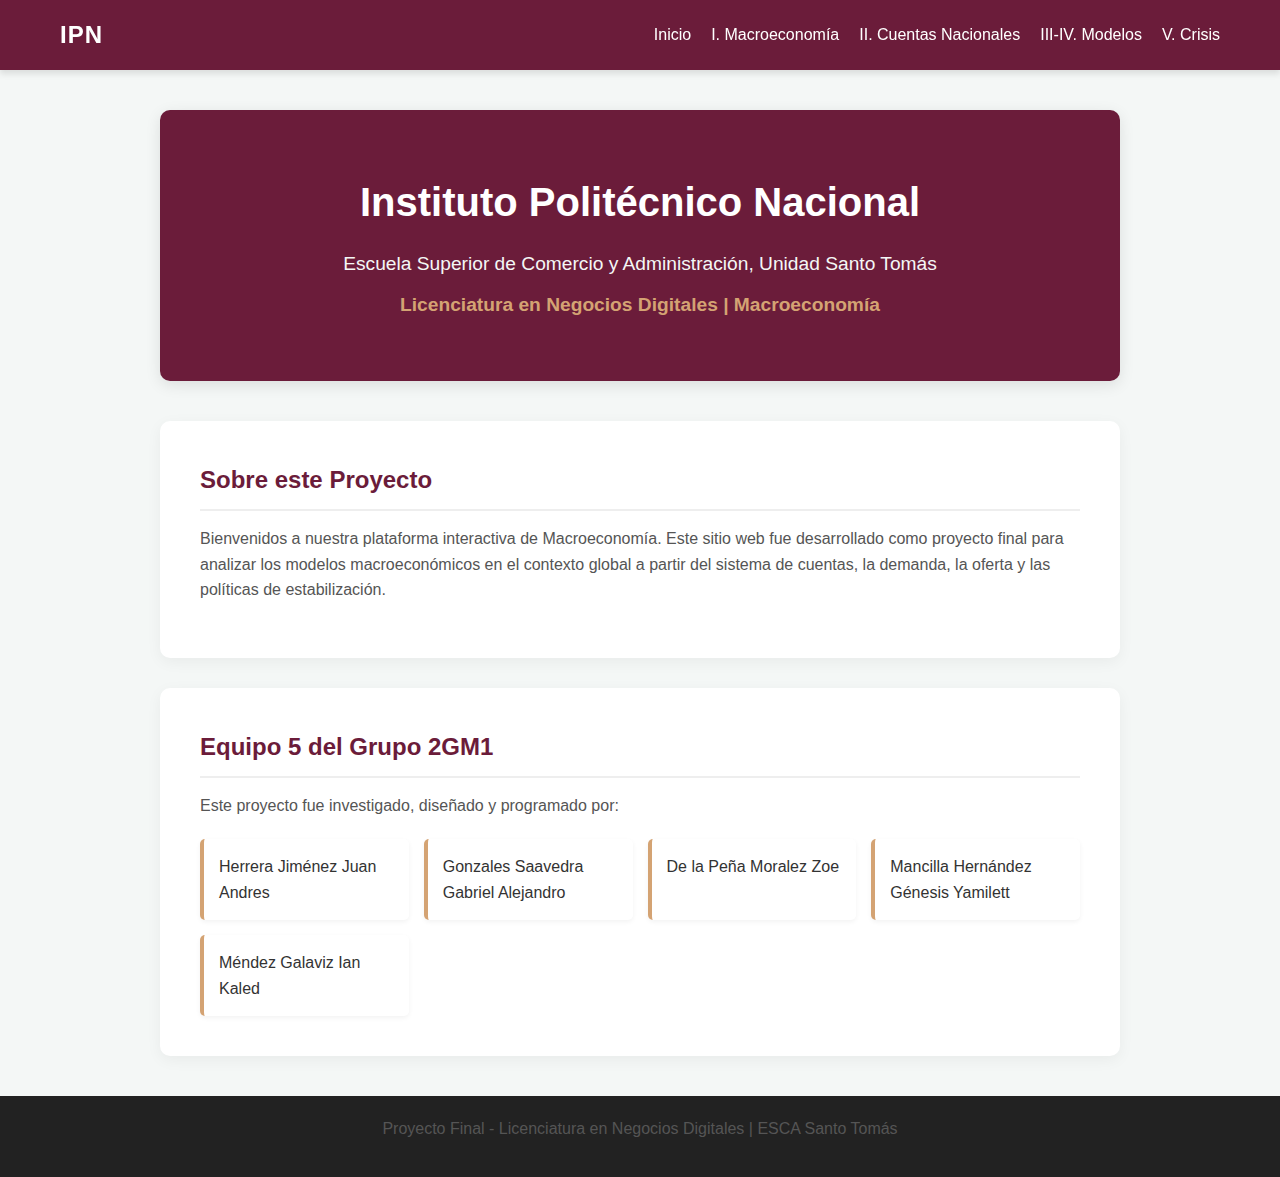
<file: index.html>
<!DOCTYPE html>
<html lang="es">
<head>
    <meta charset="UTF-8">
    <meta name="viewport" content="width=device-width, initial-scale=1.0">
    <title>Proyecto Final Macroeconomía | IPN</title>
    <link rel="stylesheet" href="styles.css">
    <style>
        .hero { text-align: center; padding: 60px 20px; background-color: #6B1C3A; color: white; border-radius: 10px; margin-bottom: 40px; box-shadow: 0 4px 15px rgba(0,0,0,0.1); }
        .hero h1 { font-size: 2.5rem; margin-bottom: 15px; color: white; border: none; }
        .hero p { font-size: 1.2rem; color: #f4f7f6; max-width: 800px; margin: 0 auto; }
        .equipo-grid { display: grid; grid-template-columns: repeat(auto-fit, minmax(200px, 1fr)); gap: 15px; margin-top: 20px; }
        .miembro { background: #fff; padding: 15px; border-left: 4px solid #D4A373; border-radius: 5px; box-shadow: 0 2px 5px rgba(0,0,0,0.05); font-weight: 500; color: #333; }
    </style>
</head>
<header>
        <nav>
            <div class="logo">IPN</div>
            <ul>
                <li><a href="index.html">Inicio</a></li>
                <li><a href="unidad1.html">I. Macroeconomía</a></li>
                <li><a href="unidad2.html">II. Cuentas Nacionales</a></li>
                <li><a href="unidad3.html">III-IV. Modelos</a></li>
                <li><a href="unidad5.html">V. Crisis</a></li>
            </ul>
        </nav>
    </header>
<body>

    <div id="header-container"></div>

    <main>
        <section class="hero">
            <h1>Instituto Politécnico Nacional</h1>
            <p>Escuela Superior de Comercio y Administración, Unidad Santo Tomás</p>
            <p style="margin-top: 10px; font-weight: bold; color: #D4A373;">Licenciatura en Negocios Digitales | Macroeconomía</p>
        </section>

        <section id="contexto">
            <h2>Sobre este Proyecto</h2>
            <p>Bienvenidos a nuestra plataforma interactiva de Macroeconomía. Este sitio web fue desarrollado como proyecto final para analizar los modelos macroeconómicos en el contexto global a partir del sistema de cuentas, la demanda, la oferta y las políticas de estabilización.</p>
        </section>

        <section id="equipo">
            <h2>Equipo 5 del Grupo 2GM1</h2>
            <p>Este proyecto fue investigado, diseñado y programado por:</p>
            <div class="equipo-grid">
                <div class="miembro">Herrera Jiménez Juan Andres</div>
                <div class="miembro">Gonzales Saavedra Gabriel Alejandro</div>
                <div class="miembro">De la Peña Moralez Zoe</div>
                <div class="miembro">Mancilla Hernández Génesis Yamilett</div>
                <div class="miembro">Méndez Galaviz Ian Kaled</div>
            </div>
        </section>
    </main>

    <div id="footer-container"></div>
    <footer>
        <p>Proyecto Final - Licenciatura en Negocios Digitales | ESCA Santo Tomás</p>
    </footer>
    <script src="app.js"></script>
</body>
</html>
</file>
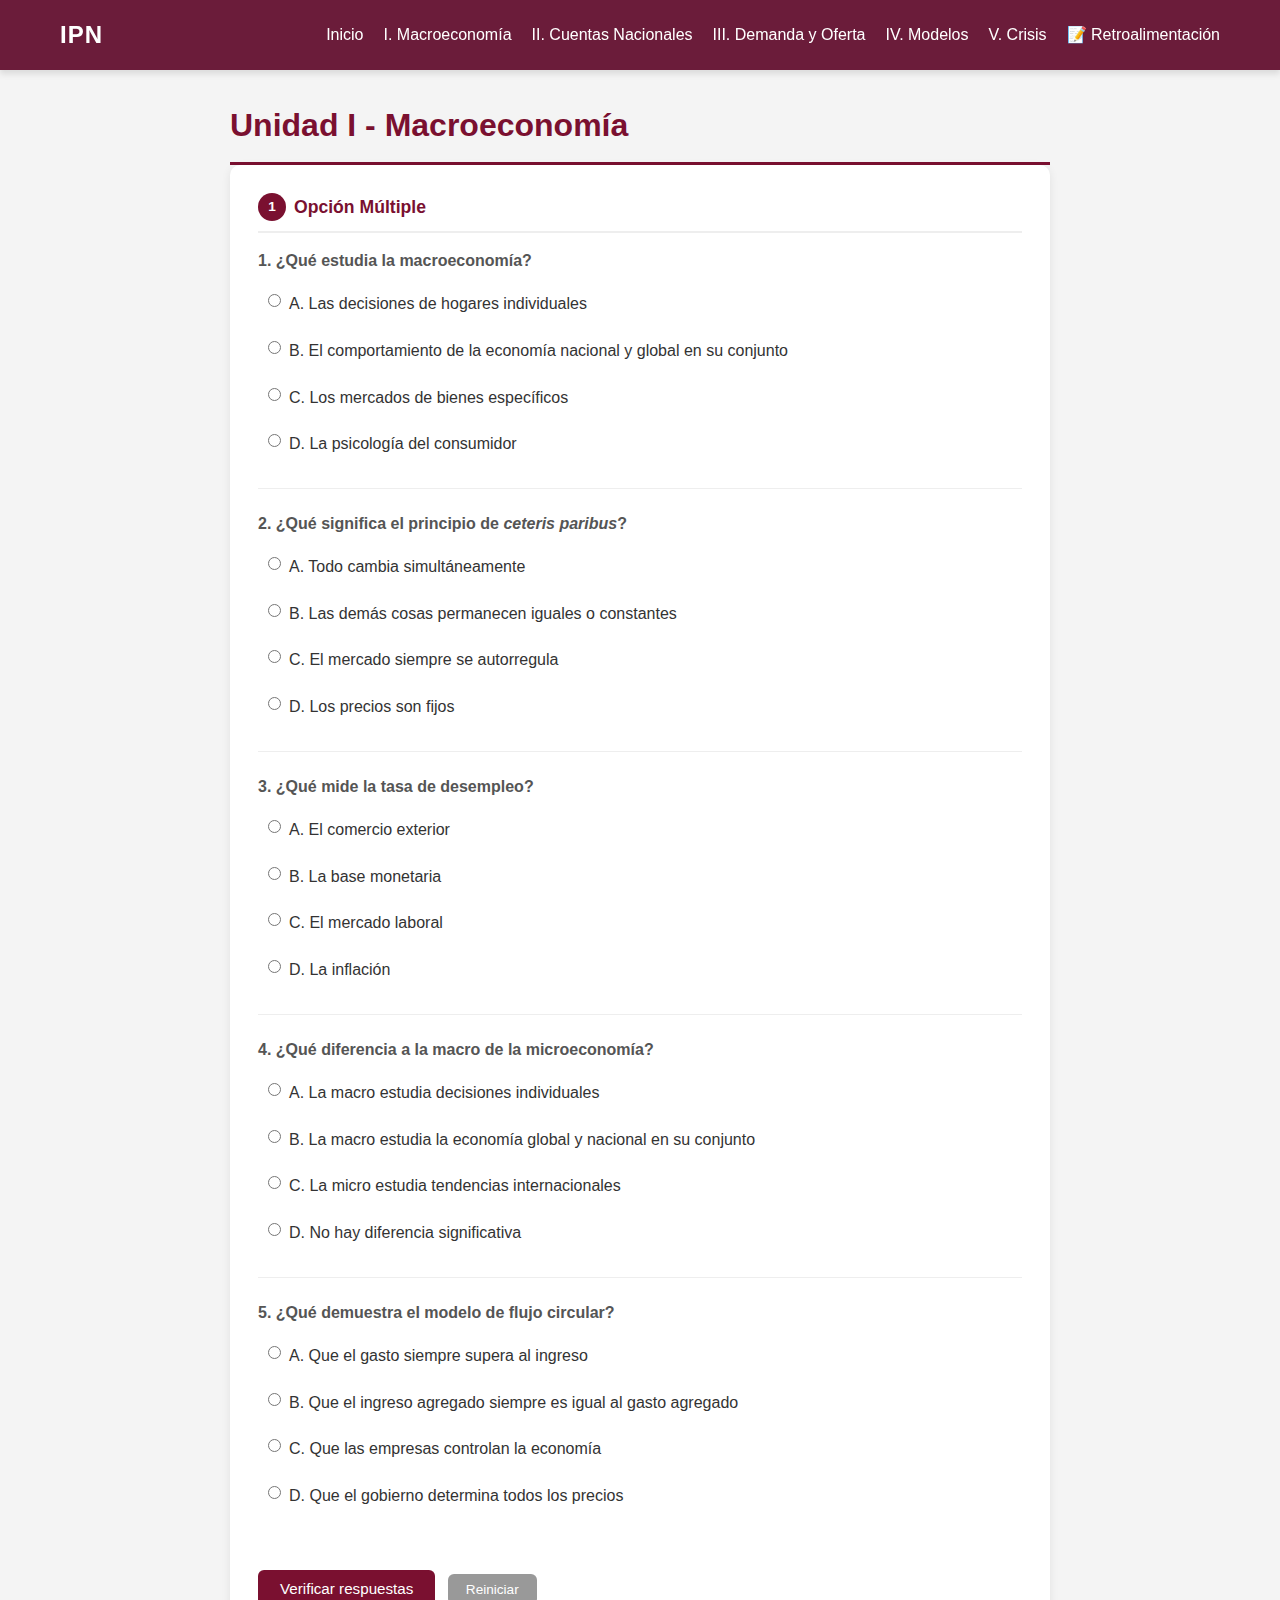
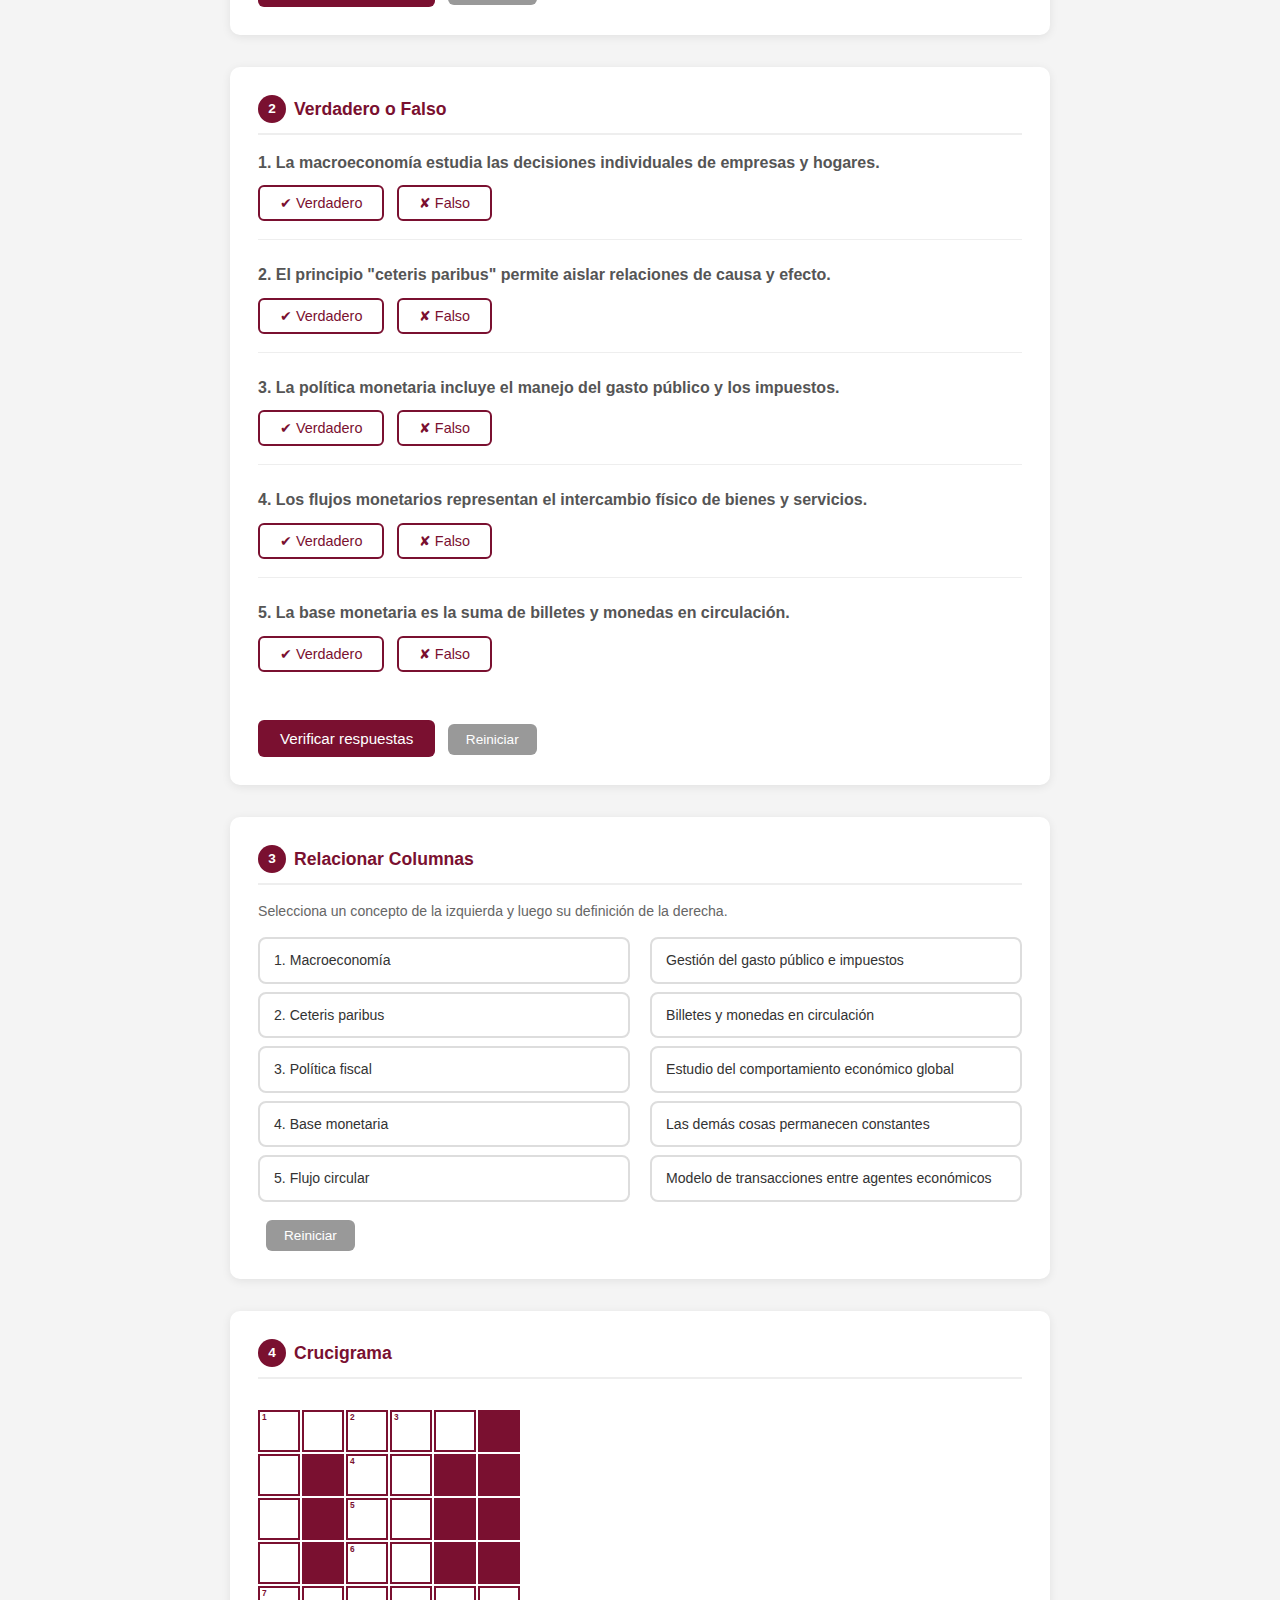
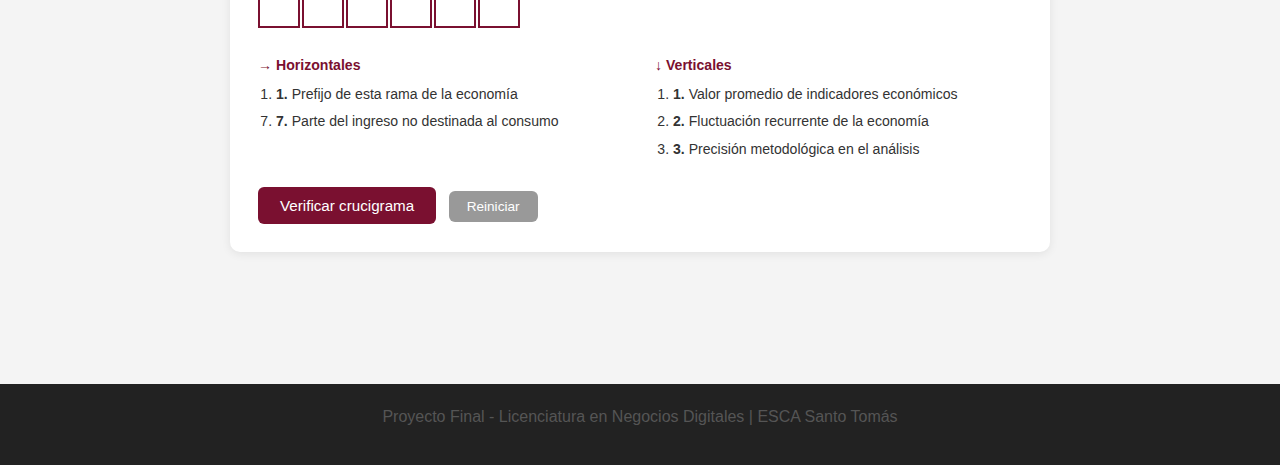
<file: quiz_unidad1.html>
<!DOCTYPE html>
<html lang="es">
<head>
<meta charset="UTF-8">
<meta name="viewport" content="width=device-width, initial-scale=1.0">
<title>Unidad I - Macroeconomía | Retroalimentación</title>
<link rel="stylesheet" href="styles.css">
<style>
  body { font-family: 'Segoe UI', sans-serif; background: #f4f4f4; color: #333; }
  .quiz-container { max-width: 860px; margin: 30px auto; padding: 0 20px 60px; }
  h1 { color: #7a1030; border-bottom: 3px solid #7a1030; padding-bottom: 10px; }
  .activity { background: white; border-radius: 10px; padding: 28px; margin-bottom: 32px; box-shadow: 0 2px 10px rgba(0,0,0,0.08); }
  .activity h2 { color: #7a1030; margin-top: 0; font-size: 1.1rem; display:flex; align-items:center; gap:8px; }
  .activity h2 span { background:#7a1030; color:white; border-radius:50%; width:28px; height:28px; display:inline-flex; align-items:center; justify-content:center; font-size:0.85rem; flex-shrink:0; }
  .question { margin-bottom: 22px; padding-bottom: 18px; border-bottom: 1px solid #eee; }
  .question:last-of-type { border-bottom: none; }
  .question p { font-weight: 600; margin-bottom: 10px; }
  .options label { display: flex; align-items: flex-start; gap: 8px; padding: 8px 10px; border-radius: 6px; cursor: pointer; transition: background 0.15s; margin-bottom: 5px; }
  .options label:hover { background: #f9f2f4; }
  .options input[type=radio] { margin-top: 3px; accent-color: #7a1030; flex-shrink:0; }
  .feedback { margin-top: 8px; padding: 8px 12px; border-radius: 6px; font-size: 0.88rem; display: none; }
  .feedback.correct { background: #e8f5e9; color: #2e7d32; border-left: 4px solid #4caf50; }
  .feedback.incorrect { background: #fce4ec; color: #b71c1c; border-left: 4px solid #f44336; }
  .btn-check { background: #7a1030; color: white; border: none; padding: 10px 22px; border-radius: 6px; cursor: pointer; font-size: 0.95rem; margin-top: 8px; }
  .btn-check:hover { background: #5a0c22; }
  .btn-reset { background: #999; color: white; border: none; padding: 8px 18px; border-radius: 6px; cursor: pointer; font-size: 0.85rem; margin-left: 8px; }
  .score-box { background: #7a1030; color: white; padding: 14px 20px; border-radius: 8px; margin-top: 18px; font-weight: bold; display: none; text-align:center; font-size:1.05rem; }
  /* TF */
  .tf-btn { padding: 8px 20px; border: 2px solid #7a1030; border-radius: 6px; cursor: pointer; font-size: 0.9rem; background: white; color: #7a1030; margin-right: 8px; transition: all 0.15s; }
  .tf-btn:hover, .tf-btn.selected { background: #7a1030; color: white; }
  /* MATCH */
  .match-container { display: flex; gap: 20px; }
  .match-col { flex: 1; }
  .match-item { padding: 10px 14px; border: 2px solid #ddd; border-radius: 8px; margin-bottom: 8px; cursor: pointer; transition: all 0.15s; font-size: 0.88rem; background: white; }
  .match-item:hover { border-color: #7a1030; }
  .match-item.selected { border-color: #7a1030; background: #f9f2f4; }
  .match-item.matched-correct { border-color: #4caf50; background: #e8f5e9; cursor: default; }
  .match-item.matched-wrong { border-color: #f44336; background: #fce4ec; }
  .match-score { font-weight: bold; margin-top: 10px; color: #7a1030; }
  /* CROSSWORD */
  .cw-grid { display: inline-grid; gap: 2px; margin: 16px 0; }
  .cw-cell { width: 42px; height: 42px; border: 2px solid #7a1030; display: flex; align-items: center; justify-content: center; position: relative; background: white; font-size: 1rem; }
  .cw-cell.black { background: #7a1030; border-color: #7a1030; }
  .cw-cell input { width: 100%; height: 100%; border: none; text-align: center; font-size: 1.1rem; font-weight: bold; text-transform: uppercase; background: transparent; outline: none; color: #333; }
  .cw-cell.correct-cell { background: #e8f5e9; }
  .cw-cell.wrong-cell { background: #fce4ec; }
  .cw-num { position: absolute; top: 1px; left: 2px; font-size: 0.52rem; color: #7a1030; font-weight: bold; line-height: 1; }
  .cw-clues { display: flex; gap: 30px; margin-top: 10px; font-size: 0.88rem; }
  .cw-clues div { flex: 1; }
  .cw-clues h4 { color: #7a1030; margin: 0 0 6px; }
  .cw-clues ol { margin: 0; padding-left: 18px; }
  .cw-clues li { margin-bottom: 5px; }
</style>
</head>
<body>
<div id="site-header"></div>
<div class="quiz-container">
  <h1>Unidad I - Macroeconomía</h1>

  <!-- ACTIVIDAD 1: OPCIÓN MÚLTIPLE -->
  <div class="activity" id="act1">
    <h2><span>1</span> Opción Múltiple</h2>
    <div id="mc-questions"></div>
    <div style="margin-top:10px;">
      <button class="btn-check" onclick="checkMC()">Verificar respuestas</button>
      <button class="btn-reset" onclick="resetMC()">Reiniciar</button>
    </div>
    <div class="score-box" id="mc-score"></div>
  </div>

  <!-- ACTIVIDAD 2: VERDADERO O FALSO -->
  <div class="activity" id="act2">
    <h2><span>2</span> Verdadero o Falso</h2>
    <div id="tf-questions"></div>
    <div style="margin-top:10px;">
      <button class="btn-check" onclick="checkTF()">Verificar respuestas</button>
      <button class="btn-reset" onclick="resetTF()">Reiniciar</button>
    </div>
    <div class="score-box" id="tf-score"></div>
  </div>

  <!-- ACTIVIDAD 3: RELACIONAR COLUMNAS -->
  <div class="activity" id="act3">
    <h2><span>3</span> Relacionar Columnas</h2>
    <p style="font-size:0.88rem;color:#666;margin-top:0;">Selecciona un concepto de la izquierda y luego su definición de la derecha.</p>
    <div class="match-container">
      <div class="match-col" id="match-left"></div>
      <div class="match-col" id="match-right"></div>
    </div>
    <div class="match-score" id="match-score"></div>
    <div style="margin-top:10px;">
      <button class="btn-reset" onclick="resetMatch()">Reiniciar</button>
    </div>
  </div>

  <!-- ACTIVIDAD 4: CRUCIGRAMA -->
  <div class="activity" id="act4">
    <h2><span>4</span> Crucigrama</h2>
    <div id="cw-grid-container"></div>
    <div class="cw-clues" id="cw-clues-container"></div>
    <div style="margin-top:14px;">
      <button class="btn-check" onclick="checkCW()">Verificar crucigrama</button>
      <button class="btn-reset" onclick="resetCW()">Reiniciar</button>
    </div>
    <div class="score-box" id="cw-score"></div>
  </div>
</div>

<script>
// ========== DATA ==========
const mcData = [{"q": "¿Qué estudia la macroeconomía?", "opts": ["Las decisiones de hogares individuales", "El comportamiento de la economía nacional y global en su conjunto", "Los mercados de bienes específicos", "La psicología del consumidor"], "ans": 1}, {"q": "¿Qué significa el principio de <em>ceteris paribus</em>?", "opts": ["Todo cambia simultáneamente", "Las demás cosas permanecen iguales o constantes", "El mercado siempre se autorregula", "Los precios son fijos"], "ans": 1}, {"q": "¿Qué mide la tasa de desempleo?", "opts": ["El comercio exterior", "La base monetaria", "El mercado laboral", "La inflación"], "ans": 2}, {"q": "¿Qué diferencia a la macro de la microeconomía?", "opts": ["La macro estudia decisiones individuales", "La macro estudia la economía global y nacional en su conjunto", "La micro estudia tendencias internacionales", "No hay diferencia significativa"], "ans": 1}, {"q": "¿Qué demuestra el modelo de flujo circular?", "opts": ["Que el gasto siempre supera al ingreso", "Que el ingreso agregado siempre es igual al gasto agregado", "Que las empresas controlan la economía", "Que el gobierno determina todos los precios"], "ans": 1}];
const tfData = [{"q": "La macroeconomía estudia las decisiones individuales de empresas y hogares.", "ans": false, "exp": "Falso. Eso es la microeconomía. La macro estudia la economía en su conjunto."}, {"q": "El principio \"ceteris paribus\" permite aislar relaciones de causa y efecto.", "ans": true, "exp": "Correcto. Al mantener constantes las demás variables, se puede analizar una relación específica."}, {"q": "La política monetaria incluye el manejo del gasto público y los impuestos.", "ans": false, "exp": "Falso. Eso corresponde a la política fiscal. La política monetaria maneja las tasas de interés y el dinero."}, {"q": "Los flujos monetarios representan el intercambio físico de bienes y servicios.", "ans": false, "exp": "Falso. Los flujos reales representan el intercambio físico. Los monetarios representan el dinero."}, {"q": "La base monetaria es la suma de billetes y monedas en circulación.", "ans": true, "exp": "Correcto. La base monetaria comprende el efectivo en circulación y las reservas bancarias."}];
const matchLeft = ["Macroeconomía", "Ceteris paribus", "Política fiscal", "Base monetaria", "Flujo circular"];
const matchRight = ["Estudio del comportamiento económico global", "Las demás cosas permanecen constantes", "Gestión del gasto público e impuestos", "Billetes y monedas en circulación", "Modelo de transacciones entre agentes económicos"];
const matchAns = [0, 1, 2, 3, 4];
const cwGrid = [["M", "A", "C", "R", "O", null], ["E", null, "I", "I", null, null], ["D", null, "C", "G", null, null], ["I", null, "L", "O", null, null], ["A", "H", "O", "R", "R", "O"]];
const cwCluesAcross = [[0, "Prefijo de esta rama de la economía"], [4, "Parte del ingreso no destinada al consumo"]];
const cwCluesDown = [[0, "Valor promedio de indicadores económicos"], [2, "Fluctuación recurrente de la economía"], [3, "Precisión metodológica en el análisis"]];
const cwWordsAcross = {"0": "MACRO", "4": "AHORRO"};
const cwWordsDown = {"0": "MEDIA", "2": "CICLO", "3": "RIGOR"};

// ========== MC ==========
function buildMC() {
  const container = document.getElementById('mc-questions');
  container.innerHTML = '';
  mcData.forEach((q, i) => {
    let optsHTML = q.opts.map((o, j) => `
      <label>
        <input type="radio" name="mc${i}" value="${j}">
        ${String.fromCharCode(65+j)}. ${o}
      </label>`).join('');
    container.innerHTML += `
      <div class="question" id="mc-q${i}">
        <p>${i+1}. ${q.q}</p>
        <div class="options">${optsHTML}</div>
        <div class="feedback" id="mc-fb${i}"></div>
      </div>`;
  });
}
function checkMC() {
  let score = 0;
  mcData.forEach((q, i) => {
    const sel = document.querySelector(`input[name="mc${i}"]:checked`);
    const fb = document.getElementById(`mc-fb${i}`);
    if (!sel) { fb.textContent = '⚠️ Selecciona una opción.'; fb.className='feedback incorrect'; fb.style.display='block'; return; }
    const val = parseInt(sel.value);
    if (val === q.ans) {
      fb.textContent = '✅ ¡Correcto!';
      fb.className = 'feedback correct';
      score++;
    } else {
      fb.textContent = `❌ Incorrecto. La respuesta correcta es: ${String.fromCharCode(65+q.ans)}. ${q.opts[q.ans]}`;
      fb.className = 'feedback incorrect';
    }
    fb.style.display = 'block';
  });
  const sc = document.getElementById('mc-score');
  sc.textContent = `Puntaje final: ${score} / ${mcData.length} (${Math.round(score/mcData.length*100)}%)`;
  sc.style.display = 'block';
}
function resetMC() {
  document.querySelectorAll('input[type=radio]').forEach(r => r.checked = false);
  document.querySelectorAll('[id^=mc-fb]').forEach(f => { f.style.display='none'; f.textContent=''; });
  document.getElementById('mc-score').style.display = 'none';
}

// ========== TF ==========
function buildTF() {
  const container = document.getElementById('tf-questions');
  container.innerHTML = '';
  tfData.forEach((q, i) => {
    container.innerHTML += `
      <div class="question" id="tf-q${i}">
        <p>${i+1}. ${q.q}</p>
        <div>
          <button class="tf-btn" id="tf-v${i}" onclick="selectTF(${i}, true)">✔ Verdadero</button>
          <button class="tf-btn" id="tf-f${i}" onclick="selectTF(${i}, false)">✘ Falso</button>
        </div>
        <div class="feedback" id="tf-fb${i}"></div>
      </div>`;
  });
}
const tfAnswers = {};
function selectTF(i, val) {
  tfAnswers[i] = val;
  document.getElementById(`tf-v${i}`).classList.toggle('selected', val === true);
  document.getElementById(`tf-f${i}`).classList.toggle('selected', val === false);
}
function checkTF() {
  let score = 0;
  tfData.forEach((q, i) => {
    const fb = document.getElementById(`tf-fb${i}`);
    if (tfAnswers[i] === undefined) { fb.textContent='⚠️ Selecciona una opción.'; fb.className='feedback incorrect'; fb.style.display='block'; return; }
    if (tfAnswers[i] === q.ans) {
      fb.textContent = `✅ ¡Correcto! ${q.exp}`;
      fb.className = 'feedback correct';
      score++;
    } else {
      fb.textContent = `❌ Incorrecto. ${q.exp}`;
      fb.className = 'feedback incorrect';
    }
    fb.style.display = 'block';
  });
  const sc = document.getElementById('tf-score');
  sc.textContent = `Puntaje final: ${score} / ${tfData.length} (${Math.round(score/tfData.length*100)}%)`;
  sc.style.display = 'block';
}
function resetTF() {
  Object.keys(tfAnswers).forEach(k => delete tfAnswers[k]);
  document.querySelectorAll('.tf-btn').forEach(b => b.classList.remove('selected'));
  document.querySelectorAll('[id^=tf-fb]').forEach(f => { f.style.display='none'; f.textContent=''; });
  document.getElementById('tf-score').style.display = 'none';
}

// ========== MATCH ==========
let selectedLeft = null;
const matchedPairs = {};
function buildMatch() {
  const leftContainer = document.getElementById('match-left');
  const rightContainer = document.getElementById('match-right');
  leftContainer.innerHTML = '';
  rightContainer.innerHTML = '';
  const rightOrder = [...Array(matchRight.length).keys()].sort(() => Math.random()-0.5);
  matchLeft.forEach((t, i) => {
    leftContainer.innerHTML += `<div class="match-item" id="ml${i}" onclick="selectLeft(${i})">${i+1}. ${t}</div>`;
  });
  rightOrder.forEach(ri => {
    rightContainer.innerHTML += `<div class="match-item" id="mr${ri}" data-idx="${ri}" onclick="selectRight(${ri})">${matchRight[ri]}</div>`;
  });
}
function selectLeft(i) {
  if (matchedPairs[i] !== undefined) return;
  document.querySelectorAll('#match-left .match-item').forEach(el => el.classList.remove('selected'));
  selectedLeft = i;
  document.getElementById(`ml${i}`).classList.add('selected');
}
function selectRight(ri) {
  if (selectedLeft === null) return;
  const expectedRight = matchAns[selectedLeft];
  const leftEl = document.getElementById(`ml${selectedLeft}`);
  const rightEl = document.getElementById(`mr${ri}`);
  if (ri === expectedRight) {
    leftEl.classList.remove('selected'); leftEl.classList.add('matched-correct');
    rightEl.classList.add('matched-correct');
    matchedPairs[selectedLeft] = ri;
  } else {
    leftEl.classList.remove('selected'); leftEl.classList.add('matched-wrong');
    rightEl.classList.add('matched-wrong');
    setTimeout(() => { leftEl.classList.remove('matched-wrong'); rightEl.classList.remove('matched-wrong'); }, 900);
  }
  selectedLeft = null;
  const correct = Object.keys(matchedPairs).length;
  if (correct === matchLeft.length) {
    document.getElementById('match-score').textContent = `✅ ¡Completado! ${correct} / ${matchLeft.length} correctos.`;
  } else {
    document.getElementById('match-score').textContent = `${correct} / ${matchLeft.length} emparejados correctamente`;
  }
}
function resetMatch() {
  Object.keys(matchedPairs).forEach(k => delete matchedPairs[k]);
  selectedLeft = null;
  document.getElementById('match-score').textContent = '';
  buildMatch();
}

// ========== CROSSWORD ==========
function buildCW() {
  const rows = cwGrid.length;
  const cols = cwGrid[0].length;
  const container = document.getElementById('cw-grid-container');
  const grid = document.createElement('div');
  grid.className = 'cw-grid';
  grid.style.gridTemplateColumns = `repeat(${cols}, 42px)`;
  // Assign numbers
  const numbers = {};
  let num = 1;
  for (let r=0; r<rows; r++) {
    for (let c=0; c<cols; c++) {
      if (cwGrid[r][c] === null) continue;
      const startAcross = (c===0 || cwGrid[r][c-1]===null) && c+1<cols && cwGrid[r][c+1]!==null;
      const startDown = (r===0 || cwGrid[r-1][c]===null) && r+1<rows && cwGrid[r+1][c]!==null;
      if (startAcross || startDown) { numbers[`${r},${c}`] = num++; }
    }
  }
  for (let r=0; r<rows; r++) {
    for (let c=0; c<cols; c++) {
      const cell = document.createElement('div');
      cell.className = 'cw-cell';
      cell.id = `cw-${r}-${c}`;
      if (cwGrid[r][c] === null) {
        cell.classList.add('black');
      } else {
        if (numbers[`${r},${c}`]) {
          const numSpan = document.createElement('span');
          numSpan.className = 'cw-num';
          numSpan.textContent = numbers[`${r},${c}`];
          cell.appendChild(numSpan);
        }
        const inp = document.createElement('input');
        inp.type = 'text'; inp.maxLength = 1;
        inp.id = `cwi-${r}-${c}`;
        inp.addEventListener('input', e => { e.target.value = e.target.value.toUpperCase().replace(/[^A-ZÁÉÍÓÚ]/g,''); });
        inp.addEventListener('keydown', e => { if(e.key==='Backspace') e.target.value=''; });
        cell.appendChild(inp);
      }
      grid.appendChild(cell);
    }
  }
  container.appendChild(grid);
  // Build clues
  const cluesDiv = document.getElementById('cw-clues-container');
  let acrossHTML = '<h4>→ Horizontales</h4><ol>';
  cwCluesAcross.forEach(([startRow, clue]) => {
    let startCol = 0;
    for (let c = 0; c < cwGrid[startRow].length; c++) {
      if (cwGrid[startRow][c] !== null && (c === 0 || cwGrid[startRow][c-1] === null)) {
        startCol = c; break;
      }
    }
    const n = numbers[`${startRow},${startCol}`] || '?';
    acrossHTML += `<li value="${n}"><strong>${n}.</strong> ${clue}</li>`;
  });
  acrossHTML += '</ol>';
  let downHTML = '<h4>↓ Verticales</h4><ol>';
  cwCluesDown.forEach(([startCol, clue]) => {
    let startRow = 0;
    for (let r = 0; r < cwGrid.length; r++) {
      if (cwGrid[r][startCol] !== null && (r === 0 || cwGrid[r-1][startCol] === null)) {
        startRow = r; break;
      }
    }
    const n = numbers[`${startRow},${startCol}`] || '?';
    downHTML += `<li value="${n}"><strong>${n}.</strong> ${clue}</li>`;
  });
  downHTML += '</ol>';
  cluesDiv.innerHTML = `<div>${acrossHTML}</div><div>${downHTML}</div>`;
}
function checkCW() {
  const rows = cwGrid.length;
  const cols = cwGrid[0].length;
  let correct = 0, total = 0;
  for (let r=0; r<rows; r++) {
    for (let c=0; c<cols; c++) {
      if (cwGrid[r][c] === null) continue;
      total++;
      const inp = document.getElementById(`cwi-${r}-${c}`);
      const cell = document.getElementById(`cw-${r}-${c}`);
      cell.classList.remove('correct-cell','wrong-cell');
      if (inp.value.toUpperCase() === cwGrid[r][c].toUpperCase()) {
        cell.classList.add('correct-cell'); correct++;
      } else {
        cell.classList.add('wrong-cell');
      }
    }
  }
  const sc = document.getElementById('cw-score');
  sc.textContent = `Puntaje: ${correct} / ${total} letras correctas (${Math.round(correct/total*100)}%)`;
  sc.style.display = 'block';
}
function resetCW() {
  document.querySelectorAll('[id^=cwi-]').forEach(i => i.value='');
  document.querySelectorAll('.cw-cell').forEach(c => c.classList.remove('correct-cell','wrong-cell'));
  document.getElementById('cw-score').style.display='none';
}

// ========== INIT ==========
buildMC();
buildTF();
buildMatch();
buildCW();
</script>
<div id="site-footer"></div>
    <script src="components.js"></script>
</body>
</html>
</file>
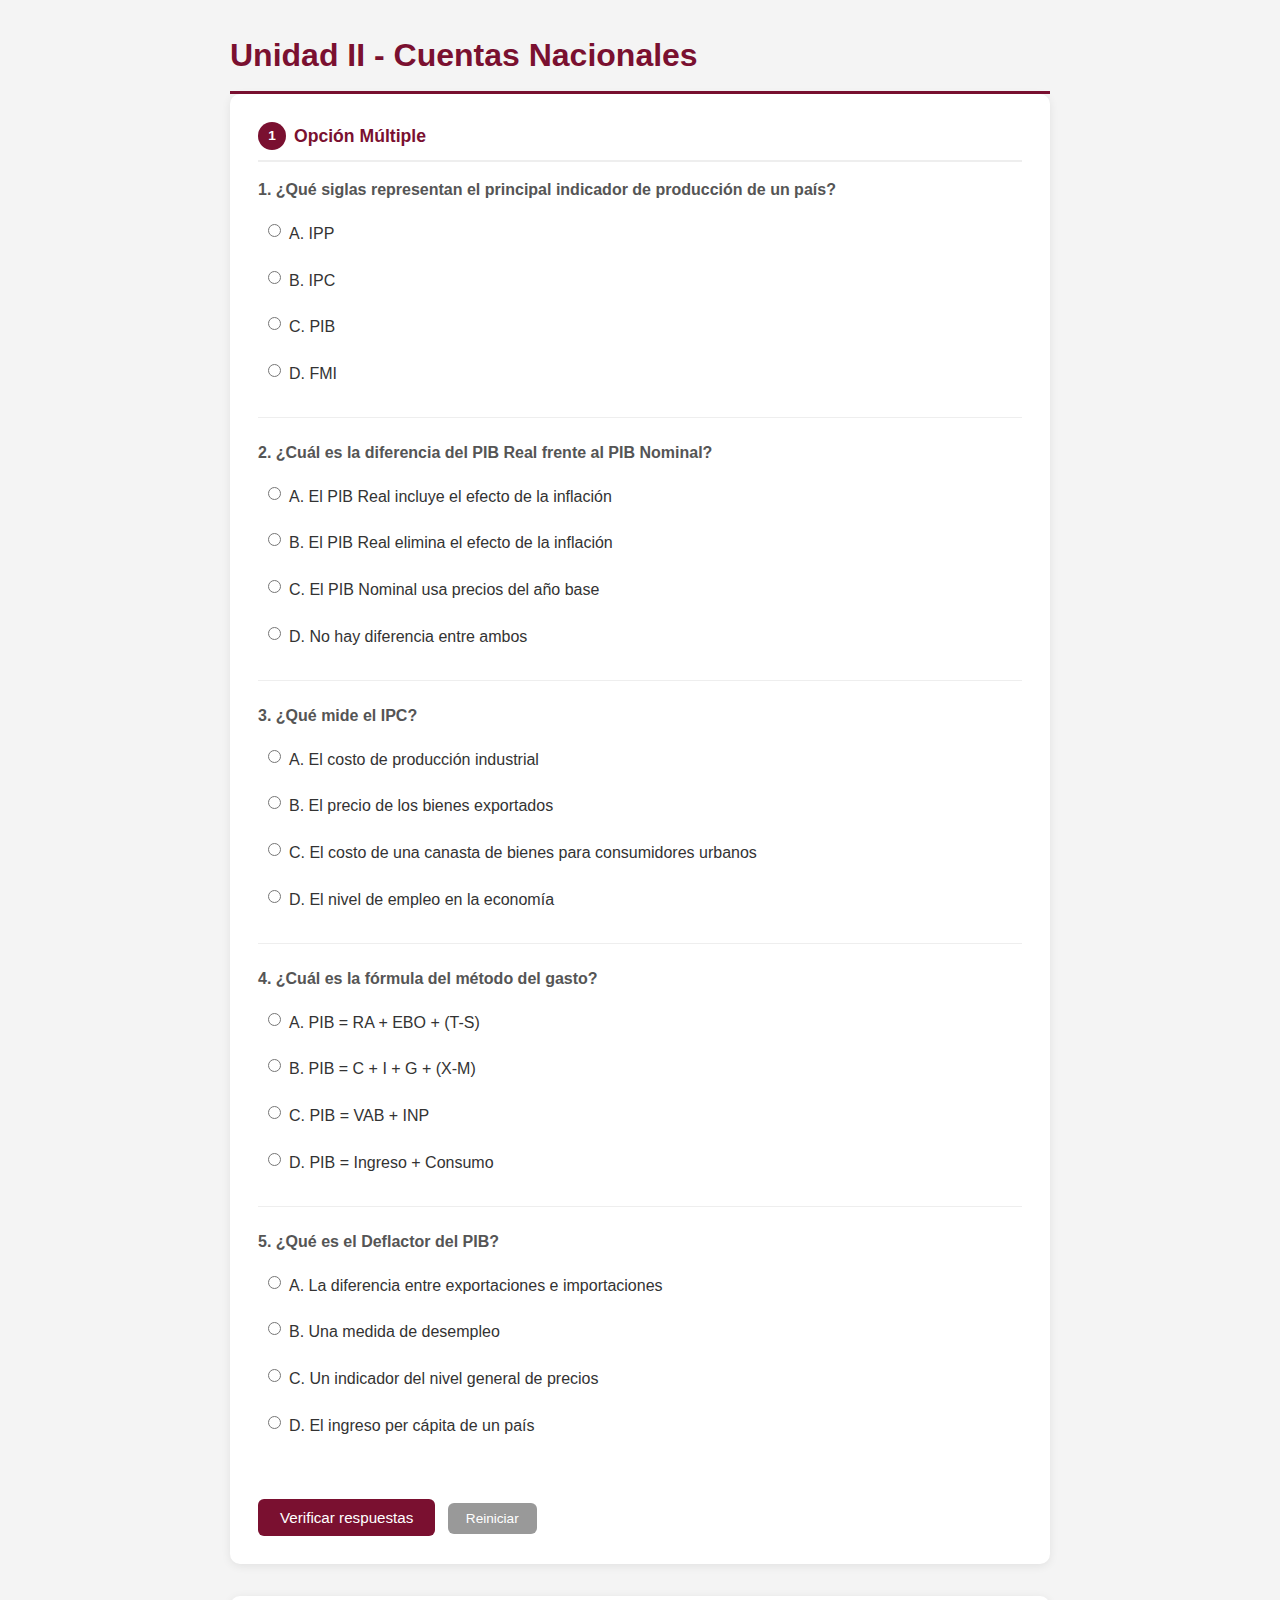
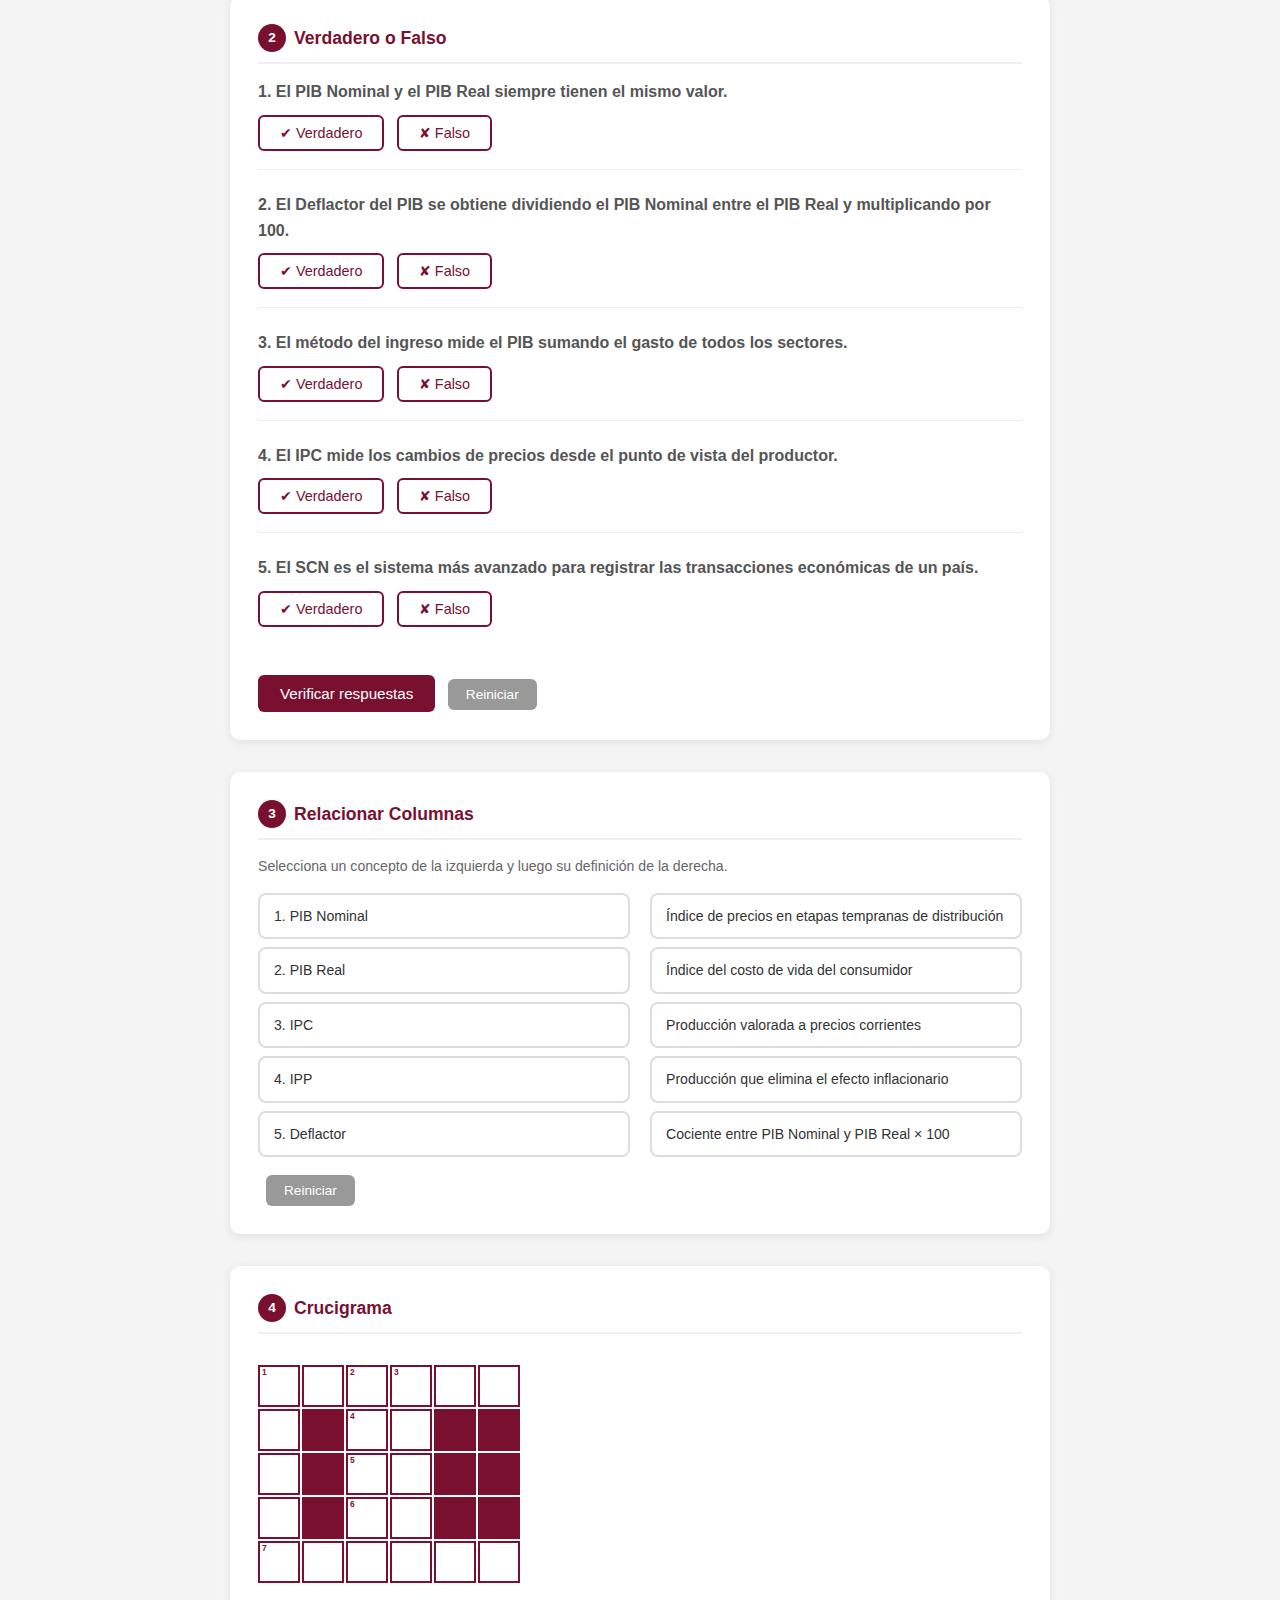
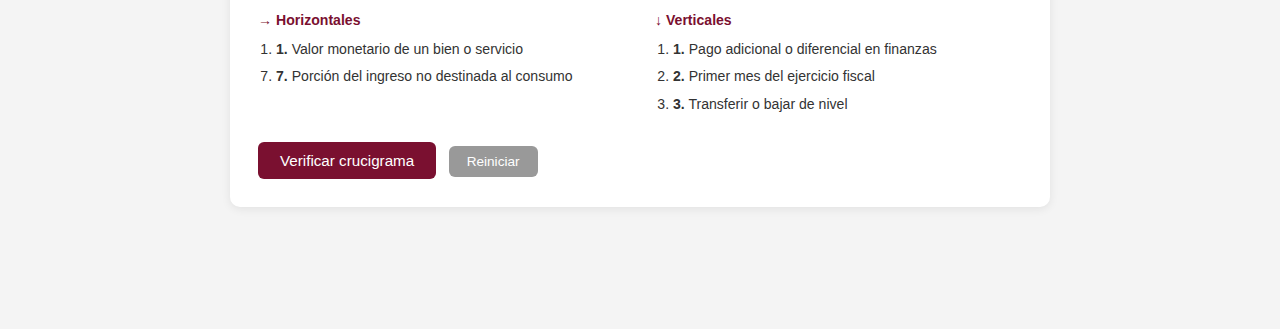
<file: quiz_unidad2.html>
<!DOCTYPE html>
<html lang="es">
<head>
<meta charset="UTF-8">
<meta name="viewport" content="width=device-width, initial-scale=1.0">
<title>Unidad II - Cuentas Nacionales | Retroalimentación</title>
<link rel="stylesheet" href="styles.css">
<style>
  body { font-family: 'Segoe UI', sans-serif; background: #f4f4f4; color: #333; }
  .quiz-container { max-width: 860px; margin: 30px auto; padding: 0 20px 60px; }
  h1 { color: #7a1030; border-bottom: 3px solid #7a1030; padding-bottom: 10px; }
  .activity { background: white; border-radius: 10px; padding: 28px; margin-bottom: 32px; box-shadow: 0 2px 10px rgba(0,0,0,0.08); }
  .activity h2 { color: #7a1030; margin-top: 0; font-size: 1.1rem; display:flex; align-items:center; gap:8px; }
  .activity h2 span { background:#7a1030; color:white; border-radius:50%; width:28px; height:28px; display:inline-flex; align-items:center; justify-content:center; font-size:0.85rem; flex-shrink:0; }
  .question { margin-bottom: 22px; padding-bottom: 18px; border-bottom: 1px solid #eee; }
  .question:last-of-type { border-bottom: none; }
  .question p { font-weight: 600; margin-bottom: 10px; }
  .options label { display: flex; align-items: flex-start; gap: 8px; padding: 8px 10px; border-radius: 6px; cursor: pointer; transition: background 0.15s; margin-bottom: 5px; }
  .options label:hover { background: #f9f2f4; }
  .options input[type=radio] { margin-top: 3px; accent-color: #7a1030; flex-shrink:0; }
  .feedback { margin-top: 8px; padding: 8px 12px; border-radius: 6px; font-size: 0.88rem; display: none; }
  .feedback.correct { background: #e8f5e9; color: #2e7d32; border-left: 4px solid #4caf50; }
  .feedback.incorrect { background: #fce4ec; color: #b71c1c; border-left: 4px solid #f44336; }
  .btn-check { background: #7a1030; color: white; border: none; padding: 10px 22px; border-radius: 6px; cursor: pointer; font-size: 0.95rem; margin-top: 8px; }
  .btn-check:hover { background: #5a0c22; }
  .btn-reset { background: #999; color: white; border: none; padding: 8px 18px; border-radius: 6px; cursor: pointer; font-size: 0.85rem; margin-left: 8px; }
  .score-box { background: #7a1030; color: white; padding: 14px 20px; border-radius: 8px; margin-top: 18px; font-weight: bold; display: none; text-align:center; font-size:1.05rem; }
  /* TF */
  .tf-btn { padding: 8px 20px; border: 2px solid #7a1030; border-radius: 6px; cursor: pointer; font-size: 0.9rem; background: white; color: #7a1030; margin-right: 8px; transition: all 0.15s; }
  .tf-btn:hover, .tf-btn.selected { background: #7a1030; color: white; }
  /* MATCH */
  .match-container { display: flex; gap: 20px; }
  .match-col { flex: 1; }
  .match-item { padding: 10px 14px; border: 2px solid #ddd; border-radius: 8px; margin-bottom: 8px; cursor: pointer; transition: all 0.15s; font-size: 0.88rem; background: white; }
  .match-item:hover { border-color: #7a1030; }
  .match-item.selected { border-color: #7a1030; background: #f9f2f4; }
  .match-item.matched-correct { border-color: #4caf50; background: #e8f5e9; cursor: default; }
  .match-item.matched-wrong { border-color: #f44336; background: #fce4ec; }
  .match-score { font-weight: bold; margin-top: 10px; color: #7a1030; }
  /* CROSSWORD */
  .cw-grid { display: inline-grid; gap: 2px; margin: 16px 0; }
  .cw-cell { width: 42px; height: 42px; border: 2px solid #7a1030; display: flex; align-items: center; justify-content: center; position: relative; background: white; font-size: 1rem; }
  .cw-cell.black { background: #7a1030; border-color: #7a1030; }
  .cw-cell input { width: 100%; height: 100%; border: none; text-align: center; font-size: 1.1rem; font-weight: bold; text-transform: uppercase; background: transparent; outline: none; color: #333; }
  .cw-cell.correct-cell { background: #e8f5e9; }
  .cw-cell.wrong-cell { background: #fce4ec; }
  .cw-num { position: absolute; top: 1px; left: 2px; font-size: 0.52rem; color: #7a1030; font-weight: bold; line-height: 1; }
  .cw-clues { display: flex; gap: 30px; margin-top: 10px; font-size: 0.88rem; }
  .cw-clues div { flex: 1; }
  .cw-clues h4 { color: #7a1030; margin: 0 0 6px; }
  .cw-clues ol { margin: 0; padding-left: 18px; }
  .cw-clues li { margin-bottom: 5px; }
</style>
</head>
<body>
<div class="quiz-container">
  <h1>Unidad II - Cuentas Nacionales</h1>

  <!-- ACTIVIDAD 1: OPCIÓN MÚLTIPLE -->
  <div class="activity" id="act1">
    <h2><span>1</span> Opción Múltiple</h2>
    <div id="mc-questions"></div>
    <div style="margin-top:10px;">
      <button class="btn-check" onclick="checkMC()">Verificar respuestas</button>
      <button class="btn-reset" onclick="resetMC()">Reiniciar</button>
    </div>
    <div class="score-box" id="mc-score"></div>
  </div>

  <!-- ACTIVIDAD 2: VERDADERO O FALSO -->
  <div class="activity" id="act2">
    <h2><span>2</span> Verdadero o Falso</h2>
    <div id="tf-questions"></div>
    <div style="margin-top:10px;">
      <button class="btn-check" onclick="checkTF()">Verificar respuestas</button>
      <button class="btn-reset" onclick="resetTF()">Reiniciar</button>
    </div>
    <div class="score-box" id="tf-score"></div>
  </div>

  <!-- ACTIVIDAD 3: RELACIONAR COLUMNAS -->
  <div class="activity" id="act3">
    <h2><span>3</span> Relacionar Columnas</h2>
    <p style="font-size:0.88rem;color:#666;margin-top:0;">Selecciona un concepto de la izquierda y luego su definición de la derecha.</p>
    <div class="match-container">
      <div class="match-col" id="match-left"></div>
      <div class="match-col" id="match-right"></div>
    </div>
    <div class="match-score" id="match-score"></div>
    <div style="margin-top:10px;">
      <button class="btn-reset" onclick="resetMatch()">Reiniciar</button>
    </div>
  </div>

  <!-- ACTIVIDAD 4: CRUCIGRAMA -->
  <div class="activity" id="act4">
    <h2><span>4</span> Crucigrama</h2>
    <div id="cw-grid-container"></div>
    <div class="cw-clues" id="cw-clues-container"></div>
    <div style="margin-top:14px;">
      <button class="btn-check" onclick="checkCW()">Verificar crucigrama</button>
      <button class="btn-reset" onclick="resetCW()">Reiniciar</button>
    </div>
    <div class="score-box" id="cw-score"></div>
  </div>
</div>

<script>
// ========== DATA ==========
const mcData = [{"q": "¿Qué siglas representan el principal indicador de producción de un país?", "opts": ["IPP", "IPC", "PIB", "FMI"], "ans": 2}, {"q": "¿Cuál es la diferencia del PIB Real frente al PIB Nominal?", "opts": ["El PIB Real incluye el efecto de la inflación", "El PIB Real elimina el efecto de la inflación", "El PIB Nominal usa precios del año base", "No hay diferencia entre ambos"], "ans": 1}, {"q": "¿Qué mide el IPC?", "opts": ["El costo de producción industrial", "El precio de los bienes exportados", "El costo de una canasta de bienes para consumidores urbanos", "El nivel de empleo en la economía"], "ans": 2}, {"q": "¿Cuál es la fórmula del método del gasto?", "opts": ["PIB = RA + EBO + (T-S)", "PIB = C + I + G + (X-M)", "PIB = VAB + INP", "PIB = Ingreso + Consumo"], "ans": 1}, {"q": "¿Qué es el Deflactor del PIB?", "opts": ["La diferencia entre exportaciones e importaciones", "Una medida de desempleo", "Un indicador del nivel general de precios", "El ingreso per cápita de un país"], "ans": 2}];
const tfData = [{"q": "El PIB Nominal y el PIB Real siempre tienen el mismo valor.", "ans": false, "exp": "Falso. Solo coinciden en el año base. En otros años difieren por el efecto de la inflación."}, {"q": "El Deflactor del PIB se obtiene dividiendo el PIB Nominal entre el PIB Real y multiplicando por 100.", "ans": true, "exp": "Correcto. Esa es la fórmula oficial del Deflactor del PIB."}, {"q": "El método del ingreso mide el PIB sumando el gasto de todos los sectores.", "ans": false, "exp": "Falso. El método del gasto suma los gastos (C+I+G+XN). El método del ingreso suma los ingresos generados."}, {"q": "El IPC mide los cambios de precios desde el punto de vista del productor.", "ans": false, "exp": "Falso. El IPC mide los precios desde el punto de vista del consumidor. El IPP mide los precios del productor."}, {"q": "El SCN es el sistema más avanzado para registrar las transacciones económicas de un país.", "ans": true, "exp": "Correcto. El Sistema de Cuentas Nacionales es el marco estándar para registrar la actividad económica."}];
const matchLeft = ["PIB Nominal", "PIB Real", "IPC", "IPP", "Deflactor"];
const matchRight = ["Producción valorada a precios corrientes", "Producción que elimina el efecto inflacionario", "Índice del costo de vida del consumidor", "Índice de precios en etapas tempranas de distribución", "Cociente entre PIB Nominal y PIB Real × 100"];
const matchAns = [0, 1, 2, 3, 4];
const cwGrid = [["P", "R", "E", "C", "I", "O"], ["R", null, "N", "E", null, null], ["I", null, "E", "D", null, null], ["M", null, "R", "E", null, null], ["A", "H", "O", "R", "R", "O"]];
const cwCluesAcross = [[0, "Valor monetario de un bien o servicio"], [4, "Porción del ingreso no destinada al consumo"]];
const cwCluesDown = [[0, "Pago adicional o diferencial en finanzas"], [2, "Primer mes del ejercicio fiscal"], [3, "Transferir o bajar de nivel"]];
const cwWordsAcross = {"0": "PRECIO", "4": "AHORRO"};
const cwWordsDown = {"0": "PRIMA", "2": "ENERO", "3": "CEDER"};

// ========== MC ==========
function buildMC() {
  const container = document.getElementById('mc-questions');
  container.innerHTML = '';
  mcData.forEach((q, i) => {
    let optsHTML = q.opts.map((o, j) => `
      <label>
        <input type="radio" name="mc${i}" value="${j}">
        ${String.fromCharCode(65+j)}. ${o}
      </label>`).join('');
    container.innerHTML += `
      <div class="question" id="mc-q${i}">
        <p>${i+1}. ${q.q}</p>
        <div class="options">${optsHTML}</div>
        <div class="feedback" id="mc-fb${i}"></div>
      </div>`;
  });
}
function checkMC() {
  let score = 0;
  mcData.forEach((q, i) => {
    const sel = document.querySelector(`input[name="mc${i}"]:checked`);
    const fb = document.getElementById(`mc-fb${i}`);
    if (!sel) { fb.textContent = '⚠️ Selecciona una opción.'; fb.className='feedback incorrect'; fb.style.display='block'; return; }
    const val = parseInt(sel.value);
    if (val === q.ans) {
      fb.textContent = '✅ ¡Correcto!';
      fb.className = 'feedback correct';
      score++;
    } else {
      fb.textContent = `❌ Incorrecto. La respuesta correcta es: ${String.fromCharCode(65+q.ans)}. ${q.opts[q.ans]}`;
      fb.className = 'feedback incorrect';
    }
    fb.style.display = 'block';
  });
  const sc = document.getElementById('mc-score');
  sc.textContent = `Puntaje final: ${score} / ${mcData.length} (${Math.round(score/mcData.length*100)}%)`;
  sc.style.display = 'block';
}
function resetMC() {
  document.querySelectorAll('input[type=radio]').forEach(r => r.checked = false);
  document.querySelectorAll('[id^=mc-fb]').forEach(f => { f.style.display='none'; f.textContent=''; });
  document.getElementById('mc-score').style.display = 'none';
}

// ========== TF ==========
function buildTF() {
  const container = document.getElementById('tf-questions');
  container.innerHTML = '';
  tfData.forEach((q, i) => {
    container.innerHTML += `
      <div class="question" id="tf-q${i}">
        <p>${i+1}. ${q.q}</p>
        <div>
          <button class="tf-btn" id="tf-v${i}" onclick="selectTF(${i}, true)">✔ Verdadero</button>
          <button class="tf-btn" id="tf-f${i}" onclick="selectTF(${i}, false)">✘ Falso</button>
        </div>
        <div class="feedback" id="tf-fb${i}"></div>
      </div>`;
  });
}
const tfAnswers = {};
function selectTF(i, val) {
  tfAnswers[i] = val;
  document.getElementById(`tf-v${i}`).classList.toggle('selected', val === true);
  document.getElementById(`tf-f${i}`).classList.toggle('selected', val === false);
}
function checkTF() {
  let score = 0;
  tfData.forEach((q, i) => {
    const fb = document.getElementById(`tf-fb${i}`);
    if (tfAnswers[i] === undefined) { fb.textContent='⚠️ Selecciona una opción.'; fb.className='feedback incorrect'; fb.style.display='block'; return; }
    if (tfAnswers[i] === q.ans) {
      fb.textContent = `✅ ¡Correcto! ${q.exp}`;
      fb.className = 'feedback correct';
      score++;
    } else {
      fb.textContent = `❌ Incorrecto. ${q.exp}`;
      fb.className = 'feedback incorrect';
    }
    fb.style.display = 'block';
  });
  const sc = document.getElementById('tf-score');
  sc.textContent = `Puntaje final: ${score} / ${tfData.length} (${Math.round(score/tfData.length*100)}%)`;
  sc.style.display = 'block';
}
function resetTF() {
  Object.keys(tfAnswers).forEach(k => delete tfAnswers[k]);
  document.querySelectorAll('.tf-btn').forEach(b => b.classList.remove('selected'));
  document.querySelectorAll('[id^=tf-fb]').forEach(f => { f.style.display='none'; f.textContent=''; });
  document.getElementById('tf-score').style.display = 'none';
}

// ========== MATCH ==========
let selectedLeft = null;
const matchedPairs = {};
function buildMatch() {
  const leftContainer = document.getElementById('match-left');
  const rightContainer = document.getElementById('match-right');
  leftContainer.innerHTML = '';
  rightContainer.innerHTML = '';
  const rightOrder = [...Array(matchRight.length).keys()].sort(() => Math.random()-0.5);
  matchLeft.forEach((t, i) => {
    leftContainer.innerHTML += `<div class="match-item" id="ml${i}" onclick="selectLeft(${i})">${i+1}. ${t}</div>`;
  });
  rightOrder.forEach(ri => {
    rightContainer.innerHTML += `<div class="match-item" id="mr${ri}" data-idx="${ri}" onclick="selectRight(${ri})">${matchRight[ri]}</div>`;
  });
}
function selectLeft(i) {
  if (matchedPairs[i] !== undefined) return;
  document.querySelectorAll('#match-left .match-item').forEach(el => el.classList.remove('selected'));
  selectedLeft = i;
  document.getElementById(`ml${i}`).classList.add('selected');
}
function selectRight(ri) {
  if (selectedLeft === null) return;
  const expectedRight = matchAns[selectedLeft];
  const leftEl = document.getElementById(`ml${selectedLeft}`);
  const rightEl = document.getElementById(`mr${ri}`);
  if (ri === expectedRight) {
    leftEl.classList.remove('selected'); leftEl.classList.add('matched-correct');
    rightEl.classList.add('matched-correct');
    matchedPairs[selectedLeft] = ri;
  } else {
    leftEl.classList.remove('selected'); leftEl.classList.add('matched-wrong');
    rightEl.classList.add('matched-wrong');
    setTimeout(() => { leftEl.classList.remove('matched-wrong'); rightEl.classList.remove('matched-wrong'); }, 900);
  }
  selectedLeft = null;
  const correct = Object.keys(matchedPairs).length;
  if (correct === matchLeft.length) {
    document.getElementById('match-score').textContent = `✅ ¡Completado! ${correct} / ${matchLeft.length} correctos.`;
  } else {
    document.getElementById('match-score').textContent = `${correct} / ${matchLeft.length} emparejados correctamente`;
  }
}
function resetMatch() {
  Object.keys(matchedPairs).forEach(k => delete matchedPairs[k]);
  selectedLeft = null;
  document.getElementById('match-score').textContent = '';
  buildMatch();
}

// ========== CROSSWORD ==========
function buildCW() {
  const rows = cwGrid.length;
  const cols = cwGrid[0].length;
  const container = document.getElementById('cw-grid-container');
  const grid = document.createElement('div');
  grid.className = 'cw-grid';
  grid.style.gridTemplateColumns = `repeat(${cols}, 42px)`;
  // Assign numbers
  const numbers = {};
  let num = 1;
  for (let r=0; r<rows; r++) {
    for (let c=0; c<cols; c++) {
      if (cwGrid[r][c] === null) continue;
      const startAcross = (c===0 || cwGrid[r][c-1]===null) && c+1<cols && cwGrid[r][c+1]!==null;
      const startDown = (r===0 || cwGrid[r-1][c]===null) && r+1<rows && cwGrid[r+1][c]!==null;
      if (startAcross || startDown) { numbers[`${r},${c}`] = num++; }
    }
  }
  for (let r=0; r<rows; r++) {
    for (let c=0; c<cols; c++) {
      const cell = document.createElement('div');
      cell.className = 'cw-cell';
      cell.id = `cw-${r}-${c}`;
      if (cwGrid[r][c] === null) {
        cell.classList.add('black');
      } else {
        if (numbers[`${r},${c}`]) {
          const numSpan = document.createElement('span');
          numSpan.className = 'cw-num';
          numSpan.textContent = numbers[`${r},${c}`];
          cell.appendChild(numSpan);
        }
        const inp = document.createElement('input');
        inp.type = 'text'; inp.maxLength = 1;
        inp.id = `cwi-${r}-${c}`;
        inp.addEventListener('input', e => { e.target.value = e.target.value.toUpperCase().replace(/[^A-ZÁÉÍÓÚ]/g,''); });
        inp.addEventListener('keydown', e => { if(e.key==='Backspace') e.target.value=''; });
        cell.appendChild(inp);
      }
      grid.appendChild(cell);
    }
  }
  container.appendChild(grid);
  // Build clues
  const cluesDiv = document.getElementById('cw-clues-container');
  let acrossHTML = '<h4>→ Horizontales</h4><ol>';
  cwCluesAcross.forEach(([startRow, clue]) => {
    let startCol = 0;
    for (let c = 0; c < cwGrid[startRow].length; c++) {
      if (cwGrid[startRow][c] !== null && (c === 0 || cwGrid[startRow][c-1] === null)) {
        startCol = c; break;
      }
    }
    const n = numbers[`${startRow},${startCol}`] || '?';
    acrossHTML += `<li value="${n}"><strong>${n}.</strong> ${clue}</li>`;
  });
  acrossHTML += '</ol>';
  let downHTML = '<h4>↓ Verticales</h4><ol>';
  cwCluesDown.forEach(([startCol, clue]) => {
    let startRow = 0;
    for (let r = 0; r < cwGrid.length; r++) {
      if (cwGrid[r][startCol] !== null && (r === 0 || cwGrid[r-1][startCol] === null)) {
        startRow = r; break;
      }
    }
    const n = numbers[`${startRow},${startCol}`] || '?';
    downHTML += `<li value="${n}"><strong>${n}.</strong> ${clue}</li>`;
  });
  downHTML += '</ol>';
  cluesDiv.innerHTML = `<div>${acrossHTML}</div><div>${downHTML}</div>`;
}
function checkCW() {
  const rows = cwGrid.length;
  const cols = cwGrid[0].length;
  let correct = 0, total = 0;
  for (let r=0; r<rows; r++) {
    for (let c=0; c<cols; c++) {
      if (cwGrid[r][c] === null) continue;
      total++;
      const inp = document.getElementById(`cwi-${r}-${c}`);
      const cell = document.getElementById(`cw-${r}-${c}`);
      cell.classList.remove('correct-cell','wrong-cell');
      if (inp.value.toUpperCase() === cwGrid[r][c].toUpperCase()) {
        cell.classList.add('correct-cell'); correct++;
      } else {
        cell.classList.add('wrong-cell');
      }
    }
  }
  const sc = document.getElementById('cw-score');
  sc.textContent = `Puntaje: ${correct} / ${total} letras correctas (${Math.round(correct/total*100)}%)`;
  sc.style.display = 'block';
}
function resetCW() {
  document.querySelectorAll('[id^=cwi-]').forEach(i => i.value='');
  document.querySelectorAll('.cw-cell').forEach(c => c.classList.remove('correct-cell','wrong-cell'));
  document.getElementById('cw-score').style.display='none';
}

// ========== INIT ==========
buildMC();
buildTF();
buildMatch();
buildCW();
</script>
</body>
</html>
</file>
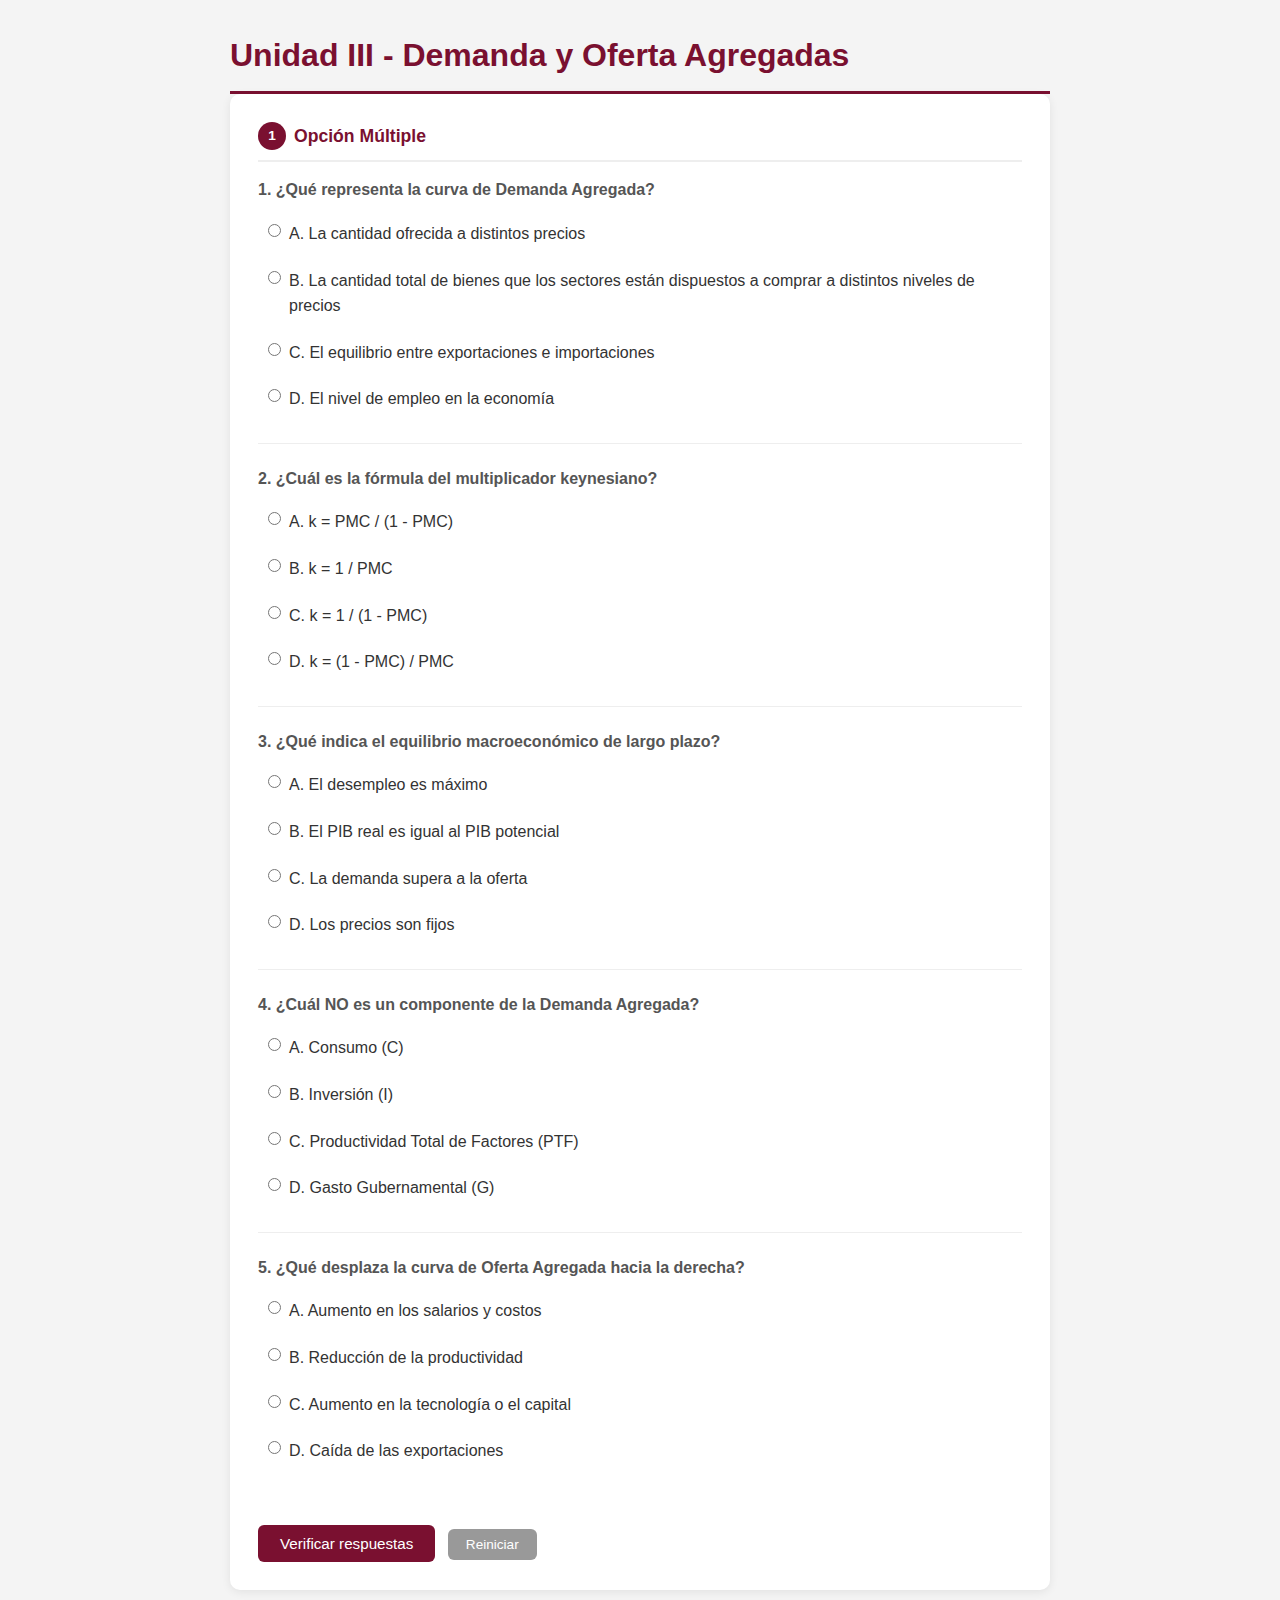
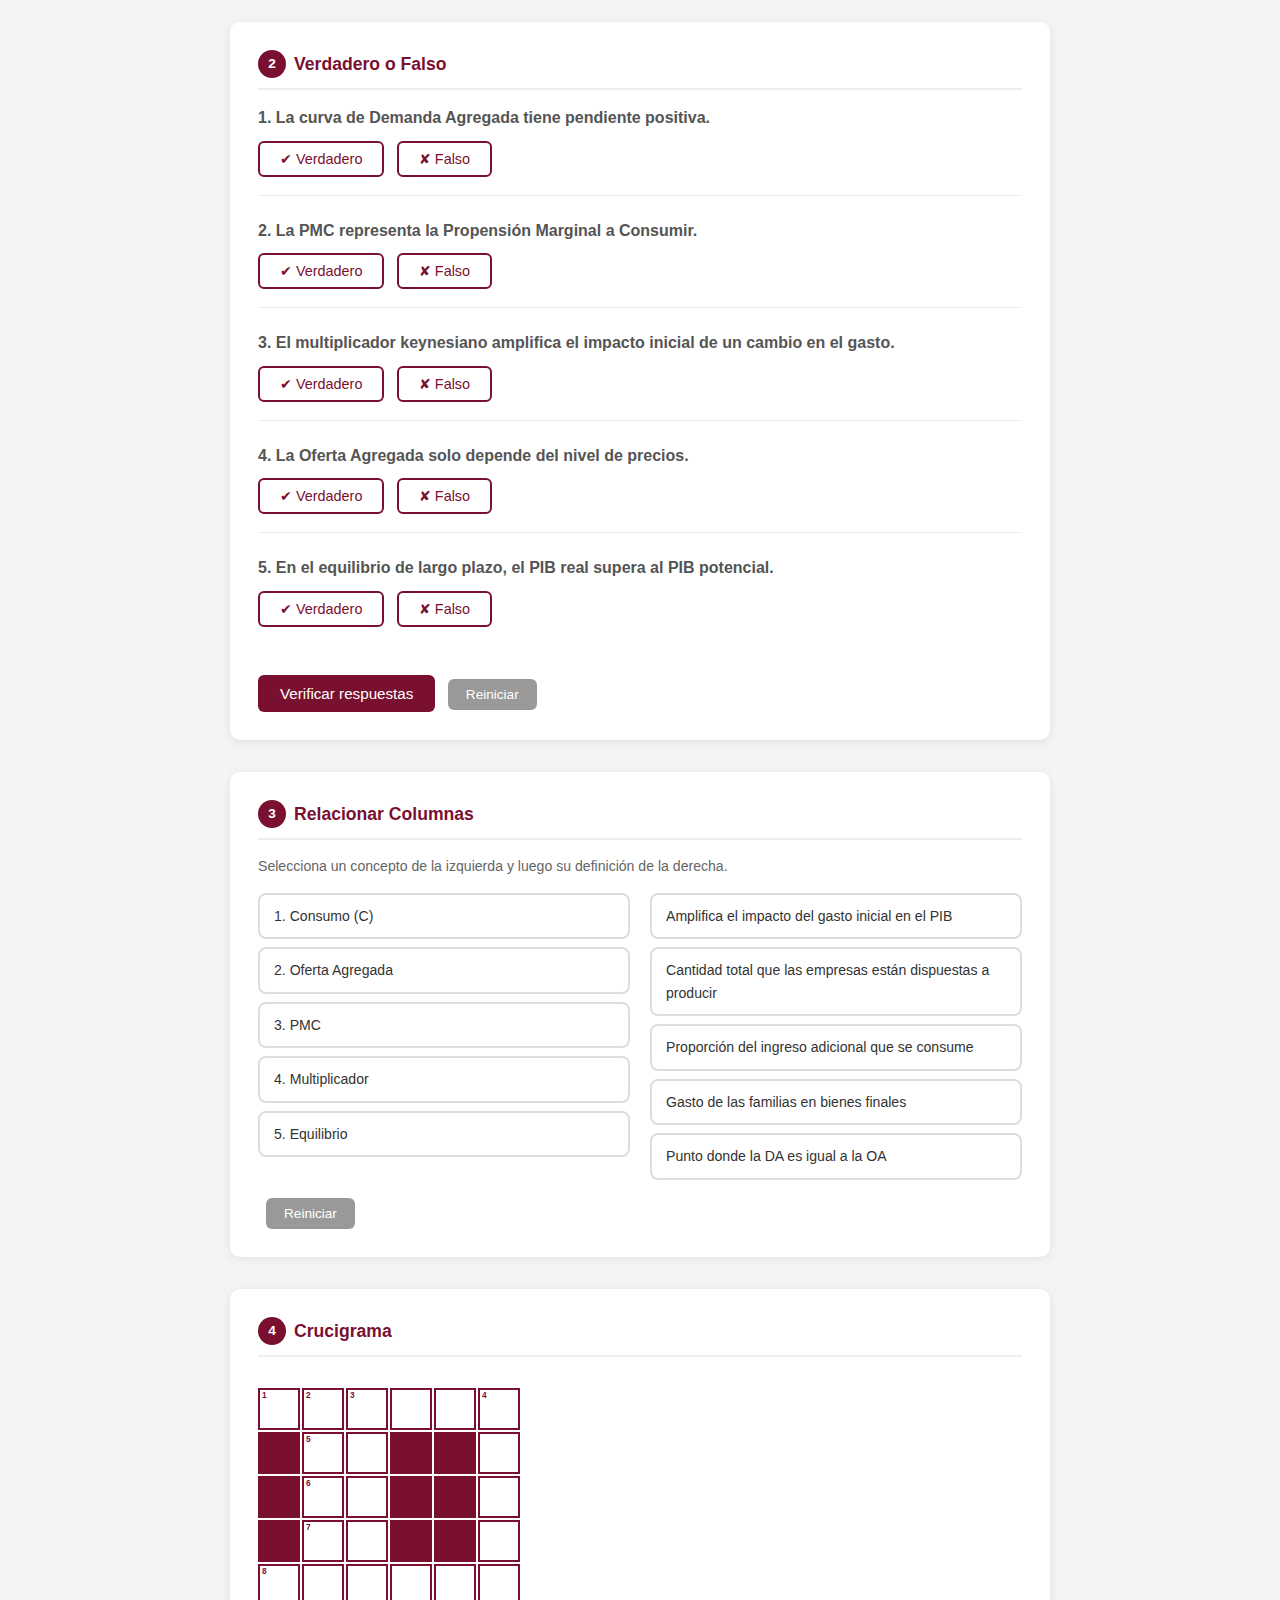
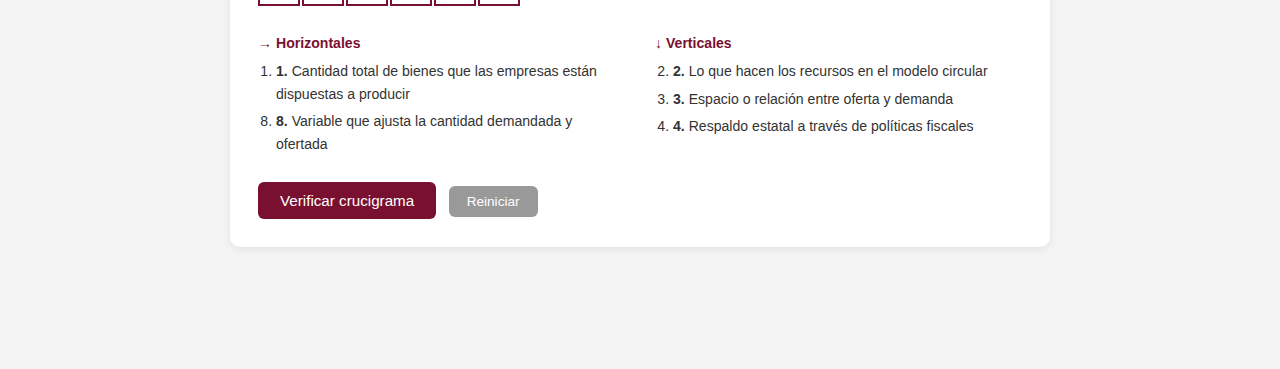
<file: quiz_unidad3.html>
<!DOCTYPE html>
<html lang="es">
<head>
<meta charset="UTF-8">
<meta name="viewport" content="width=device-width, initial-scale=1.0">
<title>Unidad III - Demanda y Oferta Agregadas | Retroalimentación</title>
<link rel="stylesheet" href="styles.css">
<style>
  body { font-family: 'Segoe UI', sans-serif; background: #f4f4f4; color: #333; }
  .quiz-container { max-width: 860px; margin: 30px auto; padding: 0 20px 60px; }
  h1 { color: #7a1030; border-bottom: 3px solid #7a1030; padding-bottom: 10px; }
  .activity { background: white; border-radius: 10px; padding: 28px; margin-bottom: 32px; box-shadow: 0 2px 10px rgba(0,0,0,0.08); }
  .activity h2 { color: #7a1030; margin-top: 0; font-size: 1.1rem; display:flex; align-items:center; gap:8px; }
  .activity h2 span { background:#7a1030; color:white; border-radius:50%; width:28px; height:28px; display:inline-flex; align-items:center; justify-content:center; font-size:0.85rem; flex-shrink:0; }
  .question { margin-bottom: 22px; padding-bottom: 18px; border-bottom: 1px solid #eee; }
  .question:last-of-type { border-bottom: none; }
  .question p { font-weight: 600; margin-bottom: 10px; }
  .options label { display: flex; align-items: flex-start; gap: 8px; padding: 8px 10px; border-radius: 6px; cursor: pointer; transition: background 0.15s; margin-bottom: 5px; }
  .options label:hover { background: #f9f2f4; }
  .options input[type=radio] { margin-top: 3px; accent-color: #7a1030; flex-shrink:0; }
  .feedback { margin-top: 8px; padding: 8px 12px; border-radius: 6px; font-size: 0.88rem; display: none; }
  .feedback.correct { background: #e8f5e9; color: #2e7d32; border-left: 4px solid #4caf50; }
  .feedback.incorrect { background: #fce4ec; color: #b71c1c; border-left: 4px solid #f44336; }
  .btn-check { background: #7a1030; color: white; border: none; padding: 10px 22px; border-radius: 6px; cursor: pointer; font-size: 0.95rem; margin-top: 8px; }
  .btn-check:hover { background: #5a0c22; }
  .btn-reset { background: #999; color: white; border: none; padding: 8px 18px; border-radius: 6px; cursor: pointer; font-size: 0.85rem; margin-left: 8px; }
  .score-box { background: #7a1030; color: white; padding: 14px 20px; border-radius: 8px; margin-top: 18px; font-weight: bold; display: none; text-align:center; font-size:1.05rem; }
  /* TF */
  .tf-btn { padding: 8px 20px; border: 2px solid #7a1030; border-radius: 6px; cursor: pointer; font-size: 0.9rem; background: white; color: #7a1030; margin-right: 8px; transition: all 0.15s; }
  .tf-btn:hover, .tf-btn.selected { background: #7a1030; color: white; }
  /* MATCH */
  .match-container { display: flex; gap: 20px; }
  .match-col { flex: 1; }
  .match-item { padding: 10px 14px; border: 2px solid #ddd; border-radius: 8px; margin-bottom: 8px; cursor: pointer; transition: all 0.15s; font-size: 0.88rem; background: white; }
  .match-item:hover { border-color: #7a1030; }
  .match-item.selected { border-color: #7a1030; background: #f9f2f4; }
  .match-item.matched-correct { border-color: #4caf50; background: #e8f5e9; cursor: default; }
  .match-item.matched-wrong { border-color: #f44336; background: #fce4ec; }
  .match-score { font-weight: bold; margin-top: 10px; color: #7a1030; }
  /* CROSSWORD */
  .cw-grid { display: inline-grid; gap: 2px; margin: 16px 0; }
  .cw-cell { width: 42px; height: 42px; border: 2px solid #7a1030; display: flex; align-items: center; justify-content: center; position: relative; background: white; font-size: 1rem; }
  .cw-cell.black { background: #7a1030; border-color: #7a1030; }
  .cw-cell input { width: 100%; height: 100%; border: none; text-align: center; font-size: 1.1rem; font-weight: bold; text-transform: uppercase; background: transparent; outline: none; color: #333; }
  .cw-cell.correct-cell { background: #e8f5e9; }
  .cw-cell.wrong-cell { background: #fce4ec; }
  .cw-num { position: absolute; top: 1px; left: 2px; font-size: 0.52rem; color: #7a1030; font-weight: bold; line-height: 1; }
  .cw-clues { display: flex; gap: 30px; margin-top: 10px; font-size: 0.88rem; }
  .cw-clues div { flex: 1; }
  .cw-clues h4 { color: #7a1030; margin: 0 0 6px; }
  .cw-clues ol { margin: 0; padding-left: 18px; }
  .cw-clues li { margin-bottom: 5px; }
</style>
</head>
<body>
<div class="quiz-container">
  <h1>Unidad III - Demanda y Oferta Agregadas</h1>

  <!-- ACTIVIDAD 1: OPCIÓN MÚLTIPLE -->
  <div class="activity" id="act1">
    <h2><span>1</span> Opción Múltiple</h2>
    <div id="mc-questions"></div>
    <div style="margin-top:10px;">
      <button class="btn-check" onclick="checkMC()">Verificar respuestas</button>
      <button class="btn-reset" onclick="resetMC()">Reiniciar</button>
    </div>
    <div class="score-box" id="mc-score"></div>
  </div>

  <!-- ACTIVIDAD 2: VERDADERO O FALSO -->
  <div class="activity" id="act2">
    <h2><span>2</span> Verdadero o Falso</h2>
    <div id="tf-questions"></div>
    <div style="margin-top:10px;">
      <button class="btn-check" onclick="checkTF()">Verificar respuestas</button>
      <button class="btn-reset" onclick="resetTF()">Reiniciar</button>
    </div>
    <div class="score-box" id="tf-score"></div>
  </div>

  <!-- ACTIVIDAD 3: RELACIONAR COLUMNAS -->
  <div class="activity" id="act3">
    <h2><span>3</span> Relacionar Columnas</h2>
    <p style="font-size:0.88rem;color:#666;margin-top:0;">Selecciona un concepto de la izquierda y luego su definición de la derecha.</p>
    <div class="match-container">
      <div class="match-col" id="match-left"></div>
      <div class="match-col" id="match-right"></div>
    </div>
    <div class="match-score" id="match-score"></div>
    <div style="margin-top:10px;">
      <button class="btn-reset" onclick="resetMatch()">Reiniciar</button>
    </div>
  </div>

  <!-- ACTIVIDAD 4: CRUCIGRAMA -->
  <div class="activity" id="act4">
    <h2><span>4</span> Crucigrama</h2>
    <div id="cw-grid-container"></div>
    <div class="cw-clues" id="cw-clues-container"></div>
    <div style="margin-top:14px;">
      <button class="btn-check" onclick="checkCW()">Verificar crucigrama</button>
      <button class="btn-reset" onclick="resetCW()">Reiniciar</button>
    </div>
    <div class="score-box" id="cw-score"></div>
  </div>
</div>

<script>
// ========== DATA ==========
const mcData = [{"q": "¿Qué representa la curva de Demanda Agregada?", "opts": ["La cantidad ofrecida a distintos precios", "La cantidad total de bienes que los sectores están dispuestos a comprar a distintos niveles de precios", "El equilibrio entre exportaciones e importaciones", "El nivel de empleo en la economía"], "ans": 1}, {"q": "¿Cuál es la fórmula del multiplicador keynesiano?", "opts": ["k = PMC / (1 - PMC)", "k = 1 / PMC", "k = 1 / (1 - PMC)", "k = (1 - PMC) / PMC"], "ans": 2}, {"q": "¿Qué indica el equilibrio macroeconómico de largo plazo?", "opts": ["El desempleo es máximo", "El PIB real es igual al PIB potencial", "La demanda supera a la oferta", "Los precios son fijos"], "ans": 1}, {"q": "¿Cuál NO es un componente de la Demanda Agregada?", "opts": ["Consumo (C)", "Inversión (I)", "Productividad Total de Factores (PTF)", "Gasto Gubernamental (G)"], "ans": 2}, {"q": "¿Qué desplaza la curva de Oferta Agregada hacia la derecha?", "opts": ["Aumento en los salarios y costos", "Reducción de la productividad", "Aumento en la tecnología o el capital", "Caída de las exportaciones"], "ans": 2}];
const tfData = [{"q": "La curva de Demanda Agregada tiene pendiente positiva.", "ans": false, "exp": "Falso. Tiene pendiente negativa: a mayor nivel de precios, menor es la cantidad demandada de PIB real."}, {"q": "La PMC representa la Propensión Marginal a Consumir.", "ans": true, "exp": "Correcto. La PMC mide qué fracción de cada peso adicional de ingreso se destina al consumo."}, {"q": "El multiplicador keynesiano amplifica el impacto inicial de un cambio en el gasto.", "ans": true, "exp": "Correcto. El multiplicador hace que el cambio total en el PIB sea mayor que el gasto inicial."}, {"q": "La Oferta Agregada solo depende del nivel de precios.", "ans": false, "exp": "Falso. También depende del capital, la mano de obra y el estado de la tecnología."}, {"q": "En el equilibrio de largo plazo, el PIB real supera al PIB potencial.", "ans": false, "exp": "Falso. En el equilibrio de largo plazo, el PIB real es igual al PIB potencial."}];
const matchLeft = ["Consumo (C)", "Oferta Agregada", "PMC", "Multiplicador", "Equilibrio"];
const matchRight = ["Gasto de las familias en bienes finales", "Cantidad total que las empresas están dispuestas a producir", "Proporción del ingreso adicional que se consume", "Amplifica el impacto del gasto inicial en el PIB", "Punto donde la DA es igual a la OA"];
const matchAns = [0, 1, 2, 3, 4];
const cwGrid = [["O", "F", "E", "R", "T", "A"], [null, "L", "N", null, null, "P"], [null, "U", "T", null, null, "O"], [null, "I", "R", null, null, "Y"], ["P", "R", "E", "C", "I", "O"]];
const cwCluesAcross = [[0, "Cantidad total de bienes que las empresas están dispuestas a producir"], [4, "Variable que ajusta la cantidad demandada y ofertada"]];
const cwCluesDown = [[1, "Lo que hacen los recursos en el modelo circular"], [2, "Espacio o relación entre oferta y demanda"], [5, "Respaldo estatal a través de políticas fiscales"]];
const cwWordsAcross = {"0": "OFERTA", "4": "PRECIO"};
const cwWordsDown = {"1": "FLUIR", "2": "ENTRE", "5": "APOYO"};

// ========== MC ==========
function buildMC() {
  const container = document.getElementById('mc-questions');
  container.innerHTML = '';
  mcData.forEach((q, i) => {
    let optsHTML = q.opts.map((o, j) => `
      <label>
        <input type="radio" name="mc${i}" value="${j}">
        ${String.fromCharCode(65+j)}. ${o}
      </label>`).join('');
    container.innerHTML += `
      <div class="question" id="mc-q${i}">
        <p>${i+1}. ${q.q}</p>
        <div class="options">${optsHTML}</div>
        <div class="feedback" id="mc-fb${i}"></div>
      </div>`;
  });
}
function checkMC() {
  let score = 0;
  mcData.forEach((q, i) => {
    const sel = document.querySelector(`input[name="mc${i}"]:checked`);
    const fb = document.getElementById(`mc-fb${i}`);
    if (!sel) { fb.textContent = '⚠️ Selecciona una opción.'; fb.className='feedback incorrect'; fb.style.display='block'; return; }
    const val = parseInt(sel.value);
    if (val === q.ans) {
      fb.textContent = '✅ ¡Correcto!';
      fb.className = 'feedback correct';
      score++;
    } else {
      fb.textContent = `❌ Incorrecto. La respuesta correcta es: ${String.fromCharCode(65+q.ans)}. ${q.opts[q.ans]}`;
      fb.className = 'feedback incorrect';
    }
    fb.style.display = 'block';
  });
  const sc = document.getElementById('mc-score');
  sc.textContent = `Puntaje final: ${score} / ${mcData.length} (${Math.round(score/mcData.length*100)}%)`;
  sc.style.display = 'block';
}
function resetMC() {
  document.querySelectorAll('input[type=radio]').forEach(r => r.checked = false);
  document.querySelectorAll('[id^=mc-fb]').forEach(f => { f.style.display='none'; f.textContent=''; });
  document.getElementById('mc-score').style.display = 'none';
}

// ========== TF ==========
function buildTF() {
  const container = document.getElementById('tf-questions');
  container.innerHTML = '';
  tfData.forEach((q, i) => {
    container.innerHTML += `
      <div class="question" id="tf-q${i}">
        <p>${i+1}. ${q.q}</p>
        <div>
          <button class="tf-btn" id="tf-v${i}" onclick="selectTF(${i}, true)">✔ Verdadero</button>
          <button class="tf-btn" id="tf-f${i}" onclick="selectTF(${i}, false)">✘ Falso</button>
        </div>
        <div class="feedback" id="tf-fb${i}"></div>
      </div>`;
  });
}
const tfAnswers = {};
function selectTF(i, val) {
  tfAnswers[i] = val;
  document.getElementById(`tf-v${i}`).classList.toggle('selected', val === true);
  document.getElementById(`tf-f${i}`).classList.toggle('selected', val === false);
}
function checkTF() {
  let score = 0;
  tfData.forEach((q, i) => {
    const fb = document.getElementById(`tf-fb${i}`);
    if (tfAnswers[i] === undefined) { fb.textContent='⚠️ Selecciona una opción.'; fb.className='feedback incorrect'; fb.style.display='block'; return; }
    if (tfAnswers[i] === q.ans) {
      fb.textContent = `✅ ¡Correcto! ${q.exp}`;
      fb.className = 'feedback correct';
      score++;
    } else {
      fb.textContent = `❌ Incorrecto. ${q.exp}`;
      fb.className = 'feedback incorrect';
    }
    fb.style.display = 'block';
  });
  const sc = document.getElementById('tf-score');
  sc.textContent = `Puntaje final: ${score} / ${tfData.length} (${Math.round(score/tfData.length*100)}%)`;
  sc.style.display = 'block';
}
function resetTF() {
  Object.keys(tfAnswers).forEach(k => delete tfAnswers[k]);
  document.querySelectorAll('.tf-btn').forEach(b => b.classList.remove('selected'));
  document.querySelectorAll('[id^=tf-fb]').forEach(f => { f.style.display='none'; f.textContent=''; });
  document.getElementById('tf-score').style.display = 'none';
}

// ========== MATCH ==========
let selectedLeft = null;
const matchedPairs = {};
function buildMatch() {
  const leftContainer = document.getElementById('match-left');
  const rightContainer = document.getElementById('match-right');
  leftContainer.innerHTML = '';
  rightContainer.innerHTML = '';
  const rightOrder = [...Array(matchRight.length).keys()].sort(() => Math.random()-0.5);
  matchLeft.forEach((t, i) => {
    leftContainer.innerHTML += `<div class="match-item" id="ml${i}" onclick="selectLeft(${i})">${i+1}. ${t}</div>`;
  });
  rightOrder.forEach(ri => {
    rightContainer.innerHTML += `<div class="match-item" id="mr${ri}" data-idx="${ri}" onclick="selectRight(${ri})">${matchRight[ri]}</div>`;
  });
}
function selectLeft(i) {
  if (matchedPairs[i] !== undefined) return;
  document.querySelectorAll('#match-left .match-item').forEach(el => el.classList.remove('selected'));
  selectedLeft = i;
  document.getElementById(`ml${i}`).classList.add('selected');
}
function selectRight(ri) {
  if (selectedLeft === null) return;
  const expectedRight = matchAns[selectedLeft];
  const leftEl = document.getElementById(`ml${selectedLeft}`);
  const rightEl = document.getElementById(`mr${ri}`);
  if (ri === expectedRight) {
    leftEl.classList.remove('selected'); leftEl.classList.add('matched-correct');
    rightEl.classList.add('matched-correct');
    matchedPairs[selectedLeft] = ri;
  } else {
    leftEl.classList.remove('selected'); leftEl.classList.add('matched-wrong');
    rightEl.classList.add('matched-wrong');
    setTimeout(() => { leftEl.classList.remove('matched-wrong'); rightEl.classList.remove('matched-wrong'); }, 900);
  }
  selectedLeft = null;
  const correct = Object.keys(matchedPairs).length;
  if (correct === matchLeft.length) {
    document.getElementById('match-score').textContent = `✅ ¡Completado! ${correct} / ${matchLeft.length} correctos.`;
  } else {
    document.getElementById('match-score').textContent = `${correct} / ${matchLeft.length} emparejados correctamente`;
  }
}
function resetMatch() {
  Object.keys(matchedPairs).forEach(k => delete matchedPairs[k]);
  selectedLeft = null;
  document.getElementById('match-score').textContent = '';
  buildMatch();
}

// ========== CROSSWORD ==========
function buildCW() {
  const rows = cwGrid.length;
  const cols = cwGrid[0].length;
  const container = document.getElementById('cw-grid-container');
  const grid = document.createElement('div');
  grid.className = 'cw-grid';
  grid.style.gridTemplateColumns = `repeat(${cols}, 42px)`;
  // Assign numbers
  const numbers = {};
  let num = 1;
  for (let r=0; r<rows; r++) {
    for (let c=0; c<cols; c++) {
      if (cwGrid[r][c] === null) continue;
      const startAcross = (c===0 || cwGrid[r][c-1]===null) && c+1<cols && cwGrid[r][c+1]!==null;
      const startDown = (r===0 || cwGrid[r-1][c]===null) && r+1<rows && cwGrid[r+1][c]!==null;
      if (startAcross || startDown) { numbers[`${r},${c}`] = num++; }
    }
  }
  for (let r=0; r<rows; r++) {
    for (let c=0; c<cols; c++) {
      const cell = document.createElement('div');
      cell.className = 'cw-cell';
      cell.id = `cw-${r}-${c}`;
      if (cwGrid[r][c] === null) {
        cell.classList.add('black');
      } else {
        if (numbers[`${r},${c}`]) {
          const numSpan = document.createElement('span');
          numSpan.className = 'cw-num';
          numSpan.textContent = numbers[`${r},${c}`];
          cell.appendChild(numSpan);
        }
        const inp = document.createElement('input');
        inp.type = 'text'; inp.maxLength = 1;
        inp.id = `cwi-${r}-${c}`;
        inp.addEventListener('input', e => { e.target.value = e.target.value.toUpperCase().replace(/[^A-ZÁÉÍÓÚ]/g,''); });
        inp.addEventListener('keydown', e => { if(e.key==='Backspace') e.target.value=''; });
        cell.appendChild(inp);
      }
      grid.appendChild(cell);
    }
  }
  container.appendChild(grid);
  // Build clues
  const cluesDiv = document.getElementById('cw-clues-container');
  let acrossHTML = '<h4>→ Horizontales</h4><ol>';
  cwCluesAcross.forEach(([startRow, clue]) => {
    let startCol = 0;
    for (let c = 0; c < cwGrid[startRow].length; c++) {
      if (cwGrid[startRow][c] !== null && (c === 0 || cwGrid[startRow][c-1] === null)) {
        startCol = c; break;
      }
    }
    const n = numbers[`${startRow},${startCol}`] || '?';
    acrossHTML += `<li value="${n}"><strong>${n}.</strong> ${clue}</li>`;
  });
  acrossHTML += '</ol>';
  let downHTML = '<h4>↓ Verticales</h4><ol>';
  cwCluesDown.forEach(([startCol, clue]) => {
    let startRow = 0;
    for (let r = 0; r < cwGrid.length; r++) {
      if (cwGrid[r][startCol] !== null && (r === 0 || cwGrid[r-1][startCol] === null)) {
        startRow = r; break;
      }
    }
    const n = numbers[`${startRow},${startCol}`] || '?';
    downHTML += `<li value="${n}"><strong>${n}.</strong> ${clue}</li>`;
  });
  downHTML += '</ol>';
  cluesDiv.innerHTML = `<div>${acrossHTML}</div><div>${downHTML}</div>`;
}
function checkCW() {
  const rows = cwGrid.length;
  const cols = cwGrid[0].length;
  let correct = 0, total = 0;
  for (let r=0; r<rows; r++) {
    for (let c=0; c<cols; c++) {
      if (cwGrid[r][c] === null) continue;
      total++;
      const inp = document.getElementById(`cwi-${r}-${c}`);
      const cell = document.getElementById(`cw-${r}-${c}`);
      cell.classList.remove('correct-cell','wrong-cell');
      if (inp.value.toUpperCase() === cwGrid[r][c].toUpperCase()) {
        cell.classList.add('correct-cell'); correct++;
      } else {
        cell.classList.add('wrong-cell');
      }
    }
  }
  const sc = document.getElementById('cw-score');
  sc.textContent = `Puntaje: ${correct} / ${total} letras correctas (${Math.round(correct/total*100)}%)`;
  sc.style.display = 'block';
}
function resetCW() {
  document.querySelectorAll('[id^=cwi-]').forEach(i => i.value='');
  document.querySelectorAll('.cw-cell').forEach(c => c.classList.remove('correct-cell','wrong-cell'));
  document.getElementById('cw-score').style.display='none';
}

// ========== INIT ==========
buildMC();
buildTF();
buildMatch();
buildCW();
</script>
</body>
</html>
</file>
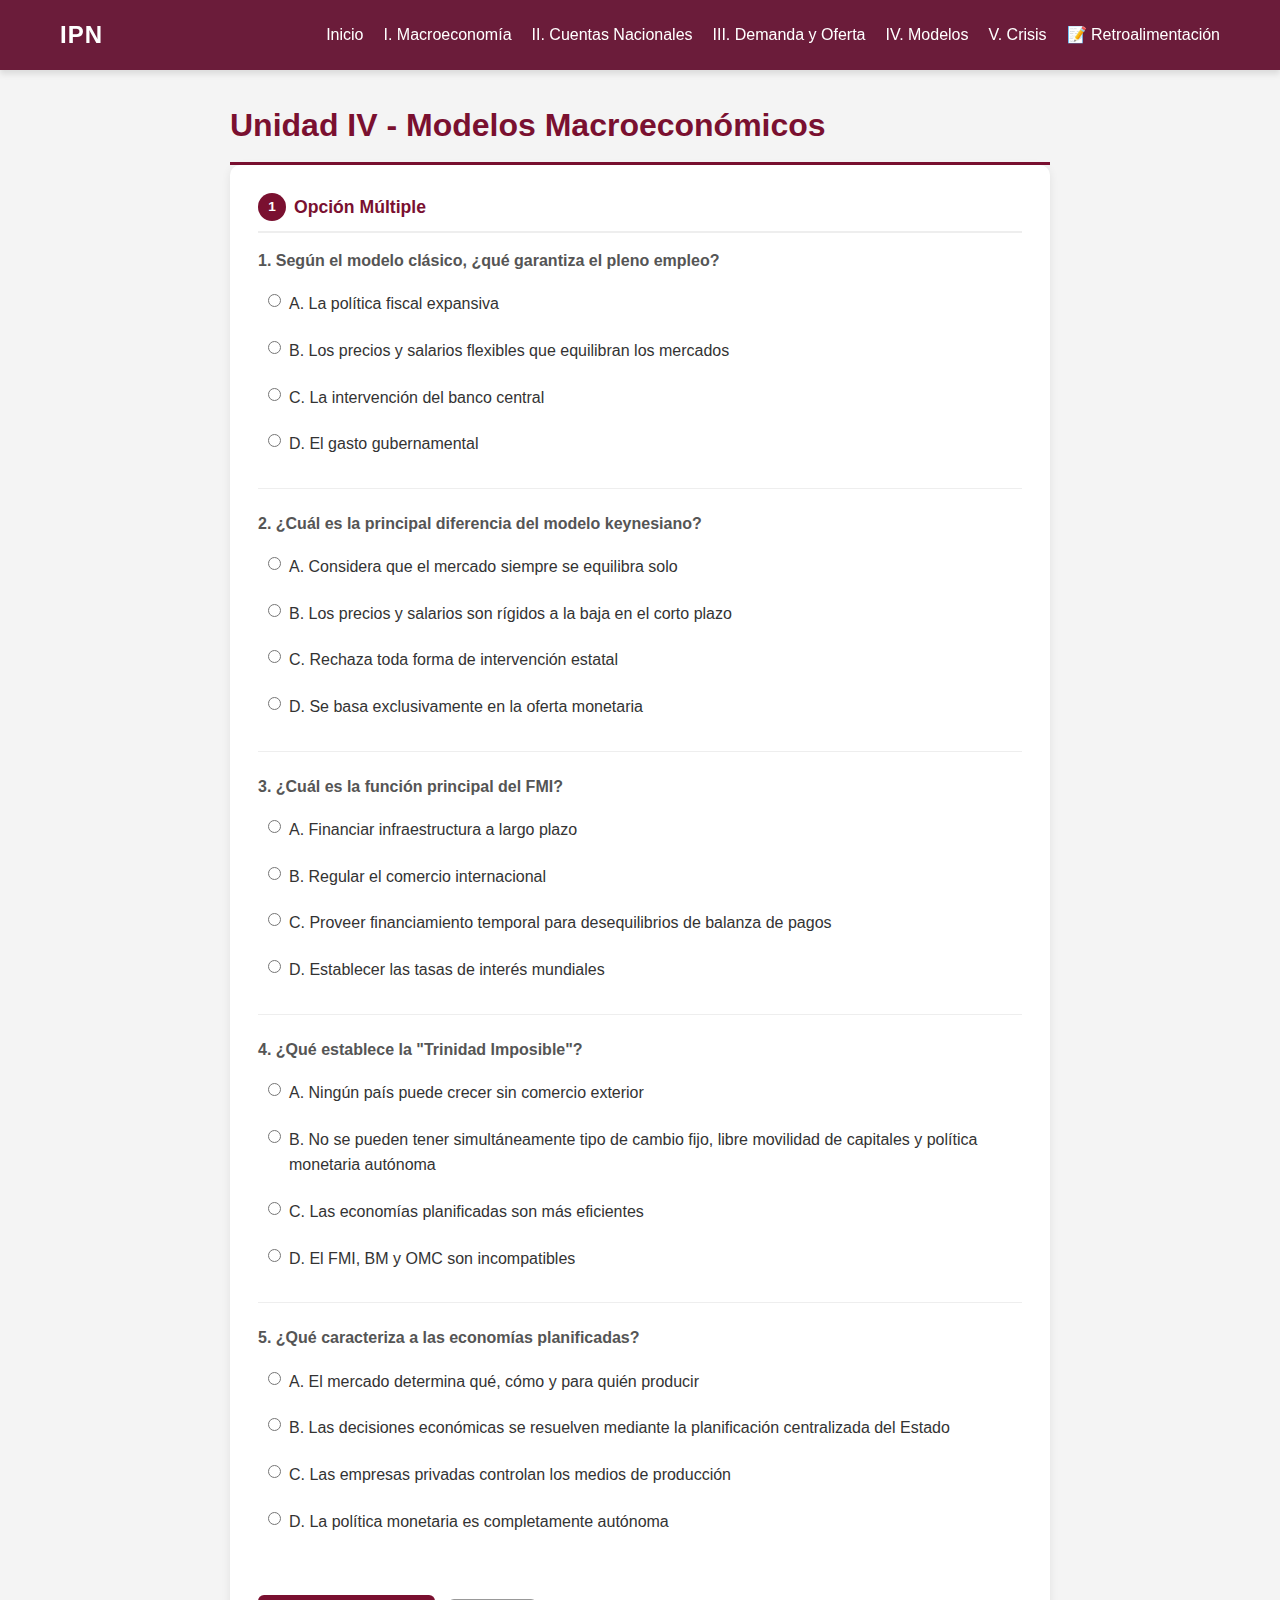
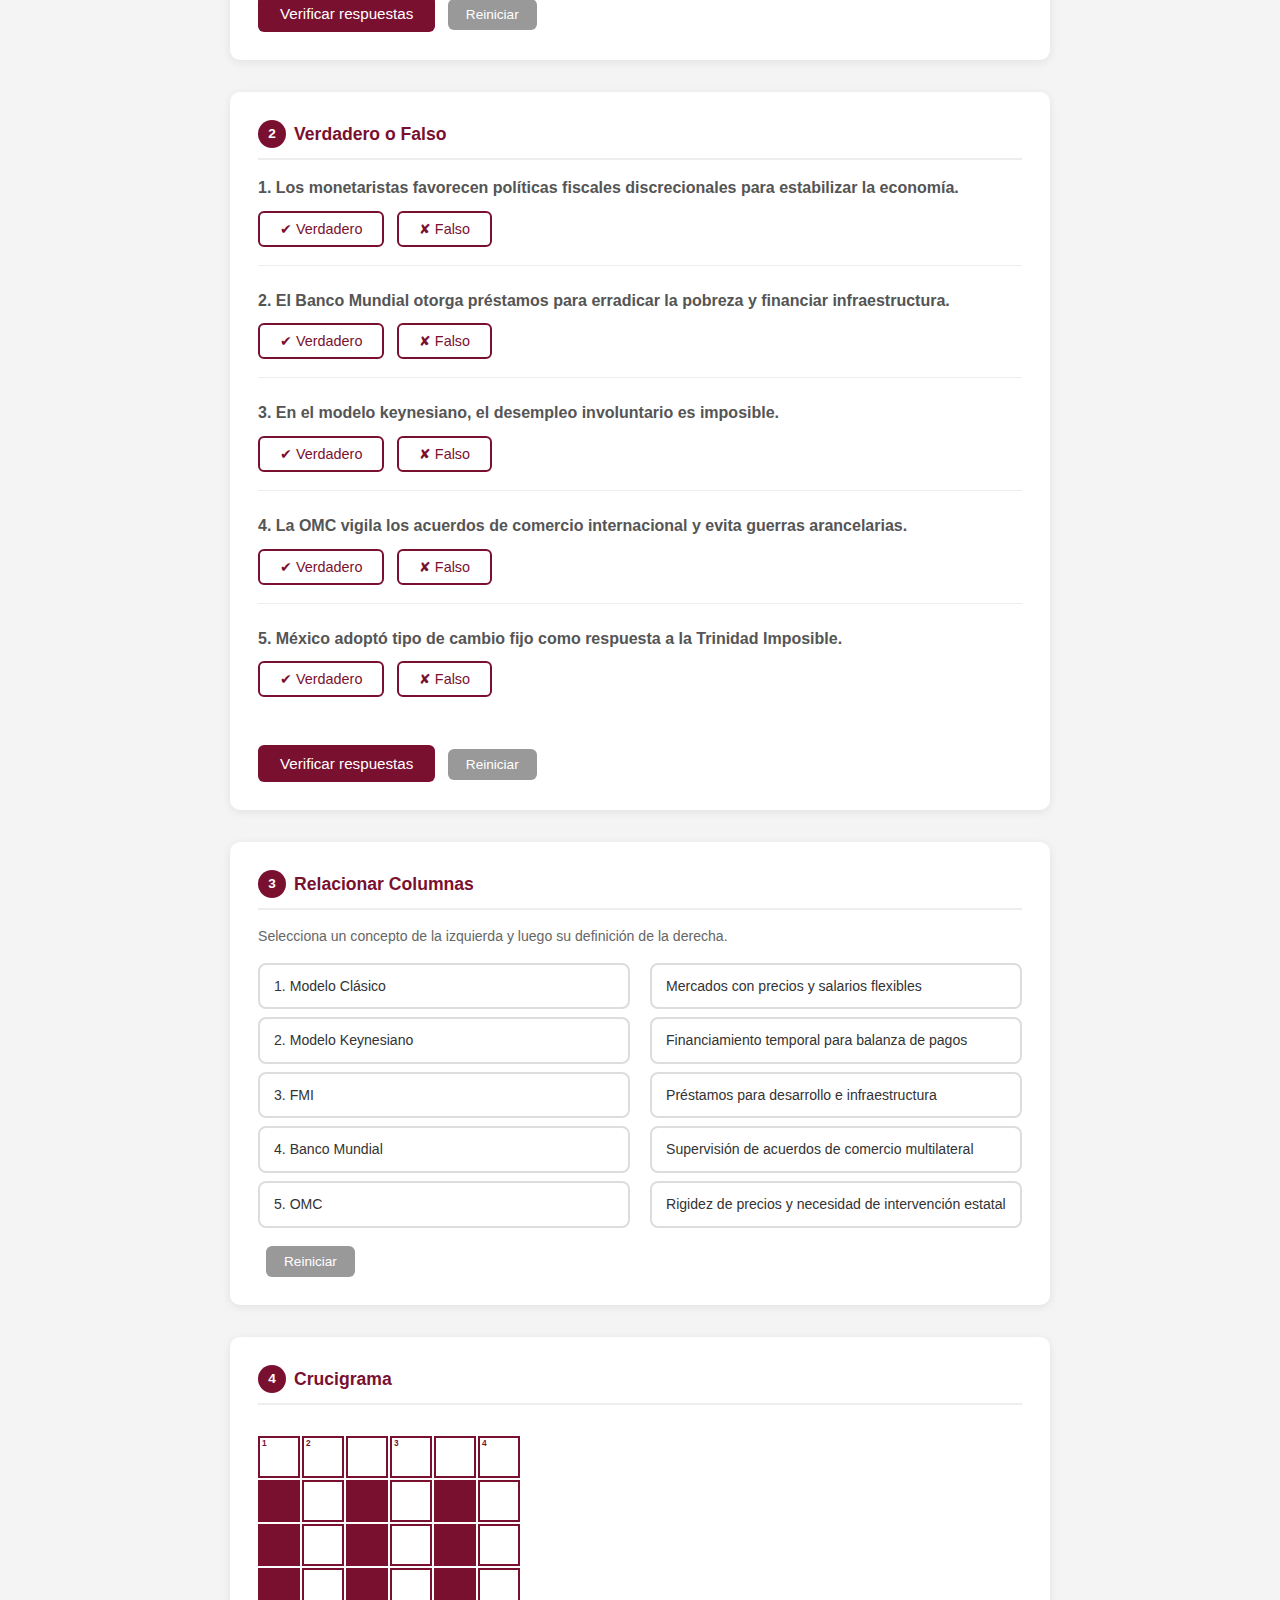
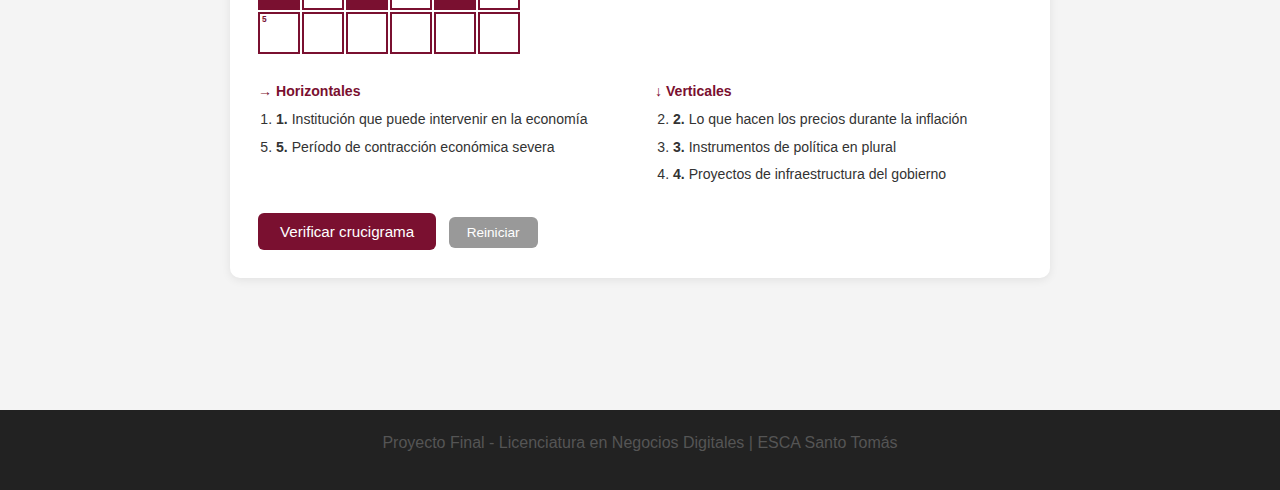
<file: quiz_unidad4.html>
<!DOCTYPE html>
<html lang="es">
<head>
<meta charset="UTF-8">
<meta name="viewport" content="width=device-width, initial-scale=1.0">
<title>Unidad IV - Modelos Macroeconómicos | Retroalimentación</title>
<link rel="stylesheet" href="styles.css">
<style>
  body { font-family: 'Segoe UI', sans-serif; background: #f4f4f4; color: #333; }
  .quiz-container { max-width: 860px; margin: 30px auto; padding: 0 20px 60px; }
  h1 { color: #7a1030; border-bottom: 3px solid #7a1030; padding-bottom: 10px; }
  .activity { background: white; border-radius: 10px; padding: 28px; margin-bottom: 32px; box-shadow: 0 2px 10px rgba(0,0,0,0.08); }
  .activity h2 { color: #7a1030; margin-top: 0; font-size: 1.1rem; display:flex; align-items:center; gap:8px; }
  .activity h2 span { background:#7a1030; color:white; border-radius:50%; width:28px; height:28px; display:inline-flex; align-items:center; justify-content:center; font-size:0.85rem; flex-shrink:0; }
  .question { margin-bottom: 22px; padding-bottom: 18px; border-bottom: 1px solid #eee; }
  .question:last-of-type { border-bottom: none; }
  .question p { font-weight: 600; margin-bottom: 10px; }
  .options label { display: flex; align-items: flex-start; gap: 8px; padding: 8px 10px; border-radius: 6px; cursor: pointer; transition: background 0.15s; margin-bottom: 5px; }
  .options label:hover { background: #f9f2f4; }
  .options input[type=radio] { margin-top: 3px; accent-color: #7a1030; flex-shrink:0; }
  .feedback { margin-top: 8px; padding: 8px 12px; border-radius: 6px; font-size: 0.88rem; display: none; }
  .feedback.correct { background: #e8f5e9; color: #2e7d32; border-left: 4px solid #4caf50; }
  .feedback.incorrect { background: #fce4ec; color: #b71c1c; border-left: 4px solid #f44336; }
  .btn-check { background: #7a1030; color: white; border: none; padding: 10px 22px; border-radius: 6px; cursor: pointer; font-size: 0.95rem; margin-top: 8px; }
  .btn-check:hover { background: #5a0c22; }
  .btn-reset { background: #999; color: white; border: none; padding: 8px 18px; border-radius: 6px; cursor: pointer; font-size: 0.85rem; margin-left: 8px; }
  .score-box { background: #7a1030; color: white; padding: 14px 20px; border-radius: 8px; margin-top: 18px; font-weight: bold; display: none; text-align:center; font-size:1.05rem; }
  /* TF */
  .tf-btn { padding: 8px 20px; border: 2px solid #7a1030; border-radius: 6px; cursor: pointer; font-size: 0.9rem; background: white; color: #7a1030; margin-right: 8px; transition: all 0.15s; }
  .tf-btn:hover, .tf-btn.selected { background: #7a1030; color: white; }
  /* MATCH */
  .match-container { display: flex; gap: 20px; }
  .match-col { flex: 1; }
  .match-item { padding: 10px 14px; border: 2px solid #ddd; border-radius: 8px; margin-bottom: 8px; cursor: pointer; transition: all 0.15s; font-size: 0.88rem; background: white; }
  .match-item:hover { border-color: #7a1030; }
  .match-item.selected { border-color: #7a1030; background: #f9f2f4; }
  .match-item.matched-correct { border-color: #4caf50; background: #e8f5e9; cursor: default; }
  .match-item.matched-wrong { border-color: #f44336; background: #fce4ec; }
  .match-score { font-weight: bold; margin-top: 10px; color: #7a1030; }
  /* CROSSWORD */
  .cw-grid { display: inline-grid; gap: 2px; margin: 16px 0; }
  .cw-cell { width: 42px; height: 42px; border: 2px solid #7a1030; display: flex; align-items: center; justify-content: center; position: relative; background: white; font-size: 1rem; }
  .cw-cell.black { background: #7a1030; border-color: #7a1030; }
  .cw-cell input { width: 100%; height: 100%; border: none; text-align: center; font-size: 1.1rem; font-weight: bold; text-transform: uppercase; background: transparent; outline: none; color: #333; }
  .cw-cell.correct-cell { background: #e8f5e9; }
  .cw-cell.wrong-cell { background: #fce4ec; }
  .cw-num { position: absolute; top: 1px; left: 2px; font-size: 0.52rem; color: #7a1030; font-weight: bold; line-height: 1; }
  .cw-clues { display: flex; gap: 30px; margin-top: 10px; font-size: 0.88rem; }
  .cw-clues div { flex: 1; }
  .cw-clues h4 { color: #7a1030; margin: 0 0 6px; }
  .cw-clues ol { margin: 0; padding-left: 18px; }
  .cw-clues li { margin-bottom: 5px; }
</style>
</head>
<body>
<div id="site-header"></div>
<div class="quiz-container">
  <h1>Unidad IV - Modelos Macroeconómicos</h1>

  <!-- ACTIVIDAD 1: OPCIÓN MÚLTIPLE -->
  <div class="activity" id="act1">
    <h2><span>1</span> Opción Múltiple</h2>
    <div id="mc-questions"></div>
    <div style="margin-top:10px;">
      <button class="btn-check" onclick="checkMC()">Verificar respuestas</button>
      <button class="btn-reset" onclick="resetMC()">Reiniciar</button>
    </div>
    <div class="score-box" id="mc-score"></div>
  </div>

  <!-- ACTIVIDAD 2: VERDADERO O FALSO -->
  <div class="activity" id="act2">
    <h2><span>2</span> Verdadero o Falso</h2>
    <div id="tf-questions"></div>
    <div style="margin-top:10px;">
      <button class="btn-check" onclick="checkTF()">Verificar respuestas</button>
      <button class="btn-reset" onclick="resetTF()">Reiniciar</button>
    </div>
    <div class="score-box" id="tf-score"></div>
  </div>

  <!-- ACTIVIDAD 3: RELACIONAR COLUMNAS -->
  <div class="activity" id="act3">
    <h2><span>3</span> Relacionar Columnas</h2>
    <p style="font-size:0.88rem;color:#666;margin-top:0;">Selecciona un concepto de la izquierda y luego su definición de la derecha.</p>
    <div class="match-container">
      <div class="match-col" id="match-left"></div>
      <div class="match-col" id="match-right"></div>
    </div>
    <div class="match-score" id="match-score"></div>
    <div style="margin-top:10px;">
      <button class="btn-reset" onclick="resetMatch()">Reiniciar</button>
    </div>
  </div>

  <!-- ACTIVIDAD 4: CRUCIGRAMA -->
  <div class="activity" id="act4">
    <h2><span>4</span> Crucigrama</h2>
    <div id="cw-grid-container"></div>
    <div class="cw-clues" id="cw-clues-container"></div>
    <div style="margin-top:14px;">
      <button class="btn-check" onclick="checkCW()">Verificar crucigrama</button>
      <button class="btn-reset" onclick="resetCW()">Reiniciar</button>
    </div>
    <div class="score-box" id="cw-score"></div>
  </div>
</div>

<script>
// ========== DATA ==========
const mcData = [{"q": "Según el modelo clásico, ¿qué garantiza el pleno empleo?", "opts": ["La política fiscal expansiva", "Los precios y salarios flexibles que equilibran los mercados", "La intervención del banco central", "El gasto gubernamental"], "ans": 1}, {"q": "¿Cuál es la principal diferencia del modelo keynesiano?", "opts": ["Considera que el mercado siempre se equilibra solo", "Los precios y salarios son rígidos a la baja en el corto plazo", "Rechaza toda forma de intervención estatal", "Se basa exclusivamente en la oferta monetaria"], "ans": 1}, {"q": "¿Cuál es la función principal del FMI?", "opts": ["Financiar infraestructura a largo plazo", "Regular el comercio internacional", "Proveer financiamiento temporal para desequilibrios de balanza de pagos", "Establecer las tasas de interés mundiales"], "ans": 2}, {"q": "¿Qué establece la \"Trinidad Imposible\"?", "opts": ["Ningún país puede crecer sin comercio exterior", "No se pueden tener simultáneamente tipo de cambio fijo, libre movilidad de capitales y política monetaria autónoma", "Las economías planificadas son más eficientes", "El FMI, BM y OMC son incompatibles"], "ans": 1}, {"q": "¿Qué caracteriza a las economías planificadas?", "opts": ["El mercado determina qué, cómo y para quién producir", "Las decisiones económicas se resuelven mediante la planificación centralizada del Estado", "Las empresas privadas controlan los medios de producción", "La política monetaria es completamente autónoma"], "ans": 1}];
const tfData = [{"q": "Los monetaristas favorecen políticas fiscales discrecionales para estabilizar la economía.", "ans": false, "exp": "Falso. Los monetaristas rechazan las políticas discrecionales y prefieren reglas monetarias fijas."}, {"q": "El Banco Mundial otorga préstamos para erradicar la pobreza y financiar infraestructura.", "ans": true, "exp": "Correcto. A diferencia del FMI, el Banco Mundial se enfoca en el desarrollo a largo plazo."}, {"q": "En el modelo keynesiano, el desempleo involuntario es imposible.", "ans": false, "exp": "Falso. El keynesianismo precisamente argumenta que el desempleo involuntario existe por la rigidez de precios."}, {"q": "La OMC vigila los acuerdos de comercio internacional y evita guerras arancelarias.", "ans": true, "exp": "Correcto. La OMC es el árbitro del comercio multilateral y promueve la apertura comercial."}, {"q": "México adoptó tipo de cambio fijo como respuesta a la Trinidad Imposible.", "ans": false, "exp": "Falso. México adoptó la libre flotación del peso, renunciando al tipo de cambio fijo."}];
const matchLeft = ["Modelo Clásico", "Modelo Keynesiano", "FMI", "Banco Mundial", "OMC"];
const matchRight = ["Mercados con precios y salarios flexibles", "Rigidez de precios y necesidad de intervención estatal", "Financiamiento temporal para balanza de pagos", "Préstamos para desarrollo e infraestructura", "Supervisión de acuerdos de comercio multilateral"];
const matchAns = [0, 1, 2, 3, 4];
const cwGrid = [["E", "S", "T", "A", "D", "O"], [null, "U", null, "R", null, "B"], [null, "B", null, "C", null, "R"], [null, "I", null, "O", null, "A"], ["C", "R", "I", "S", "I", "S"]];
const cwCluesAcross = [[0, "Institución que puede intervenir en la economía"], [4, "Período de contracción económica severa"]];
const cwCluesDown = [[1, "Lo que hacen los precios durante la inflación"], [3, "Instrumentos de política en plural"], [5, "Proyectos de infraestructura del gobierno"]];
const cwWordsAcross = {"0": "ESTADO", "4": "CRISIS"};
const cwWordsDown = {"1": "SUBIR", "3": "ARCOS", "5": "OBRAS"};

// ========== MC ==========
function buildMC() {
  const container = document.getElementById('mc-questions');
  container.innerHTML = '';
  mcData.forEach((q, i) => {
    let optsHTML = q.opts.map((o, j) => `
      <label>
        <input type="radio" name="mc${i}" value="${j}">
        ${String.fromCharCode(65+j)}. ${o}
      </label>`).join('');
    container.innerHTML += `
      <div class="question" id="mc-q${i}">
        <p>${i+1}. ${q.q}</p>
        <div class="options">${optsHTML}</div>
        <div class="feedback" id="mc-fb${i}"></div>
      </div>`;
  });
}
function checkMC() {
  let score = 0;
  mcData.forEach((q, i) => {
    const sel = document.querySelector(`input[name="mc${i}"]:checked`);
    const fb = document.getElementById(`mc-fb${i}`);
    if (!sel) { fb.textContent = '⚠️ Selecciona una opción.'; fb.className='feedback incorrect'; fb.style.display='block'; return; }
    const val = parseInt(sel.value);
    if (val === q.ans) {
      fb.textContent = '✅ ¡Correcto!';
      fb.className = 'feedback correct';
      score++;
    } else {
      fb.textContent = `❌ Incorrecto. La respuesta correcta es: ${String.fromCharCode(65+q.ans)}. ${q.opts[q.ans]}`;
      fb.className = 'feedback incorrect';
    }
    fb.style.display = 'block';
  });
  const sc = document.getElementById('mc-score');
  sc.textContent = `Puntaje final: ${score} / ${mcData.length} (${Math.round(score/mcData.length*100)}%)`;
  sc.style.display = 'block';
}
function resetMC() {
  document.querySelectorAll('input[type=radio]').forEach(r => r.checked = false);
  document.querySelectorAll('[id^=mc-fb]').forEach(f => { f.style.display='none'; f.textContent=''; });
  document.getElementById('mc-score').style.display = 'none';
}

// ========== TF ==========
function buildTF() {
  const container = document.getElementById('tf-questions');
  container.innerHTML = '';
  tfData.forEach((q, i) => {
    container.innerHTML += `
      <div class="question" id="tf-q${i}">
        <p>${i+1}. ${q.q}</p>
        <div>
          <button class="tf-btn" id="tf-v${i}" onclick="selectTF(${i}, true)">✔ Verdadero</button>
          <button class="tf-btn" id="tf-f${i}" onclick="selectTF(${i}, false)">✘ Falso</button>
        </div>
        <div class="feedback" id="tf-fb${i}"></div>
      </div>`;
  });
}
const tfAnswers = {};
function selectTF(i, val) {
  tfAnswers[i] = val;
  document.getElementById(`tf-v${i}`).classList.toggle('selected', val === true);
  document.getElementById(`tf-f${i}`).classList.toggle('selected', val === false);
}
function checkTF() {
  let score = 0;
  tfData.forEach((q, i) => {
    const fb = document.getElementById(`tf-fb${i}`);
    if (tfAnswers[i] === undefined) { fb.textContent='⚠️ Selecciona una opción.'; fb.className='feedback incorrect'; fb.style.display='block'; return; }
    if (tfAnswers[i] === q.ans) {
      fb.textContent = `✅ ¡Correcto! ${q.exp}`;
      fb.className = 'feedback correct';
      score++;
    } else {
      fb.textContent = `❌ Incorrecto. ${q.exp}`;
      fb.className = 'feedback incorrect';
    }
    fb.style.display = 'block';
  });
  const sc = document.getElementById('tf-score');
  sc.textContent = `Puntaje final: ${score} / ${tfData.length} (${Math.round(score/tfData.length*100)}%)`;
  sc.style.display = 'block';
}
function resetTF() {
  Object.keys(tfAnswers).forEach(k => delete tfAnswers[k]);
  document.querySelectorAll('.tf-btn').forEach(b => b.classList.remove('selected'));
  document.querySelectorAll('[id^=tf-fb]').forEach(f => { f.style.display='none'; f.textContent=''; });
  document.getElementById('tf-score').style.display = 'none';
}

// ========== MATCH ==========
let selectedLeft = null;
const matchedPairs = {};
function buildMatch() {
  const leftContainer = document.getElementById('match-left');
  const rightContainer = document.getElementById('match-right');
  leftContainer.innerHTML = '';
  rightContainer.innerHTML = '';
  const rightOrder = [...Array(matchRight.length).keys()].sort(() => Math.random()-0.5);
  matchLeft.forEach((t, i) => {
    leftContainer.innerHTML += `<div class="match-item" id="ml${i}" onclick="selectLeft(${i})">${i+1}. ${t}</div>`;
  });
  rightOrder.forEach(ri => {
    rightContainer.innerHTML += `<div class="match-item" id="mr${ri}" data-idx="${ri}" onclick="selectRight(${ri})">${matchRight[ri]}</div>`;
  });
}
function selectLeft(i) {
  if (matchedPairs[i] !== undefined) return;
  document.querySelectorAll('#match-left .match-item').forEach(el => el.classList.remove('selected'));
  selectedLeft = i;
  document.getElementById(`ml${i}`).classList.add('selected');
}
function selectRight(ri) {
  if (selectedLeft === null) return;
  const expectedRight = matchAns[selectedLeft];
  const leftEl = document.getElementById(`ml${selectedLeft}`);
  const rightEl = document.getElementById(`mr${ri}`);
  if (ri === expectedRight) {
    leftEl.classList.remove('selected'); leftEl.classList.add('matched-correct');
    rightEl.classList.add('matched-correct');
    matchedPairs[selectedLeft] = ri;
  } else {
    leftEl.classList.remove('selected'); leftEl.classList.add('matched-wrong');
    rightEl.classList.add('matched-wrong');
    setTimeout(() => { leftEl.classList.remove('matched-wrong'); rightEl.classList.remove('matched-wrong'); }, 900);
  }
  selectedLeft = null;
  const correct = Object.keys(matchedPairs).length;
  if (correct === matchLeft.length) {
    document.getElementById('match-score').textContent = `✅ ¡Completado! ${correct} / ${matchLeft.length} correctos.`;
  } else {
    document.getElementById('match-score').textContent = `${correct} / ${matchLeft.length} emparejados correctamente`;
  }
}
function resetMatch() {
  Object.keys(matchedPairs).forEach(k => delete matchedPairs[k]);
  selectedLeft = null;
  document.getElementById('match-score').textContent = '';
  buildMatch();
}

// ========== CROSSWORD ==========
function buildCW() {
  const rows = cwGrid.length;
  const cols = cwGrid[0].length;
  const container = document.getElementById('cw-grid-container');
  const grid = document.createElement('div');
  grid.className = 'cw-grid';
  grid.style.gridTemplateColumns = `repeat(${cols}, 42px)`;
  // Assign numbers
  const numbers = {};
  let num = 1;
  for (let r=0; r<rows; r++) {
    for (let c=0; c<cols; c++) {
      if (cwGrid[r][c] === null) continue;
      const startAcross = (c===0 || cwGrid[r][c-1]===null) && c+1<cols && cwGrid[r][c+1]!==null;
      const startDown = (r===0 || cwGrid[r-1][c]===null) && r+1<rows && cwGrid[r+1][c]!==null;
      if (startAcross || startDown) { numbers[`${r},${c}`] = num++; }
    }
  }
  for (let r=0; r<rows; r++) {
    for (let c=0; c<cols; c++) {
      const cell = document.createElement('div');
      cell.className = 'cw-cell';
      cell.id = `cw-${r}-${c}`;
      if (cwGrid[r][c] === null) {
        cell.classList.add('black');
      } else {
        if (numbers[`${r},${c}`]) {
          const numSpan = document.createElement('span');
          numSpan.className = 'cw-num';
          numSpan.textContent = numbers[`${r},${c}`];
          cell.appendChild(numSpan);
        }
        const inp = document.createElement('input');
        inp.type = 'text'; inp.maxLength = 1;
        inp.id = `cwi-${r}-${c}`;
        inp.addEventListener('input', e => { e.target.value = e.target.value.toUpperCase().replace(/[^A-ZÁÉÍÓÚ]/g,''); });
        inp.addEventListener('keydown', e => { if(e.key==='Backspace') e.target.value=''; });
        cell.appendChild(inp);
      }
      grid.appendChild(cell);
    }
  }
  container.appendChild(grid);
  // Build clues
  const cluesDiv = document.getElementById('cw-clues-container');
  let acrossHTML = '<h4>→ Horizontales</h4><ol>';
  cwCluesAcross.forEach(([startRow, clue]) => {
    let startCol = 0;
    for (let c = 0; c < cwGrid[startRow].length; c++) {
      if (cwGrid[startRow][c] !== null && (c === 0 || cwGrid[startRow][c-1] === null)) {
        startCol = c; break;
      }
    }
    const n = numbers[`${startRow},${startCol}`] || '?';
    acrossHTML += `<li value="${n}"><strong>${n}.</strong> ${clue}</li>`;
  });
  acrossHTML += '</ol>';
  let downHTML = '<h4>↓ Verticales</h4><ol>';
  cwCluesDown.forEach(([startCol, clue]) => {
    let startRow = 0;
    for (let r = 0; r < cwGrid.length; r++) {
      if (cwGrid[r][startCol] !== null && (r === 0 || cwGrid[r-1][startCol] === null)) {
        startRow = r; break;
      }
    }
    const n = numbers[`${startRow},${startCol}`] || '?';
    downHTML += `<li value="${n}"><strong>${n}.</strong> ${clue}</li>`;
  });
  downHTML += '</ol>';
  cluesDiv.innerHTML = `<div>${acrossHTML}</div><div>${downHTML}</div>`;
}
function checkCW() {
  const rows = cwGrid.length;
  const cols = cwGrid[0].length;
  let correct = 0, total = 0;
  for (let r=0; r<rows; r++) {
    for (let c=0; c<cols; c++) {
      if (cwGrid[r][c] === null) continue;
      total++;
      const inp = document.getElementById(`cwi-${r}-${c}`);
      const cell = document.getElementById(`cw-${r}-${c}`);
      cell.classList.remove('correct-cell','wrong-cell');
      if (inp.value.toUpperCase() === cwGrid[r][c].toUpperCase()) {
        cell.classList.add('correct-cell'); correct++;
      } else {
        cell.classList.add('wrong-cell');
      }
    }
  }
  const sc = document.getElementById('cw-score');
  sc.textContent = `Puntaje: ${correct} / ${total} letras correctas (${Math.round(correct/total*100)}%)`;
  sc.style.display = 'block';
}
function resetCW() {
  document.querySelectorAll('[id^=cwi-]').forEach(i => i.value='');
  document.querySelectorAll('.cw-cell').forEach(c => c.classList.remove('correct-cell','wrong-cell'));
  document.getElementById('cw-score').style.display='none';
}

// ========== INIT ==========
buildMC();
buildTF();
buildMatch();
buildCW();
</script>
<div id="site-footer"></div>
    <script src="components.js"></script>
</body>
</html>
</file>
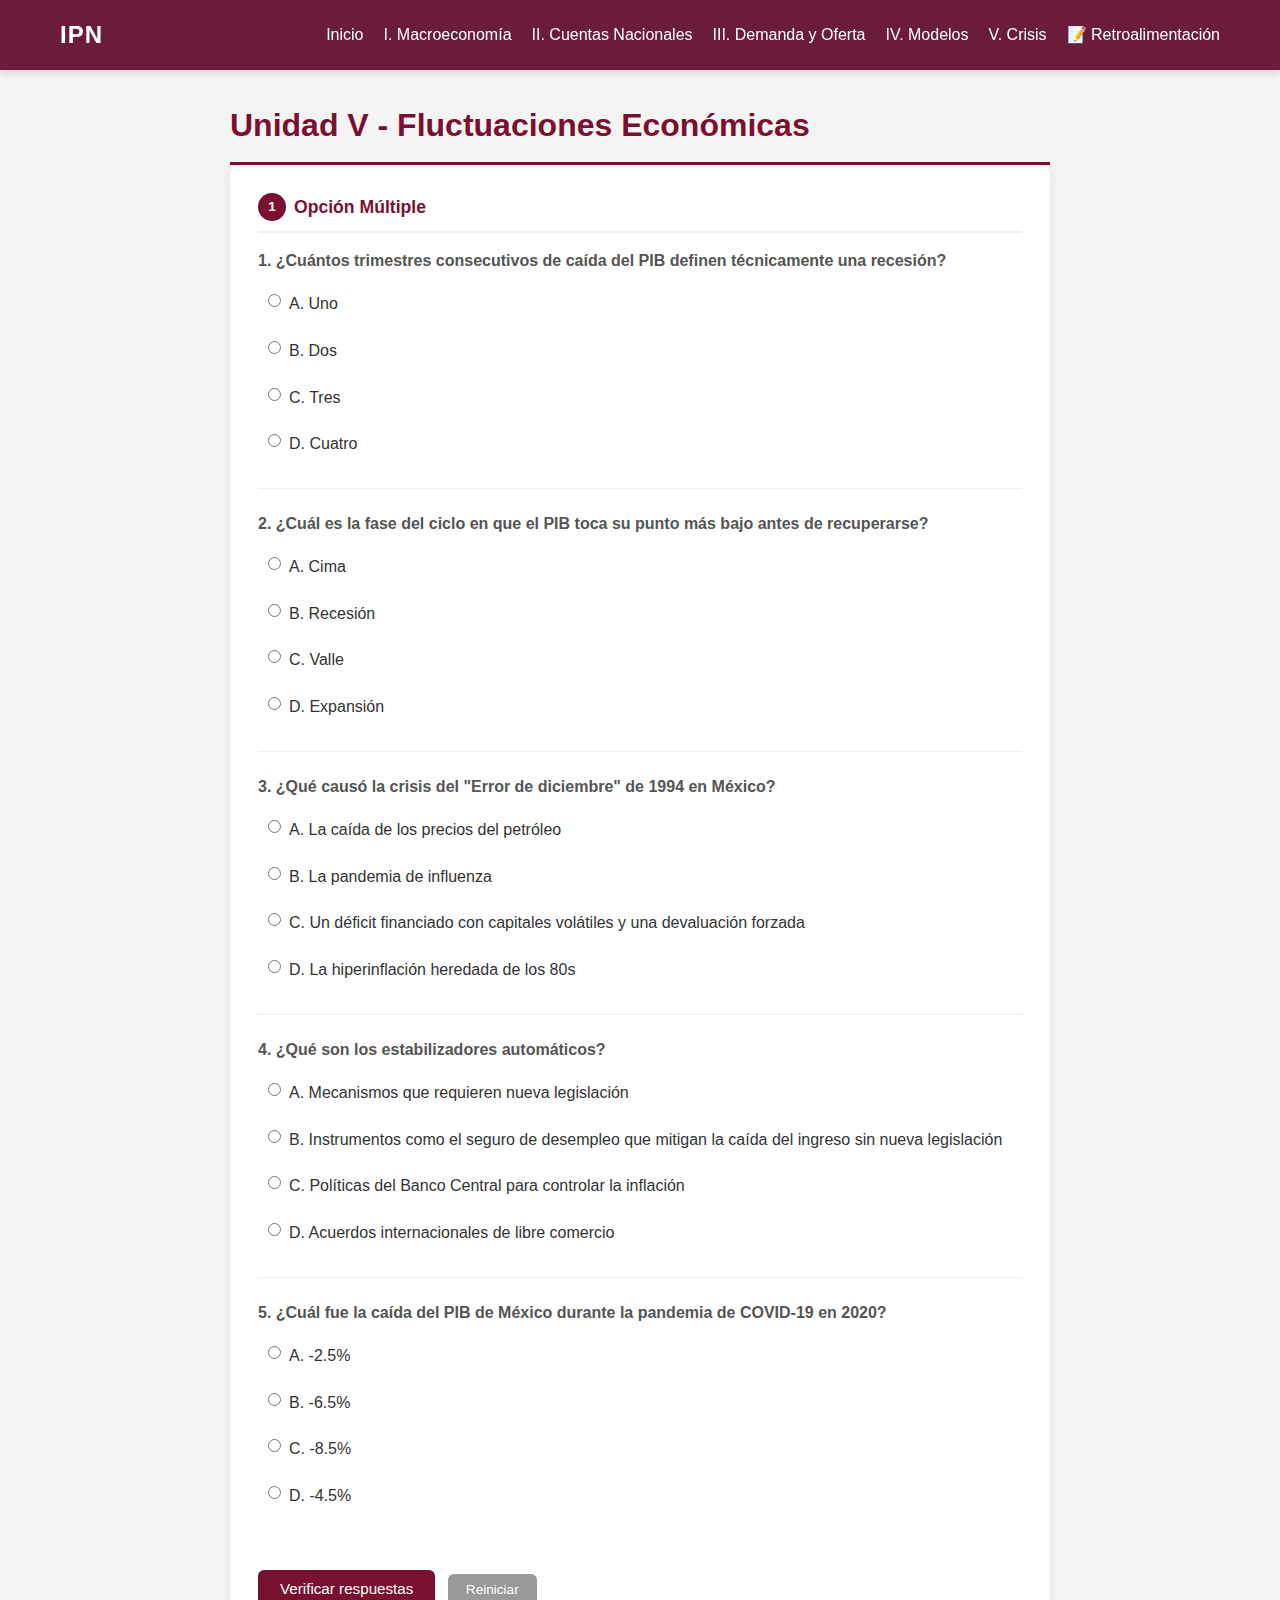
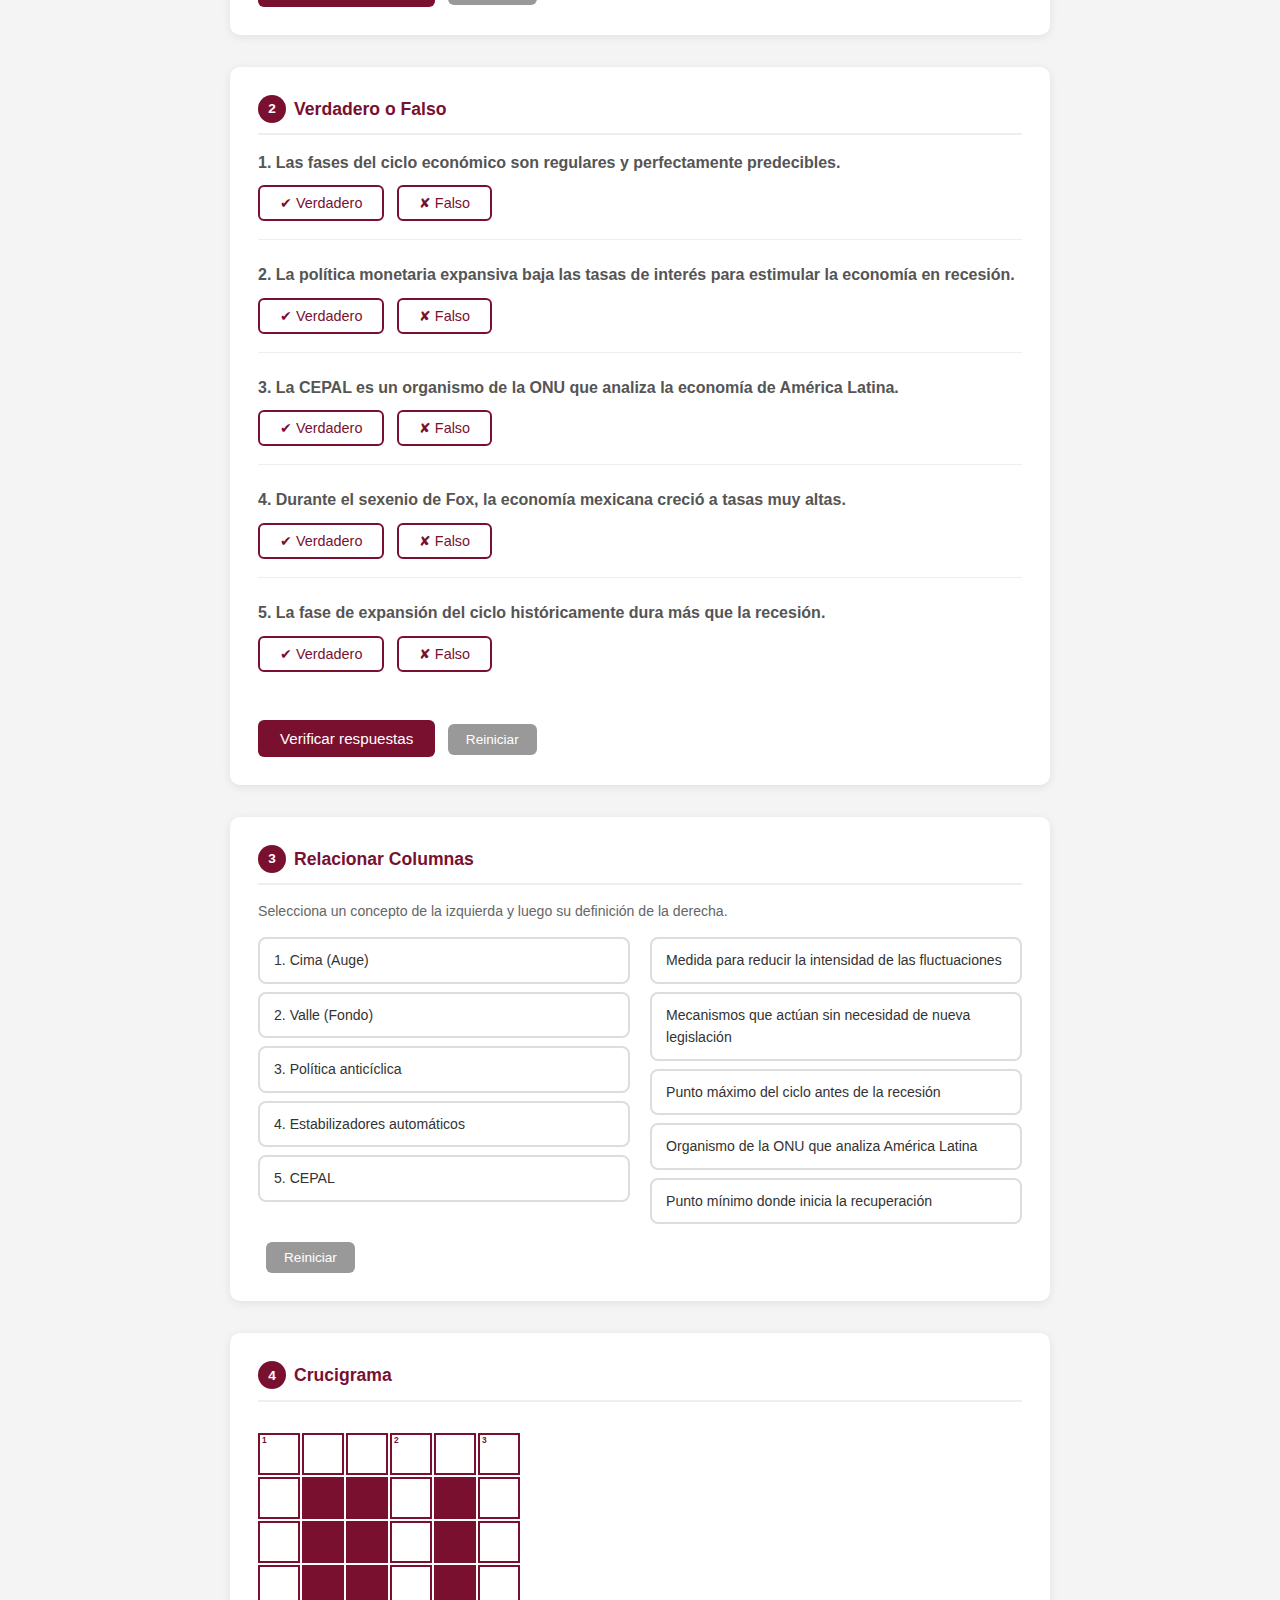
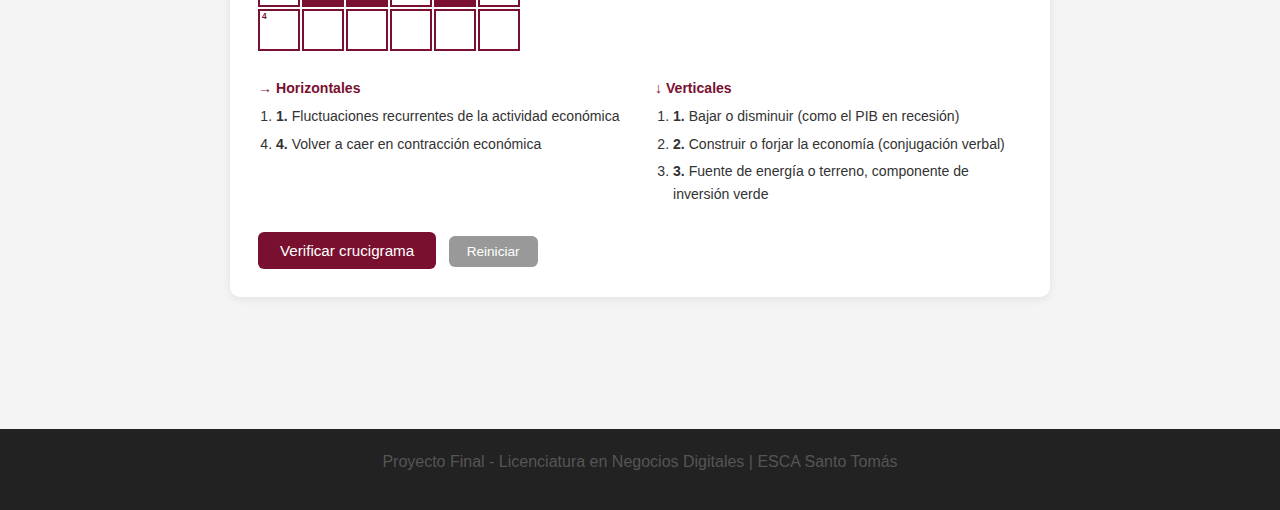
<file: quiz_unidad5.html>
<!DOCTYPE html>
<html lang="es">
<head>
<meta charset="UTF-8">
<meta name="viewport" content="width=device-width, initial-scale=1.0">
<title>Unidad V - Fluctuaciones Económicas | Retroalimentación</title>
<link rel="stylesheet" href="styles.css">
<style>
  body { font-family: 'Segoe UI', sans-serif; background: #f4f4f4; color: #333; }
  .quiz-container { max-width: 860px; margin: 30px auto; padding: 0 20px 60px; }
  h1 { color: #7a1030; border-bottom: 3px solid #7a1030; padding-bottom: 10px; }
  .activity { background: white; border-radius: 10px; padding: 28px; margin-bottom: 32px; box-shadow: 0 2px 10px rgba(0,0,0,0.08); }
  .activity h2 { color: #7a1030; margin-top: 0; font-size: 1.1rem; display:flex; align-items:center; gap:8px; }
  .activity h2 span { background:#7a1030; color:white; border-radius:50%; width:28px; height:28px; display:inline-flex; align-items:center; justify-content:center; font-size:0.85rem; flex-shrink:0; }
  .question { margin-bottom: 22px; padding-bottom: 18px; border-bottom: 1px solid #eee; }
  .question:last-of-type { border-bottom: none; }
  .question p { font-weight: 600; margin-bottom: 10px; }
  .options label { display: flex; align-items: flex-start; gap: 8px; padding: 8px 10px; border-radius: 6px; cursor: pointer; transition: background 0.15s; margin-bottom: 5px; }
  .options label:hover { background: #f9f2f4; }
  .options input[type=radio] { margin-top: 3px; accent-color: #7a1030; flex-shrink:0; }
  .feedback { margin-top: 8px; padding: 8px 12px; border-radius: 6px; font-size: 0.88rem; display: none; }
  .feedback.correct { background: #e8f5e9; color: #2e7d32; border-left: 4px solid #4caf50; }
  .feedback.incorrect { background: #fce4ec; color: #b71c1c; border-left: 4px solid #f44336; }
  .btn-check { background: #7a1030; color: white; border: none; padding: 10px 22px; border-radius: 6px; cursor: pointer; font-size: 0.95rem; margin-top: 8px; }
  .btn-check:hover { background: #5a0c22; }
  .btn-reset { background: #999; color: white; border: none; padding: 8px 18px; border-radius: 6px; cursor: pointer; font-size: 0.85rem; margin-left: 8px; }
  .score-box { background: #7a1030; color: white; padding: 14px 20px; border-radius: 8px; margin-top: 18px; font-weight: bold; display: none; text-align:center; font-size:1.05rem; }
  /* TF */
  .tf-btn { padding: 8px 20px; border: 2px solid #7a1030; border-radius: 6px; cursor: pointer; font-size: 0.9rem; background: white; color: #7a1030; margin-right: 8px; transition: all 0.15s; }
  .tf-btn:hover, .tf-btn.selected { background: #7a1030; color: white; }
  /* MATCH */
  .match-container { display: flex; gap: 20px; }
  .match-col { flex: 1; }
  .match-item { padding: 10px 14px; border: 2px solid #ddd; border-radius: 8px; margin-bottom: 8px; cursor: pointer; transition: all 0.15s; font-size: 0.88rem; background: white; }
  .match-item:hover { border-color: #7a1030; }
  .match-item.selected { border-color: #7a1030; background: #f9f2f4; }
  .match-item.matched-correct { border-color: #4caf50; background: #e8f5e9; cursor: default; }
  .match-item.matched-wrong { border-color: #f44336; background: #fce4ec; }
  .match-score { font-weight: bold; margin-top: 10px; color: #7a1030; }
  /* CROSSWORD */
  .cw-grid { display: inline-grid; gap: 2px; margin: 16px 0; }
  .cw-cell { width: 42px; height: 42px; border: 2px solid #7a1030; display: flex; align-items: center; justify-content: center; position: relative; background: white; font-size: 1rem; }
  .cw-cell.black { background: #7a1030; border-color: #7a1030; }
  .cw-cell input { width: 100%; height: 100%; border: none; text-align: center; font-size: 1.1rem; font-weight: bold; text-transform: uppercase; background: transparent; outline: none; color: #333; }
  .cw-cell.correct-cell { background: #e8f5e9; }
  .cw-cell.wrong-cell { background: #fce4ec; }
  .cw-num { position: absolute; top: 1px; left: 2px; font-size: 0.52rem; color: #7a1030; font-weight: bold; line-height: 1; }
  .cw-clues { display: flex; gap: 30px; margin-top: 10px; font-size: 0.88rem; }
  .cw-clues div { flex: 1; }
  .cw-clues h4 { color: #7a1030; margin: 0 0 6px; }
  .cw-clues ol { margin: 0; padding-left: 18px; }
  .cw-clues li { margin-bottom: 5px; }
</style>
</head>
<body>
<div id="site-header"></div>
<div class="quiz-container">
  <h1>Unidad V - Fluctuaciones Económicas</h1>

  <!-- ACTIVIDAD 1: OPCIÓN MÚLTIPLE -->
  <div class="activity" id="act1">
    <h2><span>1</span> Opción Múltiple</h2>
    <div id="mc-questions"></div>
    <div style="margin-top:10px;">
      <button class="btn-check" onclick="checkMC()">Verificar respuestas</button>
      <button class="btn-reset" onclick="resetMC()">Reiniciar</button>
    </div>
    <div class="score-box" id="mc-score"></div>
  </div>

  <!-- ACTIVIDAD 2: VERDADERO O FALSO -->
  <div class="activity" id="act2">
    <h2><span>2</span> Verdadero o Falso</h2>
    <div id="tf-questions"></div>
    <div style="margin-top:10px;">
      <button class="btn-check" onclick="checkTF()">Verificar respuestas</button>
      <button class="btn-reset" onclick="resetTF()">Reiniciar</button>
    </div>
    <div class="score-box" id="tf-score"></div>
  </div>

  <!-- ACTIVIDAD 3: RELACIONAR COLUMNAS -->
  <div class="activity" id="act3">
    <h2><span>3</span> Relacionar Columnas</h2>
    <p style="font-size:0.88rem;color:#666;margin-top:0;">Selecciona un concepto de la izquierda y luego su definición de la derecha.</p>
    <div class="match-container">
      <div class="match-col" id="match-left"></div>
      <div class="match-col" id="match-right"></div>
    </div>
    <div class="match-score" id="match-score"></div>
    <div style="margin-top:10px;">
      <button class="btn-reset" onclick="resetMatch()">Reiniciar</button>
    </div>
  </div>

  <!-- ACTIVIDAD 4: CRUCIGRAMA -->
  <div class="activity" id="act4">
    <h2><span>4</span> Crucigrama</h2>
    <div id="cw-grid-container"></div>
    <div class="cw-clues" id="cw-clues-container"></div>
    <div style="margin-top:14px;">
      <button class="btn-check" onclick="checkCW()">Verificar crucigrama</button>
      <button class="btn-reset" onclick="resetCW()">Reiniciar</button>
    </div>
    <div class="score-box" id="cw-score"></div>
  </div>
</div>

<script>
// ========== DATA ==========
const mcData = [{"q": "¿Cuántos trimestres consecutivos de caída del PIB definen técnicamente una recesión?", "opts": ["Uno", "Dos", "Tres", "Cuatro"], "ans": 1}, {"q": "¿Cuál es la fase del ciclo en que el PIB toca su punto más bajo antes de recuperarse?", "opts": ["Cima", "Recesión", "Valle", "Expansión"], "ans": 2}, {"q": "¿Qué causó la crisis del \"Error de diciembre\" de 1994 en México?", "opts": ["La caída de los precios del petróleo", "La pandemia de influenza", "Un déficit financiado con capitales volátiles y una devaluación forzada", "La hiperinflación heredada de los 80s"], "ans": 2}, {"q": "¿Qué son los estabilizadores automáticos?", "opts": ["Mecanismos que requieren nueva legislación", "Instrumentos como el seguro de desempleo que mitigan la caída del ingreso sin nueva legislación", "Políticas del Banco Central para controlar la inflación", "Acuerdos internacionales de libre comercio"], "ans": 1}, {"q": "¿Cuál fue la caída del PIB de México durante la pandemia de COVID-19 en 2020?", "opts": ["-2.5%", "-6.5%", "-8.5%", "-4.5%"], "ans": 2}];
const tfData = [{"q": "Las fases del ciclo económico son regulares y perfectamente predecibles.", "ans": false, "exp": "Falso. Los ciclos son recurrentes pero irregulares; no se repiten de forma idéntica ni son predecibles."}, {"q": "La política monetaria expansiva baja las tasas de interés para estimular la economía en recesión.", "ans": true, "exp": "Correcto. Al bajar tasas, se fomenta el crédito y la inversión, reactivando la demanda agregada."}, {"q": "La CEPAL es un organismo de la ONU que analiza la economía de América Latina.", "ans": true, "exp": "Correcto. La CEPAL realiza diagnósticos y estimaciones para los países de América Latina y el Caribe."}, {"q": "Durante el sexenio de Fox, la economía mexicana creció a tasas muy altas.", "ans": false, "exp": "Falso. Aunque evitó crisis, el crecimiento fue muy bajo por el bloqueo de reformas estructurales."}, {"q": "La fase de expansión del ciclo históricamente dura más que la recesión.", "ans": true, "exp": "Correcto. Las expansiones son la fase \"normal\" y suelen ser más largas que las contracciones."}];
const matchLeft = ["Cima (Auge)", "Valle (Fondo)", "Política anticíclica", "Estabilizadores automáticos", "CEPAL"];
const matchRight = ["Punto máximo del ciclo antes de la recesión", "Punto mínimo donde inicia la recuperación", "Medida para reducir la intensidad de las fluctuaciones", "Mecanismos que actúan sin necesidad de nueva legislación", "Organismo de la ONU que analiza América Latina"];
const matchAns = [0, 1, 2, 3, 4];
const cwGrid = [["C", "I", "C", "L", "O", "S"], ["E", null, null, "A", null, "O"], ["D", null, null, "B", null, "L"], ["E", null, null, "R", null, "A"], ["R", "E", "C", "A", "E", "R"]];
const cwCluesAcross = [[0, "Fluctuaciones recurrentes de la actividad económica"], [4, "Volver a caer en contracción económica"]];
const cwCluesDown = [[0, "Bajar o disminuir (como el PIB en recesión)"], [3, "Construir o forjar la economía (conjugación verbal)"], [5, "Fuente de energía o terreno, componente de inversión verde"]];
const cwWordsAcross = {"0": "CICLOS", "4": "RECAER"};
const cwWordsDown = {"0": "CEDER", "3": "LABRA", "5": "SOLAR"};

// ========== MC ==========
function buildMC() {
  const container = document.getElementById('mc-questions');
  container.innerHTML = '';
  mcData.forEach((q, i) => {
    let optsHTML = q.opts.map((o, j) => `
      <label>
        <input type="radio" name="mc${i}" value="${j}">
        ${String.fromCharCode(65+j)}. ${o}
      </label>`).join('');
    container.innerHTML += `
      <div class="question" id="mc-q${i}">
        <p>${i+1}. ${q.q}</p>
        <div class="options">${optsHTML}</div>
        <div class="feedback" id="mc-fb${i}"></div>
      </div>`;
  });
}
function checkMC() {
  let score = 0;
  mcData.forEach((q, i) => {
    const sel = document.querySelector(`input[name="mc${i}"]:checked`);
    const fb = document.getElementById(`mc-fb${i}`);
    if (!sel) { fb.textContent = '⚠️ Selecciona una opción.'; fb.className='feedback incorrect'; fb.style.display='block'; return; }
    const val = parseInt(sel.value);
    if (val === q.ans) {
      fb.textContent = '✅ ¡Correcto!';
      fb.className = 'feedback correct';
      score++;
    } else {
      fb.textContent = `❌ Incorrecto. La respuesta correcta es: ${String.fromCharCode(65+q.ans)}. ${q.opts[q.ans]}`;
      fb.className = 'feedback incorrect';
    }
    fb.style.display = 'block';
  });
  const sc = document.getElementById('mc-score');
  sc.textContent = `Puntaje final: ${score} / ${mcData.length} (${Math.round(score/mcData.length*100)}%)`;
  sc.style.display = 'block';
}
function resetMC() {
  document.querySelectorAll('input[type=radio]').forEach(r => r.checked = false);
  document.querySelectorAll('[id^=mc-fb]').forEach(f => { f.style.display='none'; f.textContent=''; });
  document.getElementById('mc-score').style.display = 'none';
}

// ========== TF ==========
function buildTF() {
  const container = document.getElementById('tf-questions');
  container.innerHTML = '';
  tfData.forEach((q, i) => {
    container.innerHTML += `
      <div class="question" id="tf-q${i}">
        <p>${i+1}. ${q.q}</p>
        <div>
          <button class="tf-btn" id="tf-v${i}" onclick="selectTF(${i}, true)">✔ Verdadero</button>
          <button class="tf-btn" id="tf-f${i}" onclick="selectTF(${i}, false)">✘ Falso</button>
        </div>
        <div class="feedback" id="tf-fb${i}"></div>
      </div>`;
  });
}
const tfAnswers = {};
function selectTF(i, val) {
  tfAnswers[i] = val;
  document.getElementById(`tf-v${i}`).classList.toggle('selected', val === true);
  document.getElementById(`tf-f${i}`).classList.toggle('selected', val === false);
}
function checkTF() {
  let score = 0;
  tfData.forEach((q, i) => {
    const fb = document.getElementById(`tf-fb${i}`);
    if (tfAnswers[i] === undefined) { fb.textContent='⚠️ Selecciona una opción.'; fb.className='feedback incorrect'; fb.style.display='block'; return; }
    if (tfAnswers[i] === q.ans) {
      fb.textContent = `✅ ¡Correcto! ${q.exp}`;
      fb.className = 'feedback correct';
      score++;
    } else {
      fb.textContent = `❌ Incorrecto. ${q.exp}`;
      fb.className = 'feedback incorrect';
    }
    fb.style.display = 'block';
  });
  const sc = document.getElementById('tf-score');
  sc.textContent = `Puntaje final: ${score} / ${tfData.length} (${Math.round(score/tfData.length*100)}%)`;
  sc.style.display = 'block';
}
function resetTF() {
  Object.keys(tfAnswers).forEach(k => delete tfAnswers[k]);
  document.querySelectorAll('.tf-btn').forEach(b => b.classList.remove('selected'));
  document.querySelectorAll('[id^=tf-fb]').forEach(f => { f.style.display='none'; f.textContent=''; });
  document.getElementById('tf-score').style.display = 'none';
}

// ========== MATCH ==========
let selectedLeft = null;
const matchedPairs = {};
function buildMatch() {
  const leftContainer = document.getElementById('match-left');
  const rightContainer = document.getElementById('match-right');
  leftContainer.innerHTML = '';
  rightContainer.innerHTML = '';
  const rightOrder = [...Array(matchRight.length).keys()].sort(() => Math.random()-0.5);
  matchLeft.forEach((t, i) => {
    leftContainer.innerHTML += `<div class="match-item" id="ml${i}" onclick="selectLeft(${i})">${i+1}. ${t}</div>`;
  });
  rightOrder.forEach(ri => {
    rightContainer.innerHTML += `<div class="match-item" id="mr${ri}" data-idx="${ri}" onclick="selectRight(${ri})">${matchRight[ri]}</div>`;
  });
}
function selectLeft(i) {
  if (matchedPairs[i] !== undefined) return;
  document.querySelectorAll('#match-left .match-item').forEach(el => el.classList.remove('selected'));
  selectedLeft = i;
  document.getElementById(`ml${i}`).classList.add('selected');
}
function selectRight(ri) {
  if (selectedLeft === null) return;
  const expectedRight = matchAns[selectedLeft];
  const leftEl = document.getElementById(`ml${selectedLeft}`);
  const rightEl = document.getElementById(`mr${ri}`);
  if (ri === expectedRight) {
    leftEl.classList.remove('selected'); leftEl.classList.add('matched-correct');
    rightEl.classList.add('matched-correct');
    matchedPairs[selectedLeft] = ri;
  } else {
    leftEl.classList.remove('selected'); leftEl.classList.add('matched-wrong');
    rightEl.classList.add('matched-wrong');
    setTimeout(() => { leftEl.classList.remove('matched-wrong'); rightEl.classList.remove('matched-wrong'); }, 900);
  }
  selectedLeft = null;
  const correct = Object.keys(matchedPairs).length;
  if (correct === matchLeft.length) {
    document.getElementById('match-score').textContent = `✅ ¡Completado! ${correct} / ${matchLeft.length} correctos.`;
  } else {
    document.getElementById('match-score').textContent = `${correct} / ${matchLeft.length} emparejados correctamente`;
  }
}
function resetMatch() {
  Object.keys(matchedPairs).forEach(k => delete matchedPairs[k]);
  selectedLeft = null;
  document.getElementById('match-score').textContent = '';
  buildMatch();
}

// ========== CROSSWORD ==========
function buildCW() {
  const rows = cwGrid.length;
  const cols = cwGrid[0].length;
  const container = document.getElementById('cw-grid-container');
  const grid = document.createElement('div');
  grid.className = 'cw-grid';
  grid.style.gridTemplateColumns = `repeat(${cols}, 42px)`;
  // Assign numbers
  const numbers = {};
  let num = 1;
  for (let r=0; r<rows; r++) {
    for (let c=0; c<cols; c++) {
      if (cwGrid[r][c] === null) continue;
      const startAcross = (c===0 || cwGrid[r][c-1]===null) && c+1<cols && cwGrid[r][c+1]!==null;
      const startDown = (r===0 || cwGrid[r-1][c]===null) && r+1<rows && cwGrid[r+1][c]!==null;
      if (startAcross || startDown) { numbers[`${r},${c}`] = num++; }
    }
  }
  for (let r=0; r<rows; r++) {
    for (let c=0; c<cols; c++) {
      const cell = document.createElement('div');
      cell.className = 'cw-cell';
      cell.id = `cw-${r}-${c}`;
      if (cwGrid[r][c] === null) {
        cell.classList.add('black');
      } else {
        if (numbers[`${r},${c}`]) {
          const numSpan = document.createElement('span');
          numSpan.className = 'cw-num';
          numSpan.textContent = numbers[`${r},${c}`];
          cell.appendChild(numSpan);
        }
        const inp = document.createElement('input');
        inp.type = 'text'; inp.maxLength = 1;
        inp.id = `cwi-${r}-${c}`;
        inp.addEventListener('input', e => { e.target.value = e.target.value.toUpperCase().replace(/[^A-ZÁÉÍÓÚ]/g,''); });
        inp.addEventListener('keydown', e => { if(e.key==='Backspace') e.target.value=''; });
        cell.appendChild(inp);
      }
      grid.appendChild(cell);
    }
  }
  container.appendChild(grid);
  // Build clues
  const cluesDiv = document.getElementById('cw-clues-container');
  let acrossHTML = '<h4>→ Horizontales</h4><ol>';
  cwCluesAcross.forEach(([startRow, clue]) => {
    let startCol = 0;
    for (let c = 0; c < cwGrid[startRow].length; c++) {
      if (cwGrid[startRow][c] !== null && (c === 0 || cwGrid[startRow][c-1] === null)) {
        startCol = c; break;
      }
    }
    const n = numbers[`${startRow},${startCol}`] || '?';
    acrossHTML += `<li value="${n}"><strong>${n}.</strong> ${clue}</li>`;
  });
  acrossHTML += '</ol>';
  let downHTML = '<h4>↓ Verticales</h4><ol>';
  cwCluesDown.forEach(([startCol, clue]) => {
    let startRow = 0;
    for (let r = 0; r < cwGrid.length; r++) {
      if (cwGrid[r][startCol] !== null && (r === 0 || cwGrid[r-1][startCol] === null)) {
        startRow = r; break;
      }
    }
    const n = numbers[`${startRow},${startCol}`] || '?';
    downHTML += `<li value="${n}"><strong>${n}.</strong> ${clue}</li>`;
  });
  downHTML += '</ol>';
  cluesDiv.innerHTML = `<div>${acrossHTML}</div><div>${downHTML}</div>`;
}
function checkCW() {
  const rows = cwGrid.length;
  const cols = cwGrid[0].length;
  let correct = 0, total = 0;
  for (let r=0; r<rows; r++) {
    for (let c=0; c<cols; c++) {
      if (cwGrid[r][c] === null) continue;
      total++;
      const inp = document.getElementById(`cwi-${r}-${c}`);
      const cell = document.getElementById(`cw-${r}-${c}`);
      cell.classList.remove('correct-cell','wrong-cell');
      if (inp.value.toUpperCase() === cwGrid[r][c].toUpperCase()) {
        cell.classList.add('correct-cell'); correct++;
      } else {
        cell.classList.add('wrong-cell');
      }
    }
  }
  const sc = document.getElementById('cw-score');
  sc.textContent = `Puntaje: ${correct} / ${total} letras correctas (${Math.round(correct/total*100)}%)`;
  sc.style.display = 'block';
}
function resetCW() {
  document.querySelectorAll('[id^=cwi-]').forEach(i => i.value='');
  document.querySelectorAll('.cw-cell').forEach(c => c.classList.remove('correct-cell','wrong-cell'));
  document.getElementById('cw-score').style.display='none';
}

// ========== INIT ==========
buildMC();
buildTF();
buildMatch();
buildCW();
</script>
<div id="site-footer"></div>
    <script src="components.js"></script>
</body>
</html>
</file>
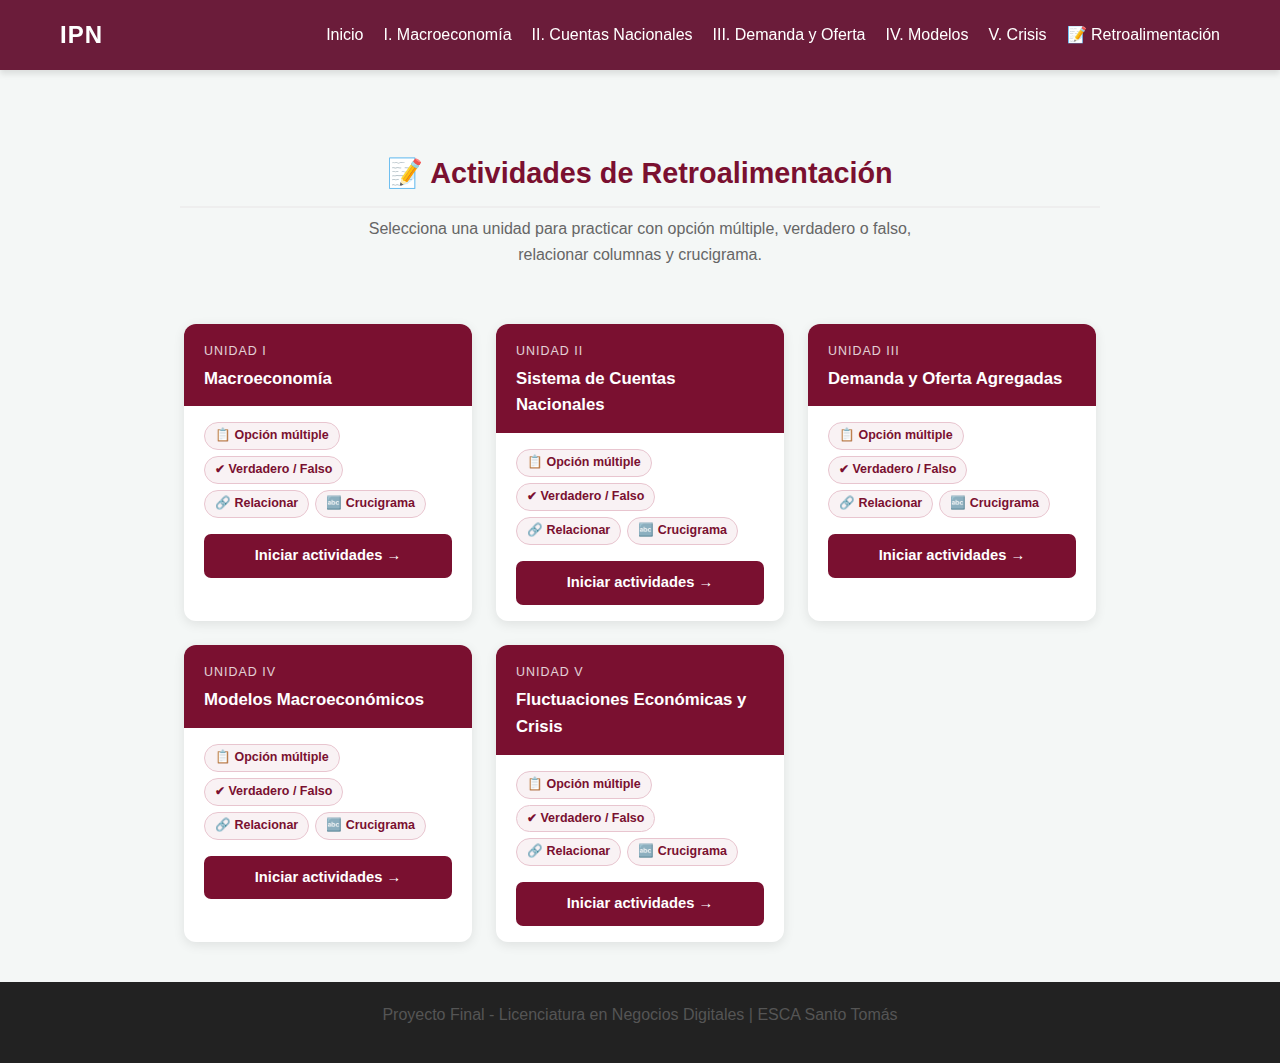
<file: quizzes.html>
<!DOCTYPE html>
<html lang="es">
<head>
    <meta charset="UTF-8">
    <meta name="viewport" content="width=device-width, initial-scale=1.0">
    <title>Retroalimentación | Proyecto Final</title>
    <link rel="stylesheet" href="styles.css">
    <style>
        .quiz-hero {
            text-align: center;
            padding: 40px 20px 20px;
        }
        .quiz-hero h2 {
            color: #7a1030;
            font-size: 1.8rem;
            margin-bottom: 8px;
        }
        .quiz-hero p {
            color: #666;
            font-size: 1rem;
            max-width: 560px;
            margin: 0 auto;
        }
        .quiz-grid {
            display: grid;
            grid-template-columns: repeat(auto-fit, minmax(280px, 1fr));
            gap: 24px;
            max-width: 1000px;
            margin: 36px auto;
            padding: 0 24px;
        }
        .quiz-card {
            background: white;
            border-radius: 12px;
            box-shadow: 0 3px 12px rgba(0,0,0,0.09);
            overflow: hidden;
            transition: transform 0.2s, box-shadow 0.2s;
        }
        .quiz-card:hover {
            transform: translateY(-4px);
            box-shadow: 0 8px 24px rgba(122,16,48,0.15);
        }
        .quiz-card-header {
            background: #7a1030;
            color: white;
            padding: 18px 20px 14px;
        }
        .quiz-card-header .unit-num {
            font-size: 0.78rem;
            opacity: 0.8;
            text-transform: uppercase;
            letter-spacing: 1px;
        }
        .quiz-card-header h3 {
            margin: 4px 0 0;
            font-size: 1.05rem;
        }
        .quiz-card-body {
            padding: 16px 20px;
        }
        .quiz-card-body .activities {
            display: flex;
            flex-wrap: wrap;
            gap: 6px;
            margin-bottom: 16px;
        }
        .badge {
            background: #f9f2f4;
            color: #7a1030;
            border: 1px solid #e8c5cf;
            border-radius: 20px;
            padding: 3px 10px;
            font-size: 0.78rem;
            font-weight: 600;
        }
        .btn-quiz {
            display: block;
            width: 100%;
            background: #7a1030;
            color: white;
            text-align: center;
            padding: 10px;
            border-radius: 7px;
            text-decoration: none;
            font-weight: bold;
            font-size: 0.92rem;
            transition: background 0.15s;
        }
        .btn-quiz:hover {
            background: #5a0c22;
        }
    </style>
</head>
<body>

    <header>
        <nav>
            <div class="logo">IPN</div>
            <ul>
                <li><a href="index.html">Inicio</a></li>
                <li><a href="unidad1.html">I. Macroeconomía</a></li>
                <li><a href="unidad2.html">II. Cuentas Nacionales</a></li>
                <li><a href="unidad3.html">III. Demanda y Oferta</a></li>
                <li><a href="unidad4.html">IV. Modelos</a></li>
                <li><a href="unidad5.html">V. Crisis</a></li>
                <li><a href="quizzes.html" class="active">📝 Retroalimentación</a></li>
            </ul>
        </nav>
    </header>

    <main>
        <div class="quiz-hero">
            <h2>📝 Actividades de Retroalimentación</h2>
            <p>Selecciona una unidad para practicar con opción múltiple, verdadero o falso, relacionar columnas y crucigrama.</p>
        </div>

        <div class="quiz-grid">

            <div class="quiz-card">
                <div class="quiz-card-header">
                    <div class="unit-num">Unidad I</div>
                    <h3>Macroeconomía</h3>
                </div>
                <div class="quiz-card-body">
                    <div class="activities">
                        <span class="badge">📋 Opción múltiple</span>
                        <span class="badge">✔ Verdadero / Falso</span>
                        <span class="badge">🔗 Relacionar</span>
                        <span class="badge">🔤 Crucigrama</span>
                    </div>
                    <a href="quiz_unidad1.html" class="btn-quiz">Iniciar actividades →</a>
                </div>
            </div>

            <div class="quiz-card">
                <div class="quiz-card-header">
                    <div class="unit-num">Unidad II</div>
                    <h3>Sistema de Cuentas Nacionales</h3>
                </div>
                <div class="quiz-card-body">
                    <div class="activities">
                        <span class="badge">📋 Opción múltiple</span>
                        <span class="badge">✔ Verdadero / Falso</span>
                        <span class="badge">🔗 Relacionar</span>
                        <span class="badge">🔤 Crucigrama</span>
                    </div>
                    <a href="quiz_unidad2.html" class="btn-quiz">Iniciar actividades →</a>
                </div>
            </div>

            <div class="quiz-card">
                <div class="quiz-card-header">
                    <div class="unit-num">Unidad III</div>
                    <h3>Demanda y Oferta Agregadas</h3>
                </div>
                <div class="quiz-card-body">
                    <div class="activities">
                        <span class="badge">📋 Opción múltiple</span>
                        <span class="badge">✔ Verdadero / Falso</span>
                        <span class="badge">🔗 Relacionar</span>
                        <span class="badge">🔤 Crucigrama</span>
                    </div>
                    <a href="quiz_unidad3.html" class="btn-quiz">Iniciar actividades →</a>
                </div>
            </div>

            <div class="quiz-card">
                <div class="quiz-card-header">
                    <div class="unit-num">Unidad IV</div>
                    <h3>Modelos Macroeconómicos</h3>
                </div>
                <div class="quiz-card-body">
                    <div class="activities">
                        <span class="badge">📋 Opción múltiple</span>
                        <span class="badge">✔ Verdadero / Falso</span>
                        <span class="badge">🔗 Relacionar</span>
                        <span class="badge">🔤 Crucigrama</span>
                    </div>
                    <a href="quiz_unidad4.html" class="btn-quiz">Iniciar actividades →</a>
                </div>
            </div>

            <div class="quiz-card">
                <div class="quiz-card-header">
                    <div class="unit-num">Unidad V</div>
                    <h3>Fluctuaciones Económicas y Crisis</h3>
                </div>
                <div class="quiz-card-body">
                    <div class="activities">
                        <span class="badge">📋 Opción múltiple</span>
                        <span class="badge">✔ Verdadero / Falso</span>
                        <span class="badge">🔗 Relacionar</span>
                        <span class="badge">🔤 Crucigrama</span>
                    </div>
                    <a href="quiz_unidad5.html" class="btn-quiz">Iniciar actividades →</a>
                </div>
            </div>

        </div>
    </main>

    <footer>
        <p>Proyecto Final - Licenciatura en Negocios Digitales | ESCA Santo Tomás</p>
    </footer>

</body>
</html>
</file>
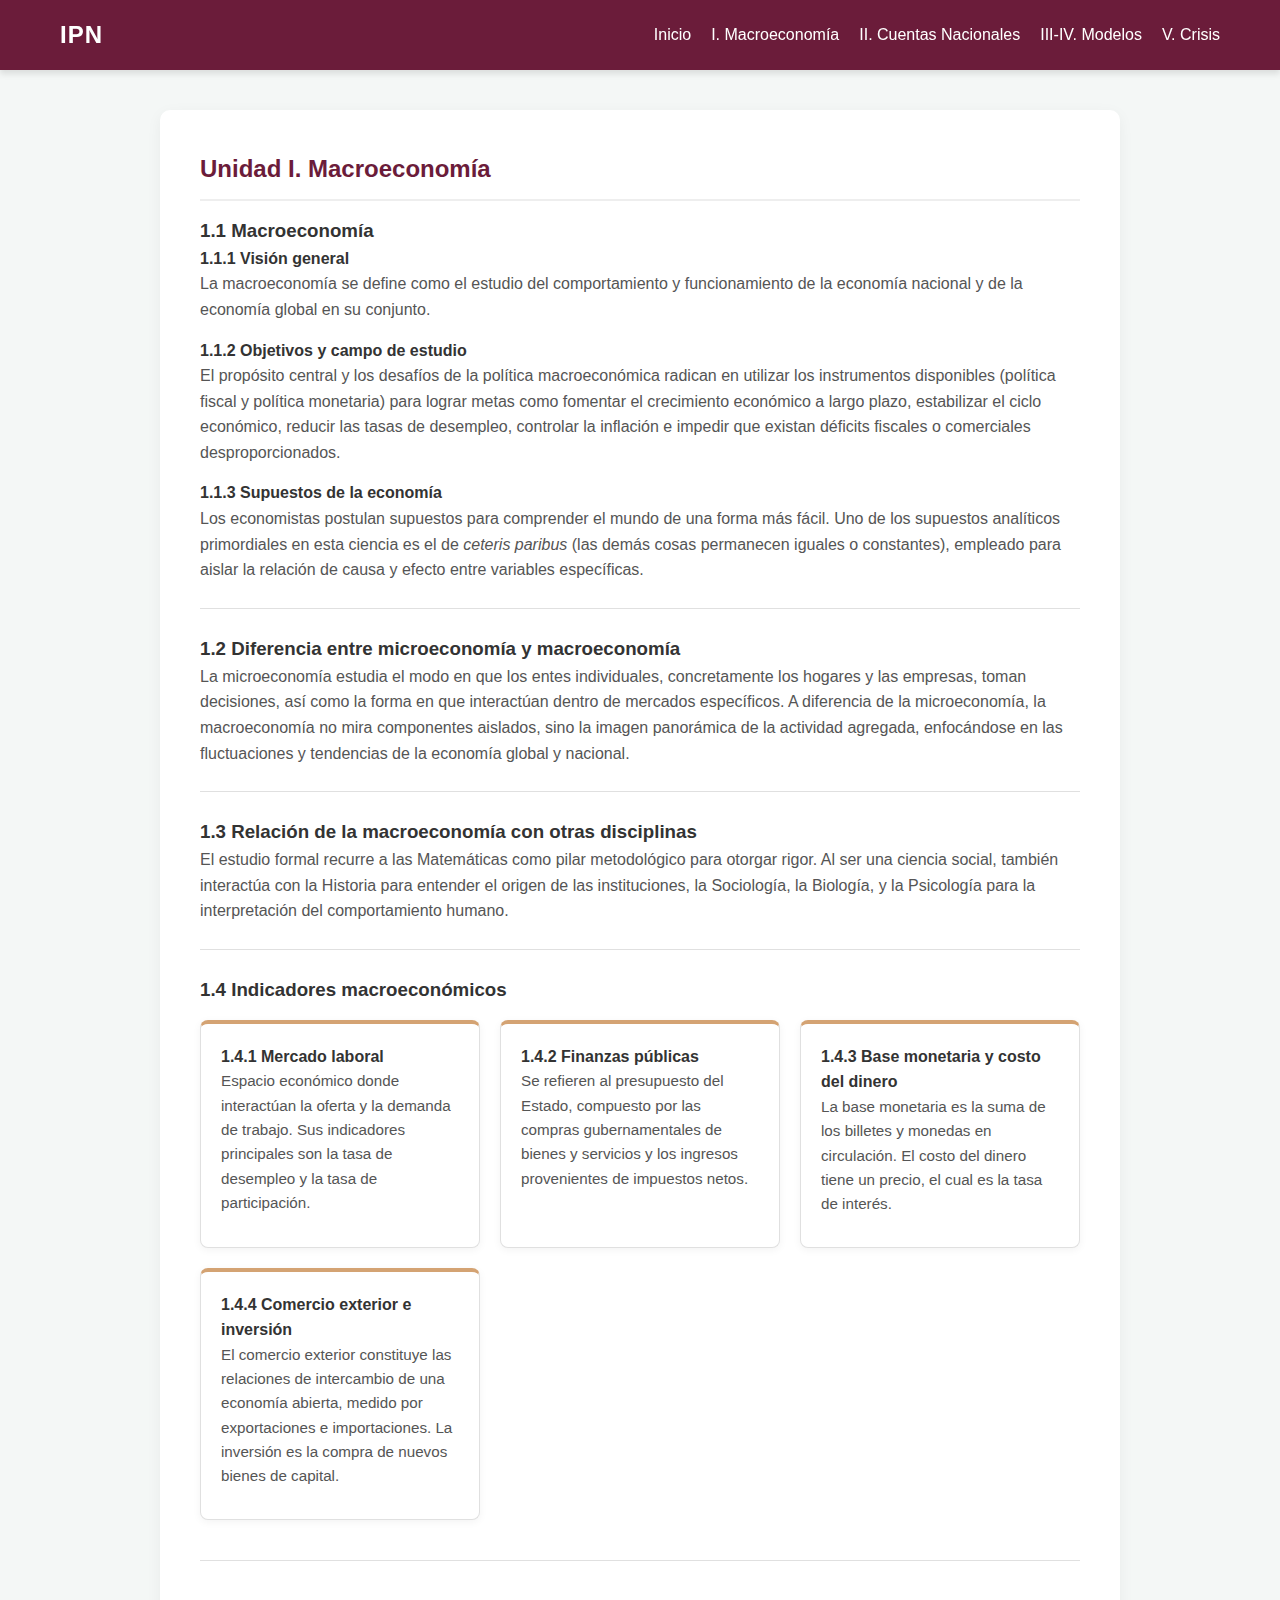
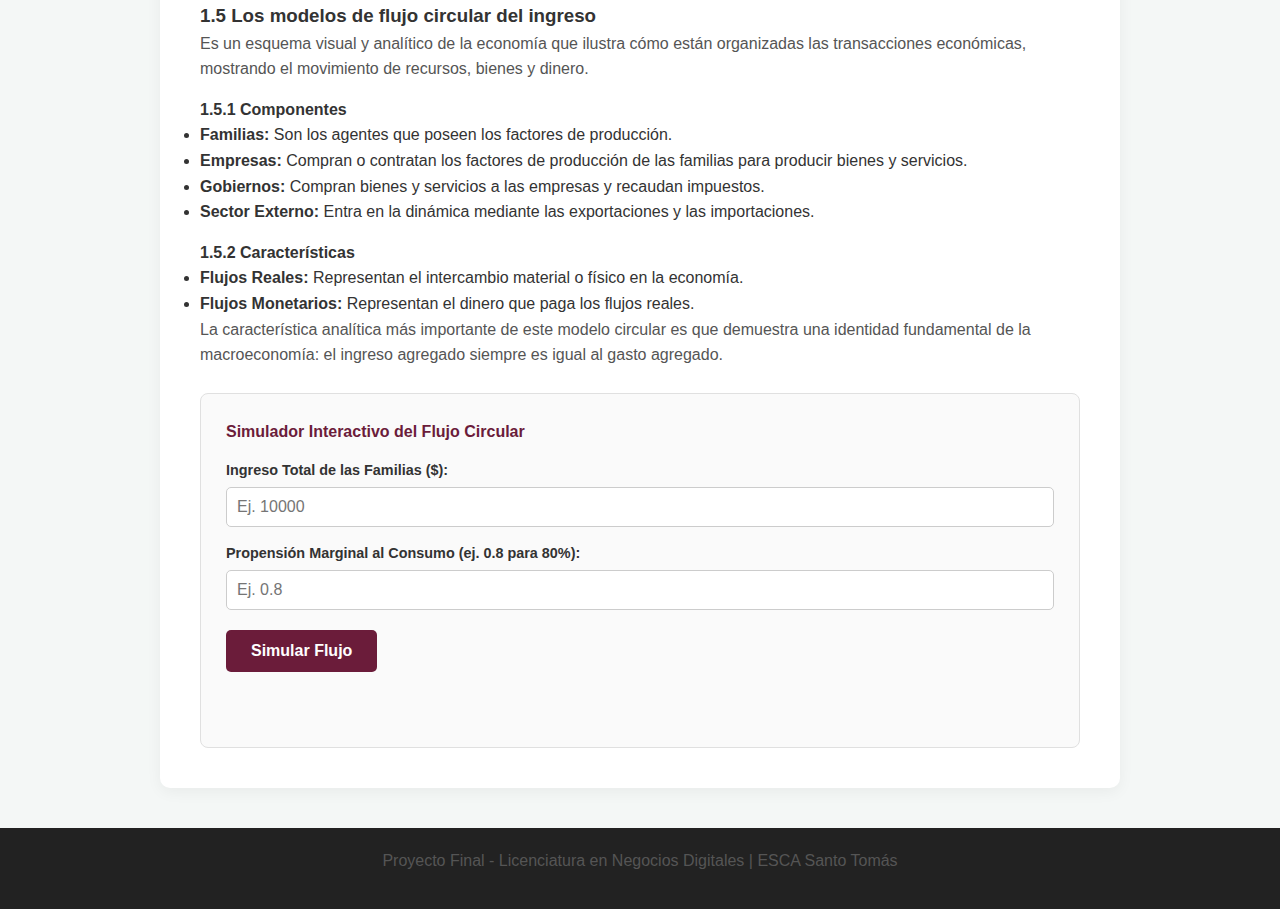
<file: unidad1.html>
<!DOCTYPE html>
<html lang="es">
<head>
    <meta charset="UTF-8">
    <meta name="viewport" content="width=device-width, initial-scale=1.0">
    <title>Unidad I - Macroeconomía | Proyecto Final</title>
    <link rel="stylesheet" href="styles.css">
</head>
<body>

    <header>
        <nav>
            <div class="logo">IPN</div>
            <ul>
                <li><a href="index.html">Inicio</a></li>
                <li><a href="unidad1.html">I. Macroeconomía</a></li>
                <li><a href="unidad2.html">II. Cuentas Nacionales</a></li>
                <li><a href="unidad3.html">III-IV. Modelos</a></li>
                <li><a href="unidad5.html">V. Crisis</a></li>
            </ul>
        </nav>
    </header>

    <main>
        <section id="unidad1">
            <h2>Unidad I. Macroeconomía</h2>

            <h3>1.1 Macroeconomía</h3>
            
            <h4>1.1.1 Visión general</h4>
            <p>La macroeconomía se define como el estudio del comportamiento y funcionamiento de la economía nacional y de la economía global en su conjunto.</p>

            <h4>1.1.2 Objetivos y campo de estudio</h4>
            <p>El propósito central y los desafíos de la política macroeconómica radican en utilizar los instrumentos disponibles (política fiscal y política monetaria) para lograr metas como fomentar el crecimiento económico a largo plazo, estabilizar el ciclo económico, reducir las tasas de desempleo, controlar la inflación e impedir que existan déficits fiscales o comerciales desproporcionados.</p>

            <h4>1.1.3 Supuestos de la economía</h4>
            <p>Los economistas postulan supuestos para comprender el mundo de una forma más fácil. Uno de los supuestos analíticos primordiales en esta ciencia es el de <em>ceteris paribus</em> (las demás cosas permanecen iguales o constantes), empleado para aislar la relación de causa y efecto entre variables específicas.</p>

            <hr style="margin: 25px 0;">

            <h3>1.2 Diferencia entre microeconomía y macroeconomía</h3>
            <p>La microeconomía estudia el modo en que los entes individuales, concretamente los hogares y las empresas, toman decisiones, así como la forma en que interactúan dentro de mercados específicos. A diferencia de la microeconomía, la macroeconomía no mira componentes aislados, sino la imagen panorámica de la actividad agregada, enfocándose en las fluctuaciones y tendencias de la economía global y nacional.</p>

            <hr style="margin: 25px 0;">

            <h3>1.3 Relación de la macroeconomía con otras disciplinas</h3>
            <p>El estudio formal recurre a las Matemáticas como pilar metodológico para otorgar rigor. Al ser una ciencia social, también interactúa con la Historia para entender el origen de las instituciones, la Sociología, la Biología, y la Psicología para la interpretación del comportamiento humano.</p>

            <hr style="margin: 25px 0;">

            <h3>1.4 Indicadores macroeconómicos</h3>
            <div class="grid-tarjetas" style="margin-top: 15px;">
                <div class="tarjeta">
                    <h4>1.4.1 Mercado laboral</h4>
                    <p>Espacio económico donde interactúan la oferta y la demanda de trabajo. Sus indicadores principales son la tasa de desempleo y la tasa de participación.</p>
                </div>
                <div class="tarjeta">
                    <h4>1.4.2 Finanzas públicas</h4>
                    <p>Se refieren al presupuesto del Estado, compuesto por las compras gubernamentales de bienes y servicios y los ingresos provenientes de impuestos netos.</p>
                </div>
                <div class="tarjeta">
                    <h4>1.4.3 Base monetaria y costo del dinero</h4>
                    <p>La base monetaria es la suma de los billetes y monedas en circulación. El costo del dinero tiene un precio, el cual es la tasa de interés.</p>
                </div>
                <div class="tarjeta">
                    <h4>1.4.4 Comercio exterior e inversión</h4>
                    <p>El comercio exterior constituye las relaciones de intercambio de una economía abierta, medido por exportaciones e importaciones. La inversión es la compra de nuevos bienes de capital.</p>
                </div>
            </div>

            <hr style="margin: 40px 0;">

            <h3>1.5 Los modelos de flujo circular del ingreso</h3>
            <p>Es un esquema visual y analítico de la economía que ilustra cómo están organizadas las transacciones económicas, mostrando el movimiento de recursos, bienes y dinero.</p>

            

            <h4>1.5.1 Componentes</h4>
            <ul>
                <li><strong>Familias:</strong> Son los agentes que poseen los factores de producción.</li>
                <li><strong>Empresas:</strong> Compran o contratan los factores de producción de las familias para producir bienes y servicios.</li>
                <li><strong>Gobiernos:</strong> Compran bienes y servicios a las empresas y recaudan impuestos.</li>
                <li><strong>Sector Externo:</strong> Entra en la dinámica mediante las exportaciones y las importaciones.</li>
            </ul>

            <h4 style="margin-top: 15px;">1.5.2 Características</h4>
            <ul>
                <li><strong>Flujos Reales:</strong> Representan el intercambio material o físico en la economía.</li>
                <li><strong>Flujos Monetarios:</strong> Representan el dinero que paga los flujos reales.</li>
            </ul>
            <p>La característica analítica más importante de este modelo circular es que demuestra una identidad fundamental de la macroeconomía: el ingreso agregado siempre es igual al gasto agregado.</p>

            <div class="calculadora" style="margin-top: 25px;">
                <h4 style="color: #6B1C3A; margin-bottom: 10px;">Simulador Interactivo del Flujo Circular</h4>
                <label for="ingreso-total">Ingreso Total de las Familias ($):</label>
                <input type="number" id="ingreso-total" placeholder="Ej. 10000">

                <label for="propension-consumo">Propensión Marginal al Consumo (ej. 0.8 para 80%):</label>
                <input type="number" id="propension-consumo" step="0.1" max="0.99" min="0.01" placeholder="Ej. 0.8">

                <button onclick="simularFlujo()">Simular Flujo</button>

                <div id="resultado-flujo" style="margin-top: 20px; font-weight: bold; font-size: 1.1rem; padding: 15px; border-radius: 5px;"></div>
            </div>
        </section>
    </main>

    <footer>
        <p>Proyecto Final - Licenciatura en Negocios Digitales | ESCA Santo Tomás</p>
    </footer>

    <script src="app.js"></script>
</body>
</html>
</file>
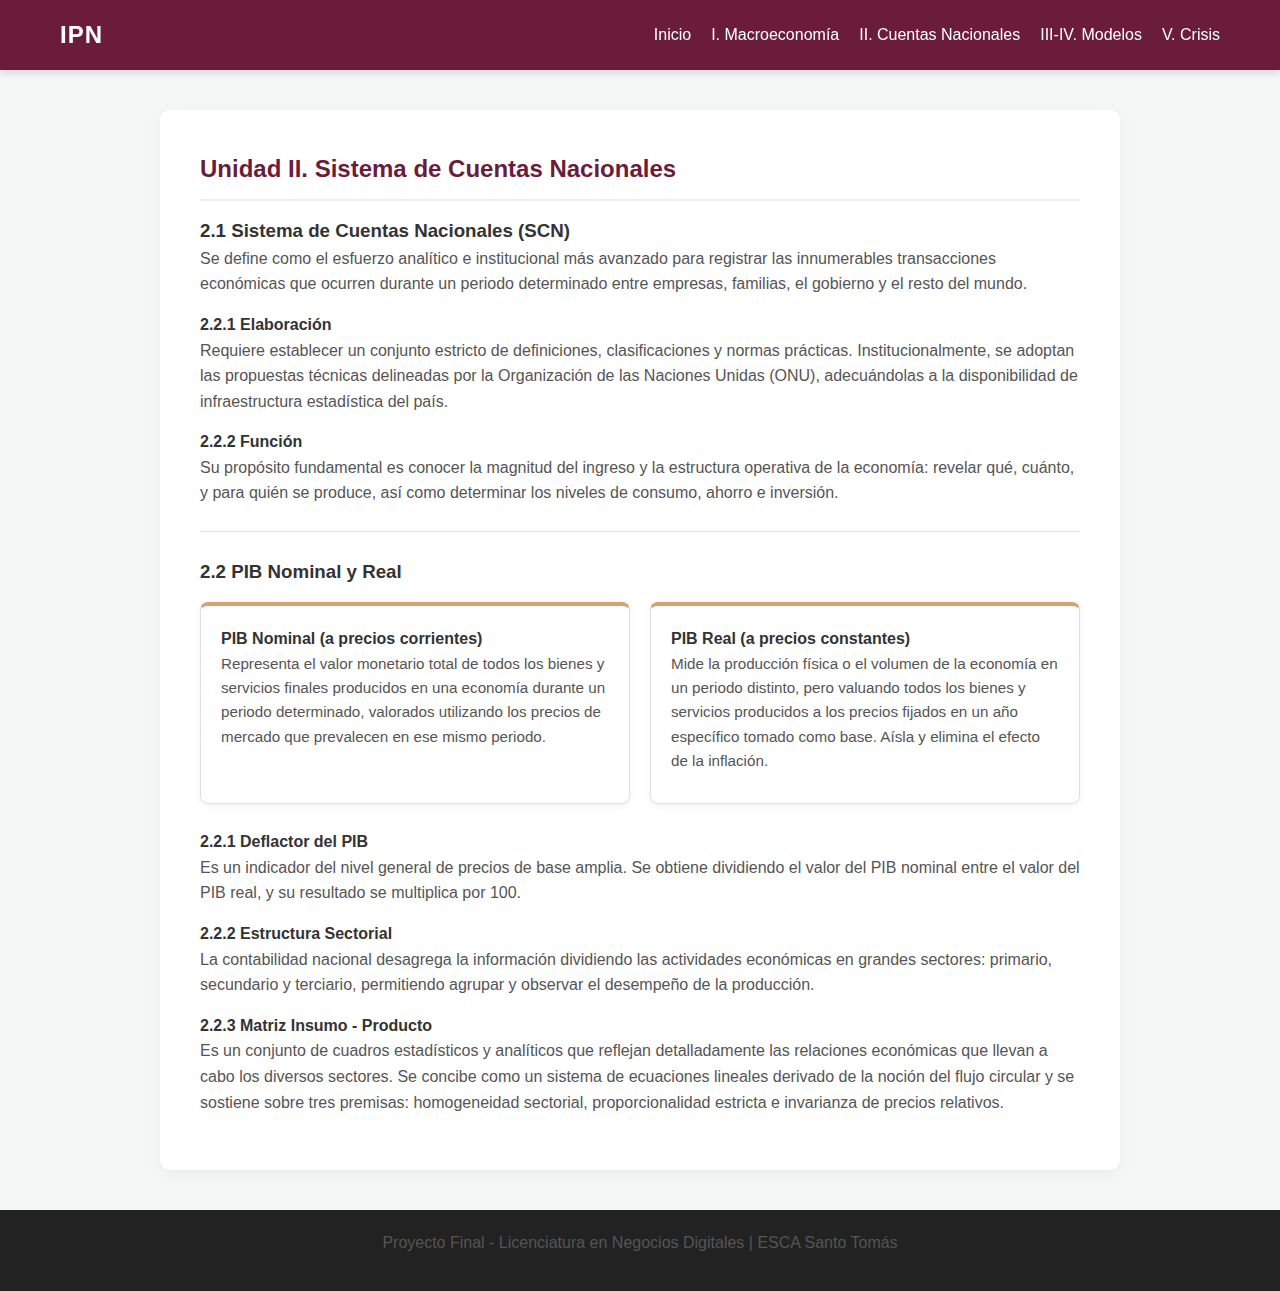
<file: unidad2.html>
<!DOCTYPE html>
<html lang="es">
<head>
    <meta charset="UTF-8">
    <meta name="viewport" content="width=device-width, initial-scale=1.0">
    <title>Unidad II - Cuentas Nacionales | Proyecto Final</title>
    <link rel="stylesheet" href="styles.css">
</head>
<body>

    <header>
        <nav>
            <div class="logo">IPN</div>
            <ul>
                <li><a href="index.html">Inicio</a></li>
                <li><a href="unidad1.html">I. Macroeconomía</a></li>
                <li><a href="unidad2.html">II. Cuentas Nacionales</a></li>
                <li><a href="unidad3.html">III-IV. Modelos</a></li>
                <li><a href="unidad5.html">V. Crisis</a></li>
            </ul>
        </nav>
    </header>

    <main>
        <section id="unidad2">
            <h2>Unidad II. Sistema de Cuentas Nacionales</h2>

            <h3>2.1 Sistema de Cuentas Nacionales (SCN)</h3>
            <p>Se define como el esfuerzo analítico e institucional más avanzado para registrar las innumerables transacciones económicas que ocurren durante un periodo determinado entre empresas, familias, el gobierno y el resto del mundo.</p>

            <h4>2.2.1 Elaboración</h4>
            <p>Requiere establecer un conjunto estricto de definiciones, clasificaciones y normas prácticas. Institucionalmente, se adoptan las propuestas técnicas delineadas por la Organización de las Naciones Unidas (ONU), adecuándolas a la disponibilidad de infraestructura estadística del país.</p>

            <h4>2.2.2 Función</h4>
            <p>Su propósito fundamental es conocer la magnitud del ingreso y la estructura operativa de la economía: revelar qué, cuánto, y para quién se produce, así como determinar los niveles de consumo, ahorro e inversión.</p>

            <hr style="margin: 25px 0;">

            <h3>2.2 PIB Nominal y Real</h3>
            <div class="grid-tarjetas" style="margin-top: 15px;">
                <div class="tarjeta">
                    <h4>PIB Nominal (a precios corrientes)</h4>
                    <p>Representa el valor monetario total de todos los bienes y servicios finales producidos en una economía durante un periodo determinado, valorados utilizando los precios de mercado que prevalecen en ese mismo periodo.</p>
                </div>
                <div class="tarjeta">
                    <h4>PIB Real (a precios constantes)</h4>
                    <p>Mide la producción física o el volumen de la economía en un periodo distinto, pero valuando todos los bienes y servicios producidos a los precios fijados en un año específico tomado como base. Aísla y elimina el efecto de la inflación.</p>
                </div>
            </div>

            <h4 style="margin-top: 25px;">2.2.1 Deflactor del PIB</h4>
            <p>Es un indicador del nivel general de precios de base amplia. Se obtiene dividiendo el valor del PIB nominal entre el valor del PIB real, y su resultado se multiplica por 100.</p>

            <h4 style="margin-top: 15px;">2.2.2 Estructura Sectorial</h4>
            <p>La contabilidad nacional desagrega la información dividiendo las actividades económicas en grandes sectores: primario, secundario y terciario, permitiendo agrupar y observar el desempeño de la producción.</p>

            <h4 style="margin-top: 15px;">2.2.3 Matriz Insumo - Producto</h4>
            <p>Es un conjunto de cuadros estadísticos y analíticos que reflejan detalladamente las relaciones económicas que llevan a cabo los diversos sectores. Se concibe como un sistema de ecuaciones lineales derivado de la noción del flujo circular y se sostiene sobre tres premisas: homogeneidad sectorial, proporcionalidad estricta e invarianza de precios relativos.</p>

        </section>
    </main>

    <footer>
        <p>Proyecto Final - Licenciatura en Negocios Digitales | ESCA Santo Tomás</p>
    </footer>

    <script src="app.js"></script>
</body>
</html>
</file>
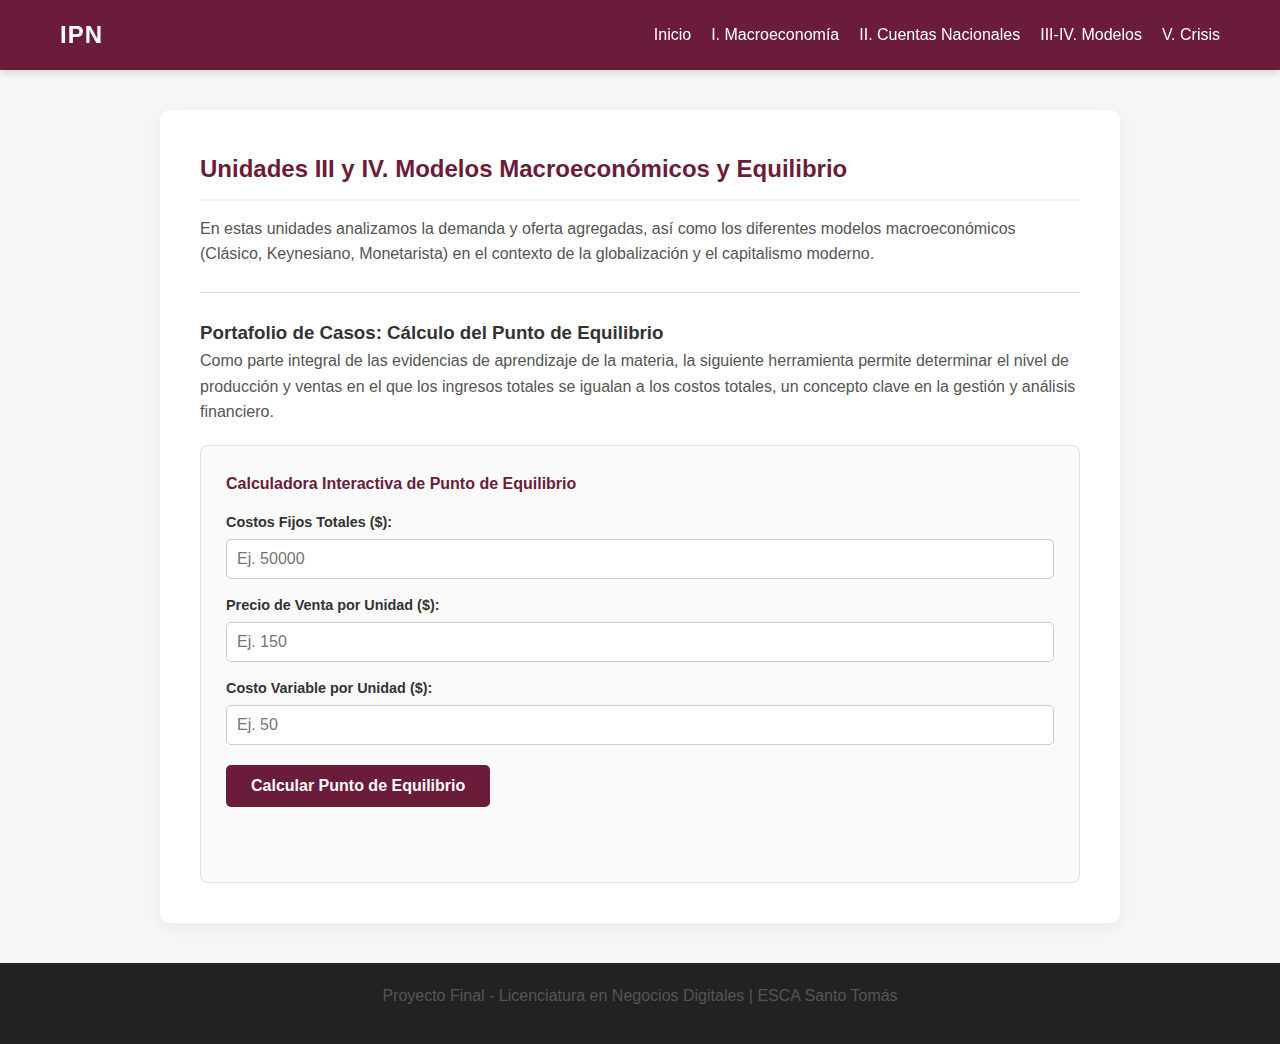
<file: unidad3.html>
<!DOCTYPE html>
<html lang="es">
<head>
    <meta charset="UTF-8">
    <meta name="viewport" content="width=device-width, initial-scale=1.0">
    <title>Unidades III y IV - Modelos y Equilibrio | Proyecto Final</title>
    <link rel="stylesheet" href="styles.css">
</head>
<body>

    <header>
        <nav>
            <div class="logo">IPN</div>
            <ul>
                <li><a href="index.html">Inicio</a></li>
                <li><a href="unidad1.html">I. Macroeconomía</a></li>
                <li><a href="unidad2.html">II. Cuentas Nacionales</a></li>
                <li><a href="unidad3.html">III-IV. Modelos</a></li>
                <li><a href="unidad5.html">V. Crisis</a></li>
            </ul>
        </nav>
    </header>

    <main>
        <section id="unidad3">
            <h2>Unidades III y IV. Modelos Macroeconómicos y Equilibrio</h2>
            <p>En estas unidades analizamos la demanda y oferta agregadas, así como los diferentes modelos macroeconómicos (Clásico, Keynesiano, Monetarista) en el contexto de la globalización y el capitalismo moderno.</p>
            
            <hr style="margin: 25px 0;">

            <h3>Portafolio de Casos: Cálculo del Punto de Equilibrio</h3>
            <p>Como parte integral de las evidencias de aprendizaje de la materia, la siguiente herramienta permite determinar el nivel de producción y ventas en el que los ingresos totales se igualan a los costos totales, un concepto clave en la gestión y análisis financiero.</p>
            
            <div class="calculadora" style="margin-top: 20px;">
                <h4 style="color: #6B1C3A; margin-bottom: 15px;">Calculadora Interactiva de Punto de Equilibrio</h4>
                
                <label for="costos-fijos">Costos Fijos Totales ($):</label>
                <input type="number" id="costos-fijos" placeholder="Ej. 50000">

                <label for="precio-venta">Precio de Venta por Unidad ($):</label>
                <input type="number" id="precio-venta" placeholder="Ej. 150">

                <label for="costo-variable">Costo Variable por Unidad ($):</label>
                <input type="number" id="costo-variable" placeholder="Ej. 50">

                <button onclick="calcularPuntoEquilibrio()">Calcular Punto de Equilibrio</button>

                <div id="resultado-calculadora"></div>
            </div>
        </section>
    </main>

    <footer>
        <p>Proyecto Final - Licenciatura en Negocios Digitales | ESCA Santo Tomás</p>
    </footer>

    <script src="app.js"></script>
</body>
</html>
</file>
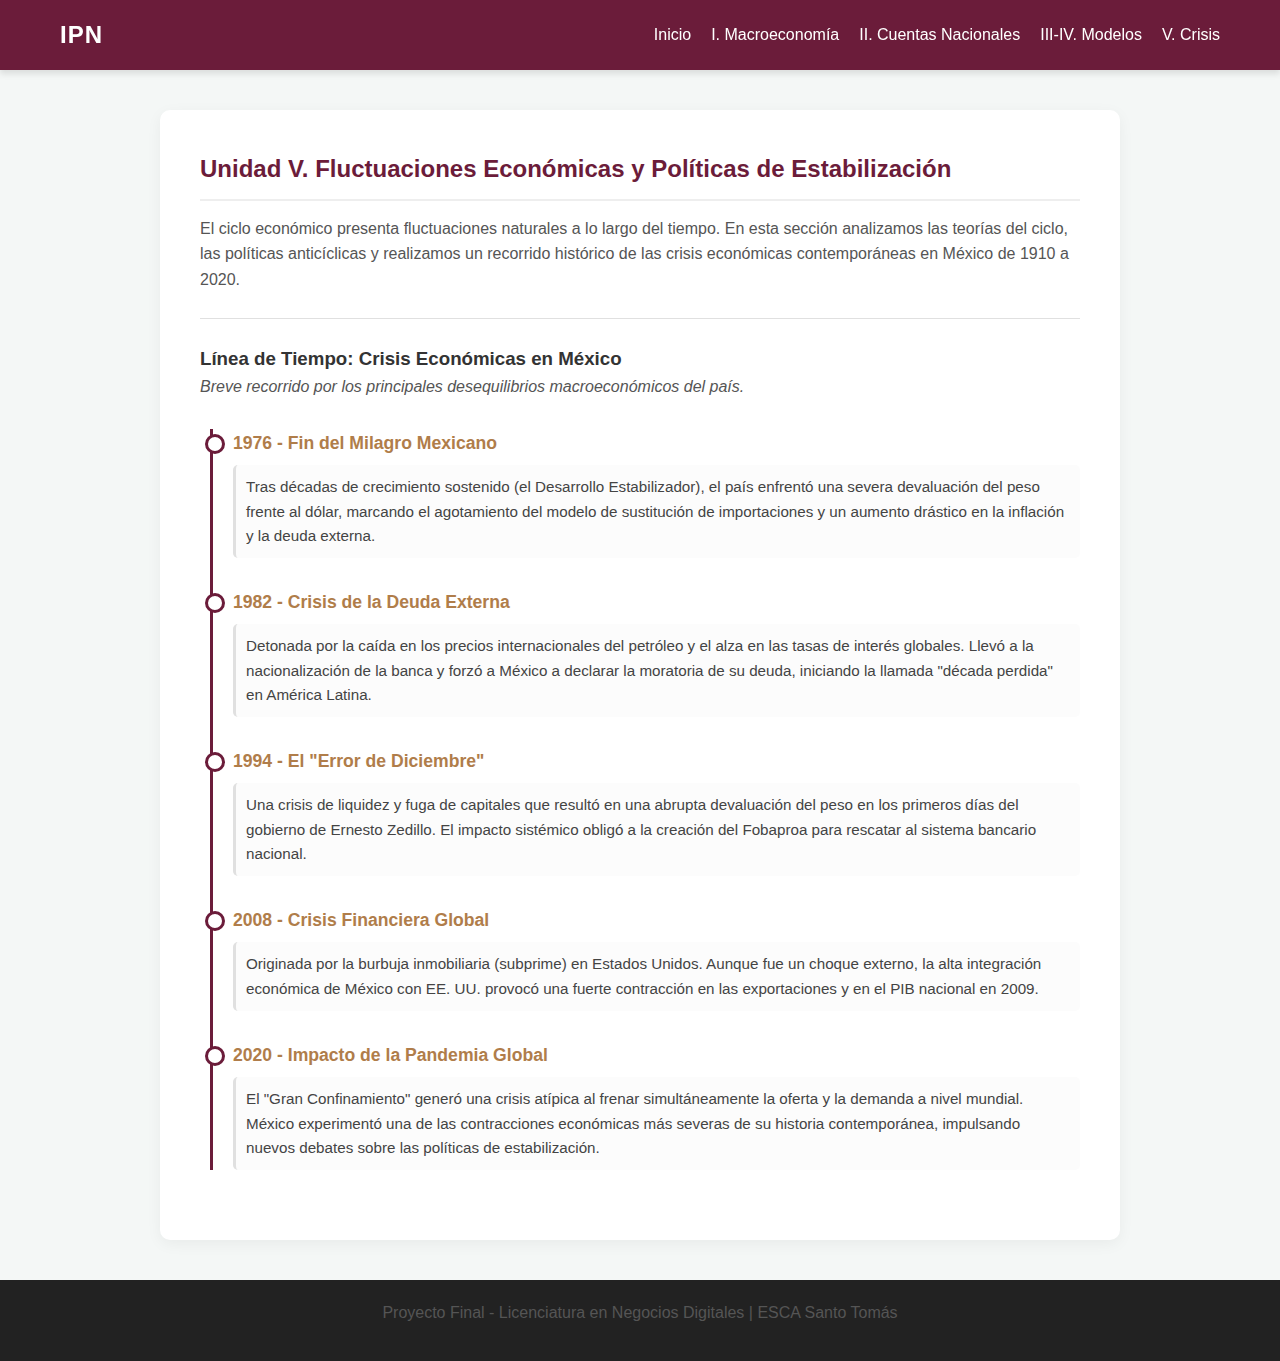
<file: unidad5.html>
<!DOCTYPE html>
<html lang="es">
<head>
    <meta charset="UTF-8">
    <meta name="viewport" content="width=device-width, initial-scale=1.0">
    <title>Unidad V - Fluctuaciones y Crisis | Proyecto Final</title>
    <link rel="stylesheet" href="styles.css">
</head>
<body>

    <header>
        <nav>
            <div class="logo">IPN</div>
            <ul>
                <li><a href="index.html">Inicio</a></li>
                <li><a href="unidad1.html">I. Macroeconomía</a></li>
                <li><a href="unidad2.html">II. Cuentas Nacionales</a></li>
                <li><a href="unidad3.html">III-IV. Modelos</a></li>
                <li><a href="unidad5.html">V. Crisis</a></li>
            </ul>
        </nav>
    </header>

    <main>
        <section id="unidad5">
            <h2>Unidad V. Fluctuaciones Económicas y Políticas de Estabilización</h2>
            <p>El ciclo económico presenta fluctuaciones naturales a lo largo del tiempo. En esta sección analizamos las teorías del ciclo, las políticas anticíclicas y realizamos un recorrido histórico de las crisis económicas contemporáneas en México de 1910 a 2020.</p>
            
            <hr style="margin: 25px 0;">

            <h3>Línea de Tiempo: Crisis Económicas en México</h3>
            <p><em>Breve recorrido por los principales desequilibrios macroeconómicos del país.</em></p>
            
            <div class="linea-tiempo">
                <div class="evento">
                    <h4>1976 - Fin del Milagro Mexicano</h4>
                    <p>Tras décadas de crecimiento sostenido (el Desarrollo Estabilizador), el país enfrentó una severa devaluación del peso frente al dólar, marcando el agotamiento del modelo de sustitución de importaciones y un aumento drástico en la inflación y la deuda externa.</p>
                </div>
                <div class="evento">
                    <h4>1982 - Crisis de la Deuda Externa</h4>
                    <p>Detonada por la caída en los precios internacionales del petróleo y el alza en las tasas de interés globales. Llevó a la nacionalización de la banca y forzó a México a declarar la moratoria de su deuda, iniciando la llamada "década perdida" en América Latina.</p>
                </div>
                <div class="evento">
                    <h4>1994 - El "Error de Diciembre"</h4>
                    <p>Una crisis de liquidez y fuga de capitales que resultó en una abrupta devaluación del peso en los primeros días del gobierno de Ernesto Zedillo. El impacto sistémico obligó a la creación del Fobaproa para rescatar al sistema bancario nacional.</p>
                </div>
                <div class="evento">
                    <h4>2008 - Crisis Financiera Global</h4>
                    <p>Originada por la burbuja inmobiliaria (subprime) en Estados Unidos. Aunque fue un choque externo, la alta integración económica de México con EE. UU. provocó una fuerte contracción en las exportaciones y en el PIB nacional en 2009.</p>
                </div>
                <div class="evento">
                    <h4>2020 - Impacto de la Pandemia Global</h4>
                    <p>El "Gran Confinamiento" generó una crisis atípica al frenar simultáneamente la oferta y la demanda a nivel mundial. México experimentó una de las contracciones económicas más severas de su historia contemporánea, impulsando nuevos debates sobre las políticas de estabilización.</p>
                </div>
            </div>
        </section>
    </main>

    <footer>
        <p>Proyecto Final - Licenciatura en Negocios Digitales | ESCA Santo Tomás</p>
    </footer>

    <script src="app.js"></script>
</body>
</html>
</file>
<file: styles.css>
* {
    margin: 0;
    padding: 0;
    box-sizing: border-box;
    font-family: 'Segoe UI', Roboto, Helvetica, Arial, sans-serif;
}

body {
    background-color: #f4f7f6; /* Gris fondo */
    color: #333;
    line-height: 1.6;
}

/* header */
header {
    background-color: #6B1C3A;
    color: white;
    padding: 1rem 0;
    position: sticky; /*scroll */
    top: 0;
    z-index: 1000;
    box-shadow: 0 4px 6px rgba(0,0,0,0.1);
}

nav {
    display: flex;
    justify-content: space-between;
    align-items: center;
    max-width: 1200px;
    margin: 0 auto;
    padding: 0 20px;
}

.logo {
    font-size: 1.5rem;
    font-weight: bold;
    letter-spacing: 1px;
}

nav ul {
    list-style: none;
    display: flex;
    gap: 20px;
}

nav ul li a {
    color: white;
    text-decoration: none;
    font-weight: 500;
    transition: color 0.3s ease;
}

nav ul li a:hover {
    color: #D4A373; /* Dorado pa cuando pasen mouse */
}

/* 3. SECCIONES PRINCIPALES */
main {
    max-width: 1000px;
    margin: 40px auto;
    padding: 0 20px;
}

/* Se agregó 'article' para que las entradas del blog tengan el mismo diseño */
section, article {
    background-color: white;
    padding: 40px;
    margin-bottom: 30px;
    border-radius: 10px;
    box-shadow: 0 4px 15px rgba(0,0,0,0.05);
}

h2 {
    color: #6B1C3A;
    margin-bottom: 15px;
    border-bottom: 2px solid #eee;
    padding-bottom: 10px;
}

p {
    margin-bottom: 15px;
    color: #555;
}

hr {
    border: 0;
    height: 1px;
    background: #e0e0e0;
    margin: 40px 0;
}

/* footer */
footer {
    text-align: center;
    padding: 20px;
    background-color: #222;
    color: white;
    margin-top: 40px;
}

/* diseño responsivo */
@media (max-width: 768px) {
    nav {
        flex-direction: column;
        gap: 15px;
    }
    
    nav ul {
        flex-wrap: wrap;
        justify-content: center;
    }
    
    /* Se agregó 'article' también en la versión móvil */
    section, article {
        padding: 25px;
    }
} /* <--- ¡AQUÍ SE CERRÓ LA MEDIA QUERY! */

/* CALCULADORA DE PUNTO DE EQUILIBRIO */
.calculadora {
    background: #fafafa;
    padding: 25px;
    border-radius: 8px;
    border: 1px solid #e0e0e0;
    margin-top: 20px;
}

.calculadora h3 {
    margin-bottom: 15px;
    color: #333;
}

.calculadora label {
    display: block;
    margin-top: 15px;
    font-weight: 600;
    font-size: 0.9rem;
}

.calculadora input {
    width: 100%;
    padding: 10px;
    margin-top: 5px;
    border: 1px solid #ccc;
    border-radius: 5px;
    font-size: 1rem;
}

.calculadora button {
    margin-top: 20px;
    background: #6B1C3A;
    color: white;
    border: none;
    padding: 12px 25px;
    cursor: pointer;
    border-radius: 5px;
    font-weight: bold;
    font-size: 1rem;
    transition: background 0.3s;
}

.calculadora button:hover {
    background: #8c244c;
}

#resultado-calculadora {
    margin-top: 20px;
    font-weight: bold;
    font-size: 1.1rem;
    padding: 15px;
    border-radius: 5px;
}

/* LÍNEA DE TIEMPO */
.linea-tiempo {
    border-left: 3px solid #6B1C3A; 
    padding-left: 20px;
    margin-top: 30px;
    margin-left: 10px;
}

.evento {
    margin-bottom: 30px;
    position: relative;
}

.evento::before {
    content: '';
    position: absolute;
    left: -28px;
    top: 5px;
    width: 14px;
    height: 14px;
    background-color: white;
    border: 3px solid #6B1C3A;
    border-radius: 50%;
}

.evento h4 {
    color: #B07D4A; /* Dorado oscurecido para cumplir con normas de accesibilidad de contraste */
    margin-bottom: 8px;
    font-size: 1.1rem;
}

.evento p {
    font-size: 0.95rem;
    color: #444;
    background-color: #fcfcfc;
    padding: 10px;
    border-radius: 5px;
    border-left: 3px solid #e0e0e0;
}

/*TARJETAS DE DATOS ECONÓMICOS  */
.grid-tarjetas {
    display: grid;
    /* Esto hace que las tarjetas se adapten mágicamente al tamaño de la pantalla */
    grid-template-columns: repeat(auto-fit, minmax(280px, 1fr));
    gap: 20px;
    margin-top: 30px;
}

.tarjeta {
    background-color: #ffffff;
    border: 1px solid #e0e0e0;
    border-top: 4px solid #D4A373; /* Borde superior con el tono dorado original */
    border-radius: 8px;
    padding: 20px;
    box-shadow: 0 2px 8px rgba(0,0,0,0.05);
    transition: transform 0.3s ease, box-shadow 0.3s ease;
}

.tarjeta:hover {
    transform: translateY(-5px); /* Efecto de flotar hacia arriba */
    box-shadow: 0 6px 15px rgba(0,0,0,0.1);
}

.tarjeta h3 {
    color: #6B1C3A; 
    font-size: 1.2rem;
    margin-bottom: 12px;
    border-bottom: none;
    padding-bottom: 0;
}

.tarjeta p {
    font-size: 0.95rem;
    color: #555;
    margin-bottom: 10px;
}

.tarjeta ul {
    list-style-type: none; 
    margin-left: 0;
    margin-top: 10px;
    font-size: 0.9rem;
    color: #555;
}

.tarjeta ul li {
    padding-bottom: 5px;
    border-bottom: 1px dashed #eee;
    margin-bottom: 5px;
}

.tarjeta ul li:last-child {
    border-bottom: none;
}

.tarjeta .formula {
    background-color: #f4f7f6;
    padding: 10px;
    text-align: center;
    font-weight: bold;
    color: #333;
    border-radius: 4px;
    letter-spacing: 1px;
    margin: 15px 0;
    font-family: monospace;
    font-size: 1.1rem;
}
</file>
